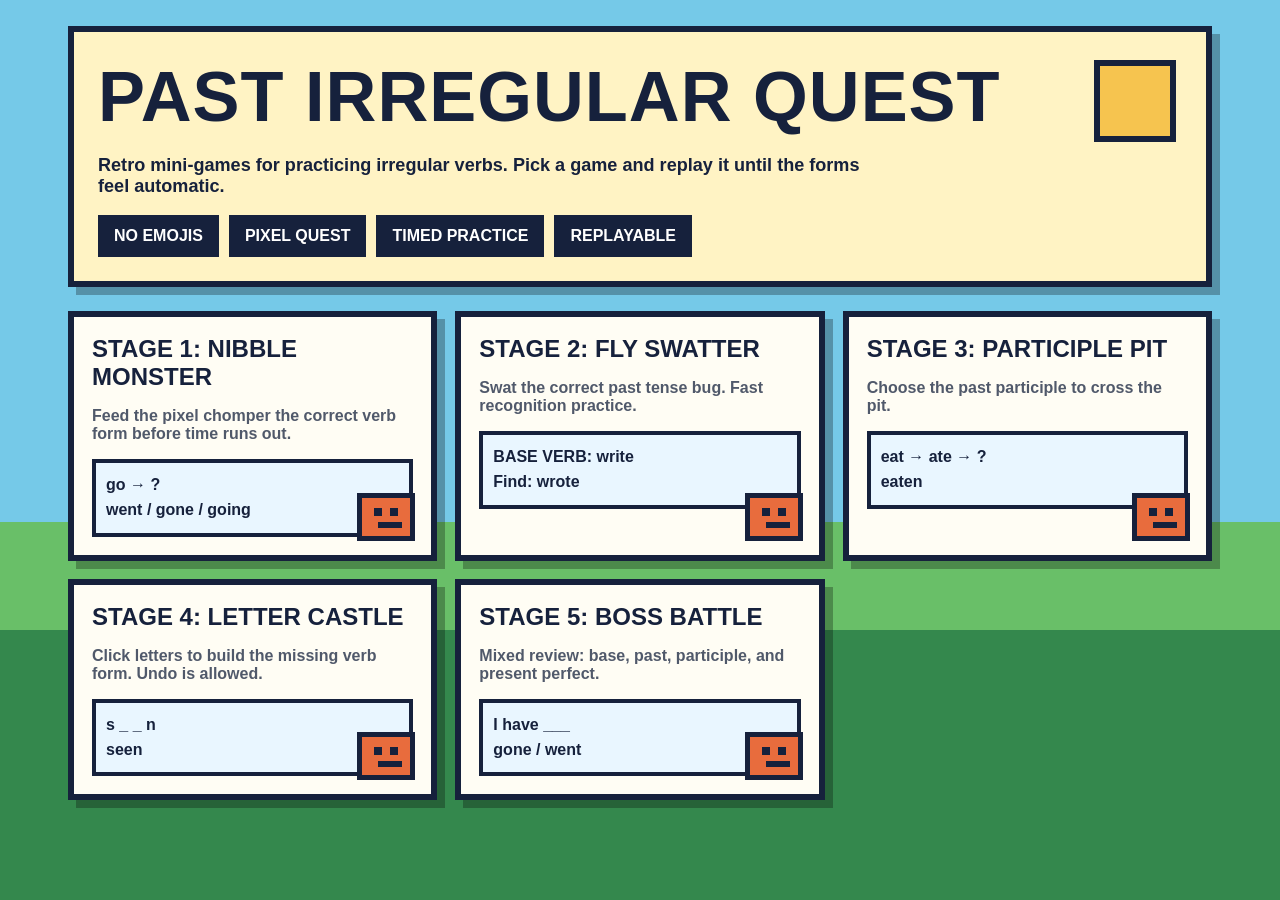
<file: index.html>
<!DOCTYPE html><html><head><meta charset="UTF-8"><meta name="viewport" content="width=device-width,initial-scale=1"><title>Past Irregular Quest</title><link rel="stylesheet" href="style.css"></head><body><div class="page"><section class="hero"><h1>Past Irregular Quest</h1><p>Retro mini-games for practicing irregular verbs. Pick a game and replay it until the forms feel automatic.</p><div class="badges"><div class="badge">NO EMOJIS</div><div class="badge">PIXEL QUEST</div><div class="badge">TIMED PRACTICE</div><div class="badge">REPLAYABLE</div></div></section><section class="map">
<a class="card" href="nibble_monster.html"><h2>Stage 1: Nibble Monster</h2><p>Feed the pixel chomper the correct verb form before time runs out.</p><div class="sample">go → ?<br>went / gone / going</div><div class="monster"><span></span></div></a>
<a class="card" href="fly_swatter.html"><h2>Stage 2: Fly Swatter</h2><p>Swat the correct past tense bug. Fast recognition practice.</p><div class="sample">BASE VERB: write<br>Find: wrote</div><div class="monster"><span></span></div></a>
<a class="card" href="participle_pit.html"><h2>Stage 3: Participle Pit</h2><p>Choose the past participle to cross the pit.</p><div class="sample">eat → ate → ?<br>eaten</div><div class="monster"><span></span></div></a>
<a class="card" href="letter_castle.html"><h2>Stage 4: Letter Castle</h2><p>Click letters to build the missing verb form. Undo is allowed.</p><div class="sample">s _ _ n<br>seen</div><div class="monster"><span></span></div></a>
<a class="card" href="boss_battle.html"><h2>Stage 5: Boss Battle</h2><p>Mixed review: base, past, participle, and present perfect.</p><div class="sample">I have ___<br>gone / went</div><div class="monster"><span></span></div></a>
</section></div></body></html>
</file>
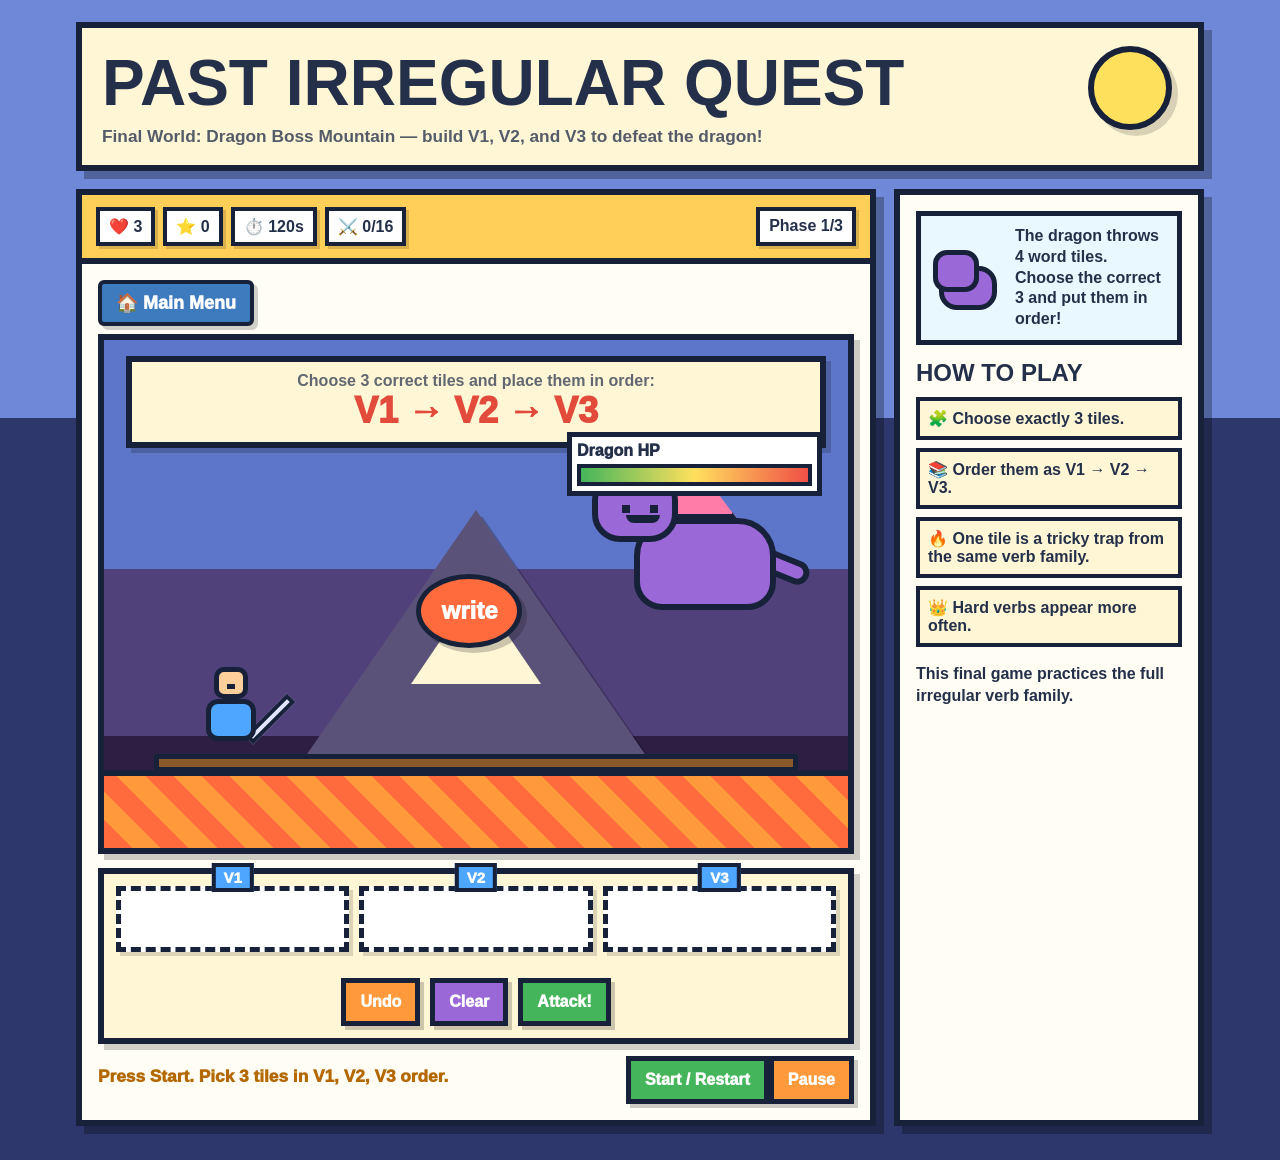
<file: boss_battle.html>
<!DOCTYPE html>
<html lang="en">
<head>
<meta charset="UTF-8">
<meta name="viewport" content="width=device-width,initial-scale=1">
<title>Past Irregular Quest - Dragon Boss Mountain</title>
<style>
:root{
  --ink:#24304a;--line:#17213a;--sky:#6f89d8;--night:#2d376b;--lava:#ff6b3d;
  --cream:#fff6d6;--yellow:#ffe05d;--orange:#ff9a3c;--pink:#ff7ba8;--red:#f04f46;
  --purple:#9b68d8;--blue:#4ea6ff;--green:#44b55a;--white:#fffdf4;--shadow:rgba(0,0,0,.28)
}
*{box-sizing:border-box}
body{margin:0;min-height:100vh;font-family:"Trebuchet MS","Century Gothic",Arial,sans-serif;color:var(--ink);background:radial-gradient(circle at 15% 14%,#fff 0 3px,transparent 4px),radial-gradient(circle at 55% 8%,#fff 0 3px,transparent 4px),radial-gradient(circle at 82% 18%,#fff 0 4px,transparent 5px),linear-gradient(var(--sky) 0 36%,var(--night) 36% 100%);overflow-x:hidden}
.page{max-width:1160px;margin:0 auto;padding:22px 16px 34px}
.header{background:var(--cream);border:6px solid var(--line);box-shadow:8px 8px 0 var(--shadow);padding:18px 20px;position:relative;overflow:hidden}
.header:after{content:"";position:absolute;right:26px;top:18px;width:72px;height:72px;background:var(--yellow);border:6px solid var(--line);border-radius:50%;box-shadow:6px 6px 0 rgba(0,0,0,.15)}
h1{margin:0;font-size:clamp(2rem,5vw,4rem);text-transform:uppercase}.subtitle{font-weight:900;font-size:1.08rem;margin-top:6px;color:rgba(36,48,74,.78)}
.layout{display:grid;grid-template-columns:1fr 310px;gap:18px;margin-top:18px}@media(max-width:930px){.layout{grid-template-columns:1fr}}
.panel,.side{background:var(--white);border:6px solid var(--line);box-shadow:8px 8px 0 var(--shadow)}
.topbar{padding:12px 14px;background:#ffcf58;border-bottom:6px solid var(--line);display:flex;justify-content:space-between;gap:10px;flex-wrap:wrap;font-weight:900}
.badges{display:flex;gap:8px;flex-wrap:wrap}.badge{background:#fff;border:4px solid var(--line);padding:6px 9px;box-shadow:3px 3px 0 rgba(0,0,0,.15)}
.gamewrap{padding:16px}
.battle{position:relative;width:100%;max-width:780px;min-height:520px;margin:0 auto;border:6px solid var(--line);background:linear-gradient(#5e76c9 0 45%,#51417b 45% 78%,#2d1e44 78% 100%);box-shadow:6px 6px 0 rgba(0,0,0,.2);overflow:hidden;padding:14px}
.mountain{position:absolute;bottom:78px;border-left:180px solid transparent;border-right:180px solid transparent;border-bottom:260px solid #5b527a;left:50%;transform:translateX(-50%);filter:drop-shadow(6px 6px 0 rgba(0,0,0,.22))}
.mountain:after{content:"";position:absolute;left:-65px;top:78px;border-left:65px solid transparent;border-right:65px solid transparent;border-bottom:96px solid #fff6d6}
.lava{position:absolute;left:0;right:0;bottom:0;height:78px;background:repeating-linear-gradient(45deg,#ff6b3d 0 20px,#ff9a3c 20px 40px);border-top:6px solid var(--line)}
.platform{position:absolute;left:50px;right:50px;bottom:76px;height:18px;background:#8b5a2b;border:5px solid var(--line)}
.dragon{position:absolute;right:72px;top:120px;width:190px;height:150px;z-index:5}
.dragonBody{position:absolute;right:0;bottom:0;width:142px;height:92px;background:#9b68d8;border:6px solid var(--line);border-radius:38px 38px 28px 28px}
.dragonHead{position:absolute;left:6px;top:12px;width:86px;height:70px;background:#9b68d8;border:6px solid var(--line);border-radius:28px}
.dragonHead:before{content:"";position:absolute;left:10px;top:-26px;border-left:14px solid transparent;border-right:14px solid transparent;border-bottom:32px solid #ffe05d}
.dragonEye{position:absolute;top:27px;width:8px;height:8px;background:var(--line)}.de1{left:24px}.de2{left:52px}
.dragonMouth{position:absolute;left:28px;bottom:13px;width:34px;height:8px;background:var(--line);border-radius:0 0 12px 12px}.wing{position:absolute;right:38px;top:-2px;width:72px;height:62px;background:#ff7ba8;border:6px solid var(--line);clip-path:polygon(0 100%,35% 0,100% 100%)}.tail{position:absolute;right:-35px;bottom:34px;width:70px;height:24px;background:#9b68d8;border:6px solid var(--line);border-radius:30px;transform:rotate(22deg)}
.dragon.hit{animation:dragonHit .28s}@keyframes dragonHit{0%{transform:translateX(0)}25%{transform:translateX(8px)}50%{transform:translateX(-8px)}75%{transform:translateX(5px)}100%{transform:translateX(0)}}
.hero{position:absolute;left:92px;bottom:99px;width:68px;height:82px;z-index:6}.heroHead{position:absolute;left:18px;top:0;width:34px;height:32px;background:#ffcf9b;border:5px solid var(--line);border-radius:10px}.heroBody{position:absolute;left:10px;top:32px;width:50px;height:42px;background:#4ea6ff;border:5px solid var(--line);border-radius:12px}.heroHead:before,.heroHead:after{content:"";position:absolute;top:12px;width:5px;height:5px;background:var(--line)}.heroHead:before{left:8px}.heroHead:after{right:8px}.sword{position:absolute;right:-12px;top:22px;width:12px;height:60px;background:#dfe8ff;border:4px solid var(--line);transform:rotate(45deg)}
.promptBox{position:absolute;left:22px;top:16px;right:22px;background:#fff6d6;border:6px solid var(--line);box-shadow:5px 5px 0 rgba(0,0,0,.18);padding:10px;text-align:center;z-index:15}
.promptBox .small{font-weight:900;color:rgba(36,48,74,.72)}.promptBox .verb{font-size:clamp(1.35rem,4vw,2.25rem);font-weight:1000;color:#e24a3b;text-transform:uppercase}
.hpWrap{position:absolute;right:26px;top:92px;width:255px;background:white;border:5px solid var(--line);z-index:20;padding:5px}.hpLabel{font-weight:1000;margin-bottom:4px}.hpBar{height:22px;background:#ddd;border:4px solid var(--line);overflow:hidden}.hpFill{height:100%;width:100%;background:linear-gradient(90deg,#44b55a,#ffe05d,#f04f46);transition:.25s}
.fireball{position:absolute;left:42%;top:46%;z-index:12;background:#ff6b3d;border:5px solid var(--line);border-radius:50%;padding:18px 20px;font-weight:1000;font-size:24px;box-shadow:5px 5px 0 rgba(0,0,0,.2);text-align:center;color:#fff}
.answerZone{margin-top:14px;border:6px solid var(--line);background:#fff6d6;padding:12px;box-shadow:6px 6px 0 rgba(0,0,0,.18)}
.slots{display:grid;grid-template-columns:repeat(3,1fr);gap:10px;margin-bottom:14px}
.slot{min-height:66px;background:#fff;border:5px dashed var(--line);display:flex;align-items:center;justify-content:center;font-size:22px;font-weight:1000;box-shadow:4px 4px 0 rgba(0,0,0,.14);position:relative}
.slot:before{position:absolute;top:-28px;left:50%;transform:translateX(-50%);background:var(--blue);color:white;border:4px solid var(--line);padding:2px 8px;font-size:15px}
#slot0:before{content:"V1"}#slot1:before{content:"V2"}#slot2:before{content:"V3"}
.tileGrid{display:grid;grid-template-columns:repeat(4,1fr);gap:10px}
@media(max-width:560px){.tileGrid{grid-template-columns:repeat(2,1fr)}.slots{grid-template-columns:1fr}}
.tile{min-height:58px;border:5px solid var(--line);background:#ffe05d;color:var(--line);font-size:21px;font-weight:1000;box-shadow:4px 4px 0 rgba(0,0,0,.16);cursor:pointer}.tile:hover{background:#ffed8a;transform:translateY(-2px)}.tile:disabled{opacity:.28;cursor:default;transform:none}
.actionRow{display:flex;gap:10px;flex-wrap:wrap;justify-content:center;margin-top:12px}
.controls{margin-top:12px;display:flex;gap:10px;justify-content:space-between;align-items:center;flex-wrap:wrap}
button{font-family:inherit;font-weight:1000;border:5px solid var(--line);background:#55a6ff;color:#fff;padding:10px 14px;box-shadow:4px 4px 0 rgba(0,0,0,.2);cursor:pointer;font-size:1rem}button:hover{filter:brightness(1.08)}button.orange{background:var(--orange)}button.green{background:var(--green)}button.pink{background:#ff7ba8}button.purple{background:var(--purple)}
#feedback{font-weight:1000;min-height:28px;font-size:1.08rem}.good{color:#238c3a}.bad{color:#d33a30}.warn{color:#b36800}
.battle.panic{animation:panicShake .15s infinite;border-color:#ff6b3d}@keyframes panicShake{0%{transform:translateX(0)}25%{transform:translateX(-3px)}50%{transform:translateX(3px)}75%{transform:translateX(-2px)}100%{transform:translateX(0)}}
.flashText{position:absolute;left:50%;top:46%;transform:translate(-50%,-50%);z-index:80;font-size:58px;font-weight:1000;color:#ffe05d;text-shadow:4px 4px 0 #fff,8px 8px 0 var(--line);animation:pop .75s forwards;pointer-events:none;white-space:nowrap}@keyframes pop{0%{transform:translate(-50%,-50%) scale(.25);opacity:0}35%{transform:translate(-50%,-50%) scale(1.15);opacity:1}100%{transform:translate(-50%,-80%) scale(.8);opacity:0}}
.side{padding:16px}.side h2{margin:0 0 10px;text-transform:uppercase}.dragon-card{display:grid;grid-template-columns:72px 1fr;gap:12px;align-items:center;background:#e9f8ff;border:5px solid var(--line);padding:10px;margin-bottom:14px}.miniDragon{width:66px;height:60px;position:relative}.miniDragon:before{content:"";position:absolute;left:8px;top:18px;width:48px;height:34px;background:#9b68d8;border:5px solid var(--line);border-radius:18px}.miniDragon:after{content:"";position:absolute;left:2px;top:2px;width:36px;height:32px;background:#9b68d8;border:5px solid var(--line);border-radius:14px}
.speech{font-weight:900;line-height:1.3}.legend{display:grid;gap:8px;margin-top:10px}.legend div{border:4px solid var(--line);background:#fff6d6;padding:8px;font-weight:900}
.end{display:none;position:fixed;inset:0;background:rgba(20,30,55,.72);z-index:90;align-items:center;justify-content:center;padding:20px}.endbox{background:#fff6d6;border:7px solid var(--line);box-shadow:10px 10px 0 rgba(0,0,0,.28);padding:22px;max-width:560px;text-align:center}.endbox h2{font-size:2.2rem;margin:0 0 8px;text-transform:uppercase}.progress{height:26px;border:5px solid var(--line);background:#fff;margin:12px 0;overflow:hidden}.progressfill{height:100%;background:linear-gradient(90deg,#44b55a,#ffe06b,#ff7ba8);width:20%}

.back-home-button{
  display:inline-block;
  margin-bottom:8px;
  padding:8px 14px;
  background:#3e7abe;
  color:white;
  text-decoration:none;
  font-size:18px;
  font-weight:1000;
  border:4px solid var(--line,#17213a);
  border-radius:6px;
  box-shadow:4px 4px 0 rgba(0,0,0,.18);
}
.back-home-button:hover{background:#2b5f97}

</style>
</head>
<body>
<div class="page">
<section class="header"><h1>Past Irregular Quest</h1><div class="subtitle">Final World: Dragon Boss Mountain — build V1, V2, and V3 to defeat the dragon!</div></section>
<main class="layout">
<section class="panel">
<div class="topbar"><div class="badges"><div class="badge">❤️ <span id="lives">3</span></div><div class="badge">⭐ <span id="score">0</span></div><div class="badge" id="timeBadge">⏱️ <span id="time">120</span>s</div><div class="badge">⚔️ <span id="hits">0</span>/16</div></div><div class="badge">Phase <span id="phase">1</span>/3</div></div>
<div class="gamewrap">
<a href="index.html" class="back-home-button">🏠 Main Menu</a>
<div class="battle" id="battle">
  <div class="mountain"></div><div class="lava"></div><div class="platform"></div>
  <div class="promptBox"><div class="small">Choose 3 correct tiles and place them in order:</div><div class="verb">V1 → V2 → V3</div></div>
  <div class="hpWrap"><div class="hpLabel">Dragon HP</div><div class="hpBar"><div class="hpFill" id="hpFill"></div></div></div>
  <div class="dragon" id="dragon"><div class="wing"></div><div class="tail"></div><div class="dragonBody"></div><div class="dragonHead"><div class="dragonEye de1"></div><div class="dragonEye de2"></div><div class="dragonMouth"></div></div></div>
  <div class="hero"><div class="sword"></div><div class="heroHead"></div><div class="heroBody"></div></div>
  <div class="fireball" id="fireball">write</div>
</div>
<div class="answerZone">
  <div class="slots"><div class="slot" id="slot0"></div><div class="slot" id="slot1"></div><div class="slot" id="slot2"></div></div>
  <div class="tileGrid" id="tiles"></div>
  <div class="actionRow"><button class="orange" onclick="undo()">Undo</button><button class="purple" onclick="clearSlots()">Clear</button><button class="green" onclick="checkAnswer()">Attack!</button></div>
</div>
<div class="controls"><div id="feedback" class="warn">Press Start. Pick 3 tiles in V1, V2, V3 order.</div><div><button class="green" onclick="startGame()">Start / Restart</button><button class="orange" onclick="pauseGame()">Pause</button></div></div>
</div>
</section>
<aside class="side">
<div class="dragon-card"><div class="miniDragon"></div><div class="speech" id="speech">The dragon throws 4 word tiles. Choose the correct 3 and put them in order!</div></div>
<h2>How to Play</h2>
<div class="legend"><div>🧩 Choose exactly 3 tiles.</div><div>📚 Order them as V1 → V2 → V3.</div><div>🔥 One tile is a tricky trap from the same verb family.</div><div>👑 Hard verbs appear more often.</div></div>
<p style="font-weight:900;line-height:1.4">This final game practices the full irregular verb family.</p>
</aside>
</main>
</div>
<div class="end" id="end"><div class="endbox"><h2 id="endTitle">Dragon Defeated!</h2><p id="endText">Great work!</p><div class="progress"><div class="progressfill" id="progressfill"></div></div><button class="green" onclick="closeEnd();startGame()">Play Again</button><button class="pink" onclick="closeEnd()">Back</button></div></div>
<script>
const easy=[["go","went","gone"],["eat","ate","eaten"],["see","saw","seen"],["run","ran","run"],["come","came","come"],["do","did","done"],["make","made","made"],["take","took","taken"],["give","gave","given"],["have","had","had"]];
const medium=[["bring","brought","brought"],["buy","bought","bought"],["catch","caught","caught"],["teach","taught","taught"],["think","thought","thought"],["find","found","found"],["tell","told","told"],["sell","sold","sold"],["send","sent","sent"],["keep","kept","kept"]];
const hard=[["choose","chose","chosen"],["drive","drove","driven"],["forget","forgot","forgotten"],["speak","spoke","spoken"],["ride","rode","ridden"],["write","wrote","written"],["throw","threw","thrown"],["know","knew","known"],["swim","swam","swum"],["drink","drank","drunk"]];
const trapMap={
go:["goed","goes","going","gone"],
eat:["eated","eats","eating","ate"],
see:["seed","sees","seeing","saw"],
run:["runned","runs","running","ran"],
come:["comed","comes","coming","came"],
do:["doed","does","doing","did"],
make:["maked","makes","making","made"],
take:["taked","takes","taking","took"],
give:["gived","gives","giving","gave"],
have:["haved","has","having","had"],
bring:["bringed","brung","brings","broughten"],
buy:["buyed","buys","buying","boughten"],
catch:["catched","catches","catching","caughted"],
teach:["teached","teaches","teaching","taughted"],
think:["thinked","thinks","thinking","thoughted"],
find:["finded","finds","finding","founden"],
tell:["telled","tells","telling","tolded"],
sell:["selled","sells","selling","solded"],
send:["sended","sends","sending","sented"],
keep:["keeped","keeps","keeping","kepted"],
choose:["choosed","chooses","choosing","chosed"],
drive:["drived","drives","driving","droven"],
forget:["forgetted","forgets","forgetting","forgoten"],
speak:["speaked","speaks","speaking","spoked"],
ride:["rided","rides","riding","roden"],
write:["writed","writes","writing","writen"],
throw:["throwed","throws","throwing","throwen"],
know:["knowed","knows","knowing","knewn"],
swim:["swimmed","swims","swimming","swamed"],
drink:["drinked","drinks","drinking","drunken"]
};
let score,lives,time,hits,phase,paused,timer,current,answer,selected=[],used=[],started=false,locked=false,lastBeep=99;
const battle=document.getElementById("battle"),dragon=document.getElementById("dragon"),tiles=document.getElementById("tiles"),fireball=document.getElementById("fireball");
function pick(a){return a[Math.floor(Math.random()*a.length)]}function shuffle(a){return a.sort(()=>Math.random()-.5)}
function startGame(){clearInterval(timer);score=0;lives=3;time=120;hits=0;phase=1;paused=false;started=true;locked=false;lastBeep=99;battle.classList.remove("panic");document.getElementById("timeBadge").classList.remove("danger");newQuestion();ui();fb("Choose V1, V2, V3 in order!","warn");say("Final battle! Build the verb family!");timer=setInterval(()=>{if(!paused){time--;panicTick();if(time<=0)end(false);ui()}},1000)}
function pauseGame(){if(!started)return;paused=!paused;fb(paused?"Paused.":"Fight!","warn")}
function ui(){document.getElementById("score").textContent=score;document.getElementById("lives").textContent=lives;document.getElementById("time").textContent=time;document.getElementById("hits").textContent=hits;document.getElementById("phase").textContent=phase;document.getElementById("hpFill").style.width=Math.max(0,100-(hits/16*100))+"%"}
function newQuestion(){
 locked=false;selected=[];used=[];clearSlotText();
 phase=hits<5?1:hits<10?2:3;
 const pool=phase===1?easy.concat(medium,hard):phase===2?medium.concat(hard,hard):hard.concat(hard,hard,hard,medium);
 current=pick(pool);answer=[...current];fireball.textContent=current[0];
 let possibleTraps=(trapMap[current[0]]||[current[0]+"ed",current[0]+"s",current[0]+"ing"]).filter(t=>!answer.includes(t));
let trap=pick(possibleTraps);
 let opts=shuffle([...answer,trap]);
 tiles.innerHTML="";
 opts.forEach((w,i)=>{let b=document.createElement("button");b.className="tile";b.textContent=w;b.onclick=()=>pickTile(w,i,b);tiles.appendChild(b)});
}
function pickTile(w,i,b){if(locked||paused||!started||used.includes(i)||selected.length>=3)return;selected.push(w);used.push(i);b.disabled=true;document.getElementById("slot"+(selected.length-1)).textContent=w}
function undo(){if(locked||selected.length===0)return;selected.pop();used.pop();renderTileDisabled();clearSlotText();selected.forEach((w,i)=>document.getElementById("slot"+i).textContent=w)}
function clearSlots(){if(locked)return;selected=[];used=[];renderTileDisabled();clearSlotText()}
function renderTileDisabled(){[...tiles.children].forEach((b,i)=>b.disabled=used.includes(i))}
function clearSlotText(){for(let i=0;i<3;i++)document.getElementById("slot"+i).textContent=""}
function checkAnswer(){
 if(locked||paused||!started)return;
 if(selected.length<3){fb("Choose 3 tiles first: V1, V2, V3.","bad");beep("bad");return}
 locked=true;
 const ok=JSON.stringify(selected)===JSON.stringify(answer);
 if(ok){
   hits++;score+=phase===3?20:15;dragon.classList.add("hit");setTimeout(()=>dragon.classList.remove("hit"),300);
   flash("HIT!");beep("good");say(pick(["Perfect family!","Dragon weakened!","V1, V2, V3 power!"]));fb("Correct! "+answer.join(" → "),"good");
   if(hits>=16){setTimeout(()=>end(true),750);ui();return}
   setTimeout(()=>{newQuestion();ui()},850);
 }else{
   lives--;beep("bad");flash("OUCH!");fb("Wrong order! Correct: "+answer.join(" → "),"bad");say("The dragon attacks!");
   if(lives<=0){setTimeout(()=>end(false),800);ui();return}
   setTimeout(()=>{newQuestion();ui()},1250);
 }
 ui();
}
function flash(txt){const f=document.createElement("div");f.className="flashText";f.textContent=txt;battle.appendChild(f);setTimeout(()=>f.remove(),800)}
function fb(m,cl){let e=document.getElementById("feedback");e.textContent=m;e.className=cl}
function say(m){document.getElementById("speech").textContent=m}
function panicTick(){const tb=document.getElementById("timeBadge");if(time<=20){tb.classList.add("danger");battle.classList.add("panic")}if(time<=10&&time!==lastBeep){beep("tick");flash(time);lastBeep=time}}
function beep(type){try{const a=new(window.AudioContext||window.webkitAudioContext)(),o=a.createOscillator(),g=a.createGain();o.connect(g);g.connect(a.destination);o.frequency.value=type==="bad"?160:type==="tick"?520:880;g.gain.value=type==="tick"?.055:.08;o.type=type==="tick"?"sawtooth":"square";o.start();o.stop(a.currentTime+(type==="tick"?.08:.14))}catch(e){}}
function end(win){clearInterval(timer);started=false;battle.classList.remove("panic");document.getElementById("end").style.display="flex";document.getElementById("endTitle").textContent=win?"Dragon Defeated!":"Try Again!";document.getElementById("endText").innerHTML=win?`Score: <b>${score}</b><br>Dragon defeated. Past Irregular Quest complete!`:`Score: <b>${score}</b><br>Hits landed: <b>${hits}</b>/16<br>Train and fight again!`;document.getElementById("progressfill").style.width=Math.min(100,hits/16*100)+"%"}
function closeEnd(){document.getElementById("end").style.display="none"}
</script>
</body>
</html>
</file>
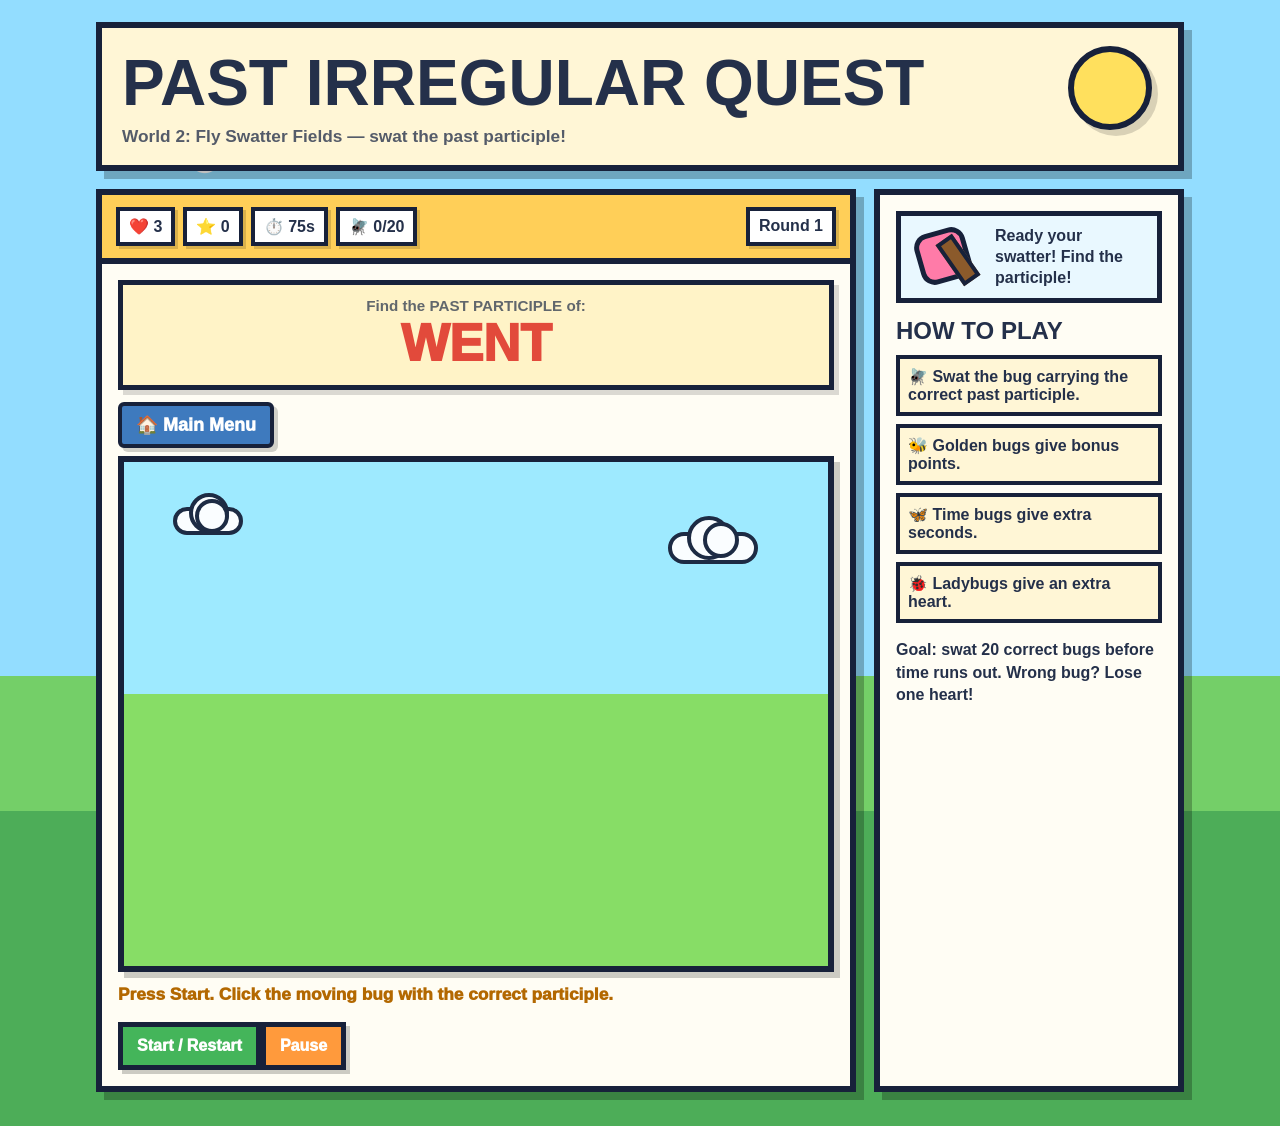
<file: fly_swatter.html>
<!DOCTYPE html>
<html lang="en">
<head>
<meta charset="UTF-8">
<meta name="viewport" content="width=device-width,initial-scale=1">
<title>Past Irregular Quest - Fly Swatter Fields</title>
<style>
:root{
  --ink:#24304a;--line:#17213a;--sky:#93ddff;--grass:#74cf68;--hill:#4dad58;
  --cream:#fff6d6;--yellow:#ffe05d;--orange:#ff9a3c;--pink:#ff7ba8;--red:#f04f46;
  --purple:#9b68d8;--blue:#4ea6ff;--green:#44b55a;--white:#fffdf4;--shadow:rgba(0,0,0,.25)
}
*{box-sizing:border-box}
body{
  margin:0;min-height:100vh;font-family:"Trebuchet MS","Century Gothic",Arial,sans-serif;color:var(--ink);
  background:
    radial-gradient(circle at 11% 13%,#fff 0 18px,transparent 19px),
    radial-gradient(circle at 16% 14%,#fff 0 15px,transparent 16px),
    radial-gradient(circle at 82% 10%,#fff 0 22px,transparent 23px),
    linear-gradient(var(--sky) 0 60%,var(--grass) 60% 72%,var(--hill) 72%);
  overflow-x:hidden;
}
.page{max-width:1120px;margin:0 auto;padding:22px 16px 34px}
.header{background:var(--cream);border:6px solid var(--line);box-shadow:8px 8px 0 var(--shadow);padding:18px 20px;position:relative;overflow:hidden}
.header:after{content:"";position:absolute;right:26px;top:18px;width:72px;height:72px;background:var(--yellow);border:6px solid var(--line);border-radius:50%;box-shadow:6px 6px 0 rgba(0,0,0,.15)}
h1{margin:0;font-size:clamp(2rem,5vw,4rem);text-transform:uppercase}.subtitle{font-weight:900;font-size:1.08rem;margin-top:6px;color:rgba(36,48,74,.78)}
.layout{display:grid;grid-template-columns:1fr 310px;gap:18px;margin-top:18px}@media(max-width:900px){.layout{grid-template-columns:1fr}}
.panel,.side{background:var(--white);border:6px solid var(--line);box-shadow:8px 8px 0 var(--shadow)}
.topbar{padding:12px 14px;background:#ffcf58;border-bottom:6px solid var(--line);display:flex;justify-content:space-between;gap:10px;flex-wrap:wrap;font-weight:900}
.badges{display:flex;gap:8px;flex-wrap:wrap}.badge{background:#fff;border:4px solid var(--line);padding:6px 9px;box-shadow:3px 3px 0 rgba(0,0,0,.15)}
.gamewrap{padding:16px}.prompt{background:#fff3c7;border:5px solid var(--line);padding:12px;margin-bottom:12px;text-align:center;box-shadow:5px 5px 0 rgba(0,0,0,.14)}
.prompt .small{font-size:.95rem;font-weight:900;color:rgba(36,48,74,.72)}.prompt .verb{font-size:clamp(2rem,5vw,3.2rem);font-weight:1000;text-transform:uppercase;color:#e24a3b}
#field{position:relative;width:100%;max-width:760px;aspect-ratio:1/.72;margin:0 auto;border:6px solid var(--line);background:linear-gradient(#9eeaff 0 46%,#87dd66 46% 100%);box-shadow:6px 6px 0 rgba(0,0,0,.2);overflow:hidden;cursor:crosshair}
.cloud{position:absolute;background:white;border:4px solid var(--line);border-radius:999px;opacity:.95}.cloud:before,.cloud:after{content:"";position:absolute;background:white;border:4px solid var(--line);border-radius:50%}
.c1{left:7%;top:9%;width:70px;height:28px}.c1:before{left:12px;top:-18px;width:32px;height:32px}.c1:after{right:10px;top:-12px;width:26px;height:26px}
.c2{right:10%;top:14%;width:90px;height:32px}.c2:before{left:15px;top:-20px;width:36px;height:36px}.c2:after{right:15px;top:-14px;width:28px;height:28px}
.flower{position:absolute;width:10px;height:10px;border-radius:50%;background:var(--pink);border:2px solid var(--line)}
.bug{
  position:absolute;width:118px;height:62px;display:flex;align-items:center;justify-content:center;
  font-weight:1000;color:var(--line);text-align:center;user-select:none;transition:transform .08s;
}
.bug:hover{transform:scale(1.08)}
.bug-body{position:absolute;inset:12px 16px 10px;border:5px solid var(--line);border-radius:24px;background:#6cc6ff;box-shadow:4px 4px 0 rgba(0,0,0,.17)}
.bug.bee .bug-body{background:repeating-linear-gradient(90deg,#ffe05d 0 16px,#ff9a3c 16px 30px)}
.bug.lady .bug-body{background:#f04f46}
.bug.butter .bug-body{background:linear-gradient(90deg,#ff7ba8,#ffe05d,#49a6ff)}
.wing{position:absolute;width:33px;height:28px;background:rgba(255,255,255,.8);border:4px solid var(--line);border-radius:50%;top:0}
.w1{left:12px}.w2{right:12px}
.eye{position:absolute;width:7px;height:7px;background:var(--line);top:26px;z-index:2}.e1{left:34px}.e2{right:34px}
.word{position:relative;z-index:4;background:rgba(255,255,255,.78);border:3px solid var(--line);padding:3px 8px;font-size:18px;box-shadow:2px 2px 0 rgba(0,0,0,.12)}
.splat{position:absolute;z-index:20;pointer-events:none;font-size:42px;font-weight:1000;color:#f04f46;text-shadow:3px 3px 0 #fff,5px 5px 0 var(--line);animation:pop .34s forwards}
@keyframes pop{0%{transform:scale(.3) rotate(-15deg);opacity:0}50%{transform:scale(1.2) rotate(8deg);opacity:1}100%{transform:scale(.8);opacity:0}}
.controls{margin-top:12px;display:flex;gap:10px;justify-content:space-between;align-items:center;flex-wrap:wrap}
button{font-family:inherit;font-weight:1000;border:5px solid var(--line);background:#55a6ff;color:#fff;padding:10px 14px;box-shadow:4px 4px 0 rgba(0,0,0,.2);cursor:pointer;font-size:1rem}
button:hover{filter:brightness(1.08)}button.orange{background:var(--orange)}button.green{background:var(--green)}button.pink{background:#ff7ba8}
#feedback{font-weight:1000;min-height:28px;font-size:1.08rem}.good{color:#238c3a}.bad{color:#d33a30}.warn{color:#b36800}
.side{padding:16px}.side h2{margin:0 0 10px;text-transform:uppercase}
.swatter-card{display:grid;grid-template-columns:72px 1fr;gap:12px;align-items:center;background:#e9f8ff;border:5px solid var(--line);padding:10px;margin-bottom:14px}
.swatter{width:62px;height:62px;position:relative}.swatter:before{content:"";position:absolute;left:6px;top:4px;width:42px;height:42px;background:#ff7ba8;border:5px solid var(--line);border-radius:14px;transform:rotate(-16deg)}.swatter:after{content:"";position:absolute;right:5px;bottom:3px;width:12px;height:42px;background:#8b5a2b;border:4px solid var(--line);transform:rotate(-35deg)}
.speech{font-weight:900;line-height:1.3}.legend{display:grid;gap:8px;margin-top:10px}.legend div{border:4px solid var(--line);background:#fff6d6;padding:8px;font-weight:900}
.end{display:none;position:fixed;inset:0;background:rgba(20,30,55,.72);z-index:50;align-items:center;justify-content:center;padding:20px}
.endbox{background:#fff6d6;border:7px solid var(--line);box-shadow:10px 10px 0 rgba(0,0,0,.28);padding:22px;max-width:560px;text-align:center}.endbox h2{font-size:2.2rem;margin:0 0 8px;text-transform:uppercase}
.progress{height:26px;border:5px solid var(--line);background:#fff;margin:12px 0;overflow:hidden}.progressfill{height:100%;background:linear-gradient(90deg,#44b55a,#ffe06b,#ff7ba8);width:20%}

.back-home-button{
  display:inline-block;
  margin-bottom:8px;
  padding:8px 14px;
  background:#3e7abe;
  color:white;
  text-decoration:none;
  font-size:18px;
  font-weight:1000;
  border:4px solid var(--line,#17213a);
  border-radius:6px;
  box-shadow:4px 4px 0 rgba(0,0,0,.18);
}
.back-home-button:hover{background:#2b5f97}

</style>
</head>
<body>
<div class="page">
<section class="header"><h1>Past Irregular Quest</h1><div class="subtitle">World 2: Fly Swatter Fields — swat the past participle!</div></section>
<main class="layout">
<section class="panel">
<div class="topbar"><div class="badges"><div class="badge">❤️ <span id="lives">3</span></div><div class="badge">⭐ <span id="score">0</span></div><div class="badge">⏱️ <span id="time">75</span>s</div><div class="badge">🪰 <span id="swatted">0</span>/20</div></div><div class="badge">Round <span id="round">1</span></div></div>
<div class="gamewrap">
<div class="prompt"><div class="small">Find the PAST PARTICIPLE of:</div><div class="verb" id="pastVerb">went</div></div>
<a href="index.html" class="back-home-button">🏠 Main Menu</a>
<div id="field"><div class="cloud c1"></div><div class="cloud c2"></div></div>
<div class="controls"><div id="feedback" class="warn">Press Start. Click the moving bug with the correct participle.</div><div><button class="green" onclick="startGame()">Start / Restart</button><button class="orange" onclick="pauseGame()">Pause</button></div></div>
</div>
</section>
<aside class="side">
<div class="swatter-card"><div class="swatter"></div><div class="speech" id="speech">Ready your swatter! Find the participle!</div></div>
<h2>How to Play</h2>
<div class="legend"><div>🪰 Swat the bug carrying the correct past participle.</div><div>🐝 Golden bugs give bonus points.</div><div>🦋 Time bugs give extra seconds.</div><div>🐞 Ladybugs give an extra heart.</div></div>
<p style="font-weight:900;line-height:1.4">Goal: swat 20 correct bugs before time runs out. Wrong bug? Lose one heart!</p>
</aside>
</main>
</div>
<div class="end" id="end"><div class="endbox"><h2 id="endTitle">Fly Swatter Champion!</h2><p id="endText">Great work!</p><div class="progress"><div class="progressfill" id="progressfill"></div></div><button class="green" onclick="closeEnd();startGame()">Play Again</button><button class="pink" onclick="closeEnd()">Back</button></div></div>
<script>
const sets=[
[["went","gone","go"],["ate","eaten","eat"],["saw","seen","see"],["ran","run","run"],["came","come","come"],["did","done","do"],["made","made","make"],["took","taken","take"],["gave","given","give"],["had","had","have"]],
[["brought","brought","bring"],["bought","bought","buy"],["caught","caught","catch"],["taught","taught","teach"],["thought","thought","think"],["found","found","find"],["told","told","tell"],["sold","sold","sell"],["sent","sent","send"],["kept","kept","keep"]],
[["chose","chosen","choose"],["drove","driven","drive"],["forgot","forgotten","forget"],["spoke","spoken","speak"],["rode","ridden","ride"],["wrote","written","write"],["threw","thrown","throw"],["knew","known","know"],["swam","swum","swim"],["drank","drunk","drink"]]
];
const fake={
go:["goes","goed","going"],eat:["eats","eated","eating"],see:["sees","seed","seeing"],run:["runs","runned","running"],come:["comes","comed","coming"],do:["does","doed","doing"],make:["makes","maked","making"],take:["takes","taked","taking"],give:["gives","gived","giving"],have:["has","haved","having"],
bring:["brings","bringed","brung"],buy:["buys","buyed","buying"],catch:["catches","catched","catching"],teach:["teaches","teached","teaching"],think:["thinks","thinked","thinking"],find:["finds","finded","finding"],tell:["tells","telled","telling"],sell:["sells","selled","selling"],send:["sends","sended","sending"],keep:["keeps","keeped","keeping"],
choose:["chooses","choosed","choosing"],drive:["drives","drived","driving"],forget:["forgets","forgetted","forgetting"],speak:["speaks","speaked","speaking"],ride:["rides","rided","riding"],write:["writes","writed","writing"],throw:["throws","throwed","throwing"],know:["knows","knowed","knowing"],swim:["swims","swimmed","swimming"],drink:["drinks","drinked","drinking"]
};
let score,lives,time,swatted,round,paused,timer,loop,current,bugs,started=false;
const field=document.getElementById("field");
function pick(a){return a[Math.floor(Math.random()*a.length)]}
function shuffle(a){return a.sort(()=>Math.random()-.5)}
function startGame(){clearInterval(timer);clearInterval(loop);score=0;lives=3;time=75;swatted=0;round=1;paused=false;started=true;newQuestion();ui();timer=setInterval(()=>{if(!paused){time--;if(time<=0)end(false);ui()}},1000);loop=setInterval(moveBugs,35);fb("Swat the correct participle!","warn");say("Ready your swatter!")}
function pauseGame(){if(!started)return;paused=!paused;fb(paused?"Paused.":"Go! Swat the correct bug!","warn")}
function ui(){document.getElementById("score").textContent=score;document.getElementById("lives").textContent=lives;document.getElementById("time").textContent=time;document.getElementById("swatted").textContent=swatted;document.getElementById("round").textContent=round}
function newQuestion(){clearBugs();current=pick(sets[round-1]);document.getElementById("pastVerb").textContent=current[0];spawnBugs()}
function clearBugs(){[...field.querySelectorAll(".bug,.splat,.flower")].forEach(e=>e.remove())}
function spawnBugs(){
  bugs=[];
  for(let i=0;i<24;i++){let fl=document.createElement("div");fl.className="flower";fl.style.left=(Math.random()*94+2)+"%";fl.style.top=(Math.random()*42+54)+"%";field.appendChild(fl)}
  const count=round===1?4:round===2?6:8;
  const base=current[2], correct=current[1];
  let words=[{word:correct,type:"correct"}];
  shuffle([...(fake[base]||[base+"ed",base+"s",base+"ing"])]).slice(0,count-1).forEach(w=>words.push({word:w,type:"wrong"}));
  if(Math.random()<.35)words.push({word:"+30",type:"bonus"});
  if(Math.random()<.25)words.push({word:"+10s",type:"time"});
  if(Math.random()<.18)words.push({word:"+❤️",type:"heart"});
  words.forEach(w=>makeBug(w));
}
function makeBug(data){
  const b=document.createElement("div");b.className="bug";
  if(data.type==="bonus")b.classList.add("bee"); if(data.type==="time")b.classList.add("butter"); if(data.type==="heart")b.classList.add("lady");
  b.innerHTML='<div class="wing w1"></div><div class="wing w2"></div><div class="bug-body"></div><div class="eye e1"></div><div class="eye e2"></div><div class="word">'+data.word+'</div>';
  field.appendChild(b);
  const rect=field.getBoundingClientRect();
  const bug={el:b,type:data.type,word:data.word,x:Math.random()*(field.clientWidth-130)+5,y:Math.random()*(field.clientHeight-100)+55,vx:(Math.random()>.5?1:-1)*(1.2+round*.35+Math.random()*1.2),vy:(Math.random()>.5?1:-1)*(1+round*.28+Math.random()*.9)};
  b.style.left=bug.x+"px";b.style.top=bug.y+"px";
  b.onclick=(e)=>hitBug(e,bug);
  bugs.push(bug);
}
function moveBugs(){if(paused||!started)return;bugs.forEach(b=>{b.x+=b.vx;b.y+=b.vy;if(b.x<0||b.x>field.clientWidth-120)b.vx*=-1;if(b.y<42||b.y>field.clientHeight-70)b.vy*=-1;b.el.style.left=b.x+"px";b.el.style.top=b.y+"px"})}
function hitBug(e,b){
  if(paused||!started)return;
  splat(e.offsetX+b.x,e.offsetY+b.y);
  if(b.type==="correct"){
    score+=10;swatted++;fb("SPLAT! "+current[0]+" → "+current[1],"good");say(pick(["Splat!","Great swat!","Participle power!"]));beep("good");
    if(swatted===7)round=2;if(swatted===14)round=3;if(swatted>=20){end(true);return}
    newQuestion();
  }else if(b.type==="bonus"){score+=30;fb("Golden bug! +30 points!","good");beep("bonus");removeBug(b)}
  else if(b.type==="time"){time+=10;fb("Time butterfly! +10 seconds!","good");beep("bonus");removeBug(b)}
  else if(b.type==="heart"){lives=Math.min(5,lives+1);fb("Ladybug heart! +1 life!","good");beep("bonus");removeBug(b)}
  else{lives--;fb("Oops! "+b.word+" is not the participle of "+current[2]+".","bad");say("Wrong bug! Try again!");beep("bad");removeBug(b);if(lives<=0){end(false);return}}
  ui();
}
function removeBug(b){b.el.remove();bugs=bugs.filter(x=>x!==b)}
function splat(x,y){const s=document.createElement("div");s.className="splat";s.textContent="SPLAT!";s.style.left=x-45+"px";s.style.top=y-25+"px";field.appendChild(s);setTimeout(()=>s.remove(),350)}
function fb(m,cl){let e=document.getElementById("feedback");e.textContent=m;e.className=cl}
function say(m){document.getElementById("speech").textContent=m}
function beep(type){try{const a=new(window.AudioContext||window.webkitAudioContext)(),o=a.createOscillator(),g=a.createGain();o.connect(g);g.connect(a.destination);o.frequency.value=type==="bad"?170:type==="bonus"?980:740;g.gain.value=.08;o.type="square";o.start();o.stop(a.currentTime+.12)}catch(e){}}
function end(win){clearInterval(timer);clearInterval(loop);started=false;document.getElementById("end").style.display="flex";document.getElementById("endTitle").textContent=win?"Fly Swatter Champion!":"Try Again!";document.getElementById("endText").innerHTML=`Score: <b>${score}</b><br>Correct bugs swatted: <b>${swatted}</b>/20`;document.getElementById("progressfill").style.width=Math.min(100,swatted/20*100)+"%"}
function closeEnd(){document.getElementById("end").style.display="none"}
</script>
</body>
</html>
</file>
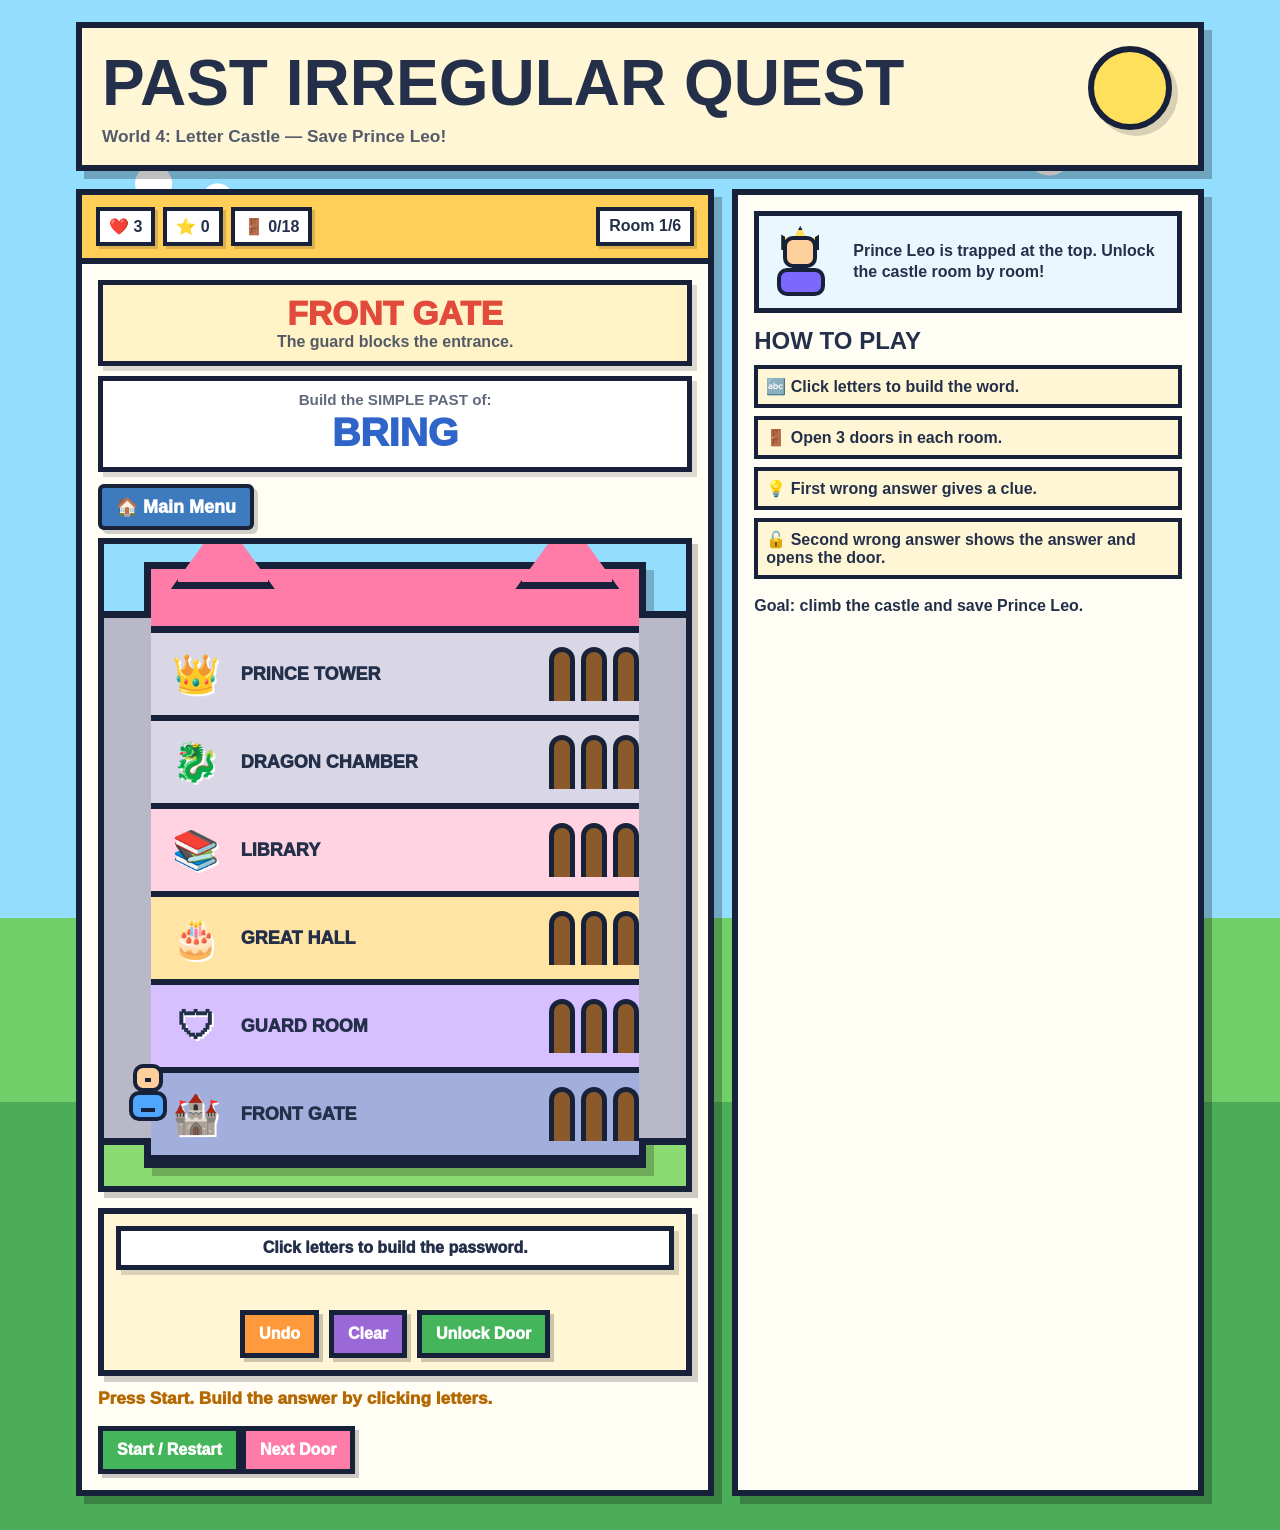
<file: letter_castle.html>
<!DOCTYPE html>
<html lang="en">
<head>
<meta charset="UTF-8">
<meta name="viewport" content="width=device-width,initial-scale=1">
<title>Past Irregular Quest - Letter Castle</title>
<style>
:root{
  --ink:#24304a;--line:#17213a;--sky:#93ddff;--grass:#70cf68;--hill:#4cad58;
  --cream:#fff6d6;--yellow:#ffe05d;--orange:#ff9a3c;--pink:#ff7ba8;--red:#f04f46;
  --purple:#9b68d8;--blue:#4ea6ff;--green:#44b55a;--white:#fffdf4;--stone:#b9b8c8;
  --darkstone:#89879d;--shadow:rgba(0,0,0,.25)
}
*{box-sizing:border-box}
body{
  margin:0;min-height:100vh;font-family:"Trebuchet MS","Century Gothic",Arial,sans-serif;color:var(--ink);
  background:
    radial-gradient(circle at 12% 12%,#fff 0 18px,transparent 19px),
    radial-gradient(circle at 17% 13%,#fff 0 15px,transparent 16px),
    radial-gradient(circle at 82% 10%,#fff 0 22px,transparent 23px),
    linear-gradient(var(--sky) 0 60%,var(--grass) 60% 72%,var(--hill) 72%);
  overflow-x:hidden;
}
.page{max-width:1160px;margin:0 auto;padding:22px 16px 34px}
.header{background:var(--cream);border:6px solid var(--line);box-shadow:8px 8px 0 var(--shadow);padding:18px 20px;position:relative;overflow:hidden}
.header:after{content:"";position:absolute;right:26px;top:18px;width:72px;height:72px;background:var(--yellow);border:6px solid var(--line);border-radius:50%;box-shadow:6px 6px 0 rgba(0,0,0,.15)}
h1{margin:0;font-size:clamp(2rem,5vw,4rem);text-transform:uppercase}
.subtitle{font-weight:900;font-size:1.08rem;margin-top:6px;color:rgba(36,48,74,.78)}
.layout{display:grid;grid-template-columns:1.15fr .85fr;gap:18px;margin-top:18px}
@media(max-width:950px){.layout{grid-template-columns:1fr}}
.panel,.side{background:var(--white);border:6px solid var(--line);box-shadow:8px 8px 0 var(--shadow)}
.topbar{padding:12px 14px;background:#ffcf58;border-bottom:6px solid var(--line);display:flex;justify-content:space-between;gap:10px;flex-wrap:wrap;font-weight:900}
.badges{display:flex;gap:8px;flex-wrap:wrap}.badge{background:#fff;border:4px solid var(--line);padding:6px 9px;box-shadow:3px 3px 0 rgba(0,0,0,.15)}
.gamewrap{padding:16px}
.roomTitle{background:#fff3c7;border:5px solid var(--line);padding:10px;margin-bottom:10px;text-align:center;box-shadow:5px 5px 0 rgba(0,0,0,.14)}
.roomTitle .room{font-size:clamp(1.35rem,4vw,2.1rem);font-weight:1000;text-transform:uppercase;color:#e24a3b}
.roomTitle .dialogue{font-weight:900;color:rgba(36,48,74,.78)}
.prompt{background:#fff;border:5px solid var(--line);padding:10px;margin-bottom:12px;text-align:center;box-shadow:5px 5px 0 rgba(0,0,0,.14)}
.prompt .small{font-size:.95rem;font-weight:900;color:rgba(36,48,74,.72)}
.prompt .verb{font-size:clamp(1.55rem,4vw,2.45rem);font-weight:1000;text-transform:uppercase;color:#2f65c8;line-height:1.25}
.crossWrap{padding:16px}
.crossCastle{
  position:relative;
  width:100%;
  min-height:650px;
  border:6px solid var(--line);
  background:linear-gradient(#93ddff 0 24%,#8cdb72 24% 100%);
  box-shadow:6px 6px 0 rgba(0,0,0,.2);
  overflow:hidden;
  padding:18px;
}
.castleShell{
  width:min(520px,92%);
  margin:0 auto;
  border:7px solid var(--line);
  background:var(--stone);
  box-shadow:8px 8px 0 rgba(0,0,0,.22);
  position:relative;
}
.castleShell:before,.castleShell:after{
  content:"";position:absolute;top:42px;width:74px;height:520px;background:var(--stone);border:7px solid var(--line);z-index:0;
}
.castleShell:before{left:-72px}.castleShell:after{right:-72px}
.roofTop{
  width:100%;height:64px;background:var(--pink);border-bottom:7px solid var(--line);position:relative;z-index:2;
}
.roofTop:before,.roofTop:after{
  content:"";position:absolute;top:-52px;width:90px;height:58px;background:var(--pink);border:7px solid var(--line);
  clip-path:polygon(50% 0,100% 100%,0 100%);
}
.roofTop:before{left:20px}.roofTop:after{right:20px}
.roomRow{
  position:relative;z-index:3;
  height:88px;border-bottom:6px solid var(--line);display:grid;grid-template-columns:90px 1fr 90px;
  align-items:center;background:#d9d7e5;
}
.roomRow:nth-child(3){background:#ffd3e1}.roomRow:nth-child(4){background:#ffe4a3}.roomRow:nth-child(5){background:#d7c0ff}.roomRow:nth-child(6){background:#a2aedc}.roomRow:nth-child(7){background:#ffcbdf}
.roomRow.active{outline:7px solid #ffe05d;z-index:8;animation:activePulse .8s infinite alternate}
@keyframes activePulse{from{filter:brightness(1)}to{filter:brightness(1.15)}}
.roomIcon{font-size:38px;text-align:center;font-weight:1000;text-shadow:2px 2px 0 #fff}
.roomName{font-weight:1000;text-transform:uppercase;font-size:18px}
.doorLine{display:flex;gap:6px;justify-content:center}
.miniDoor{
  width:42px;height:54px;background:#8b5a2b;border:5px solid var(--line);border-bottom:0;border-radius:20px 20px 0 0;
  position:relative;transition:.3s
}
.miniDoor.open{height:16px;background:#ffcf58;align-self:end}
.miniDoor.current{box-shadow:0 0 0 5px #fff,0 0 0 10px #ffe05d}
.pixelHero{
  position:absolute;z-index:20;width:52px;height:62px;left:26px;transition:top .45s ease;
}
.heroHead{position:absolute;left:11px;top:2px;width:30px;height:28px;background:#ffcf9b;border:4px solid var(--line);border-radius:10px}
.heroBody{position:absolute;left:7px;top:29px;width:38px;height:30px;background:#4ea6ff;border:4px solid var(--line);border-radius:10px}
.heroHead:before,.heroHead:after{content:"";position:absolute;top:10px;width:4px;height:4px;background:var(--line)}
.heroHead:before{left:8px}.heroHead:after{right:8px}
.heroBody:after{content:"";position:absolute;left:8px;right:8px;bottom:5px;height:4px;background:var(--line)}
.pixelPrince{
  position:absolute;right:28px;top:88px;z-index:22;width:66px;height:82px;display:none;
}
.pixelPrince.show{display:block}
.princeHead{position:absolute;left:16px;top:12px;width:34px;height:32px;background:#ffcf9b;border:4px solid var(--line);border-radius:10px}
.princeCrown{position:absolute;left:13px;top:-8px;width:40px;height:24px;background:#ffe05d;border:4px solid var(--line);clip-path:polygon(0 100%,0 35%,28% 62%,50% 0,72% 62%,100% 35%,100% 100%)}
.princeBody{position:absolute;left:8px;top:42px;width:50px;height:38px;background:#7c67ff;border:4px solid var(--line);border-radius:12px}
.princeHead:before,.princeHead:after{content:"";position:absolute;top:12px;width:4px;height:4px;background:var(--line)}
.princeHead:before{left:9px}.princeHead:after{right:9px}
.chainBar{position:absolute;left:2px;right:2px;top:34px;height:12px;background:#696b77;border:4px solid var(--line);transform:rotate(-12deg)}
.chainBar.break{animation:chainBreak .8s forwards}
@keyframes chainBreak{to{opacity:0;transform:translateY(-28px) rotate(25deg)}}
.answerPanel{
  margin-top:16px;border:6px solid var(--line);background:#fff6d6;padding:12px;box-shadow:6px 6px 0 rgba(0,0,0,.18)
}
.banner{background:#fff;border:5px solid var(--line);padding:8px 14px;font-weight:1000;text-align:center;box-shadow:5px 5px 0 rgba(0,0,0,.14);margin-bottom:10px}
.slots{display:flex;gap:8px;flex-wrap:wrap;justify-content:center;margin:12px auto}
.slot{min-width:38px;height:46px;background:#fff;border:5px solid var(--line);display:flex;align-items:center;justify-content:center;font-size:23px;font-weight:1000;box-shadow:4px 4px 0 rgba(0,0,0,.14)}
.letters{display:flex;gap:10px;flex-wrap:wrap;justify-content:center;margin:16px auto 8px}
.letter{min-width:46px;height:48px;border:5px solid var(--line);background:var(--yellow);color:var(--line);font-size:23px;font-weight:1000;box-shadow:4px 4px 0 rgba(0,0,0,.16);cursor:pointer}
.letter:hover{background:#ffed8a;transform:translateY(-2px)}.letter:disabled{opacity:.22;cursor:default;transform:none}
.actions{display:flex;justify-content:center;gap:10px;flex-wrap:wrap;margin-top:12px}
button{font-family:inherit;font-weight:1000;border:5px solid var(--line);background:#55a6ff;color:#fff;padding:10px 14px;box-shadow:4px 4px 0 rgba(0,0,0,.2);cursor:pointer;font-size:1rem}
button:hover{filter:brightness(1.08)}button.orange{background:var(--orange)}button.green{background:var(--green)}button.pink{background:#ff7ba8}button.purple{background:var(--purple)}
.controls{margin-top:12px;display:flex;gap:10px;justify-content:space-between;align-items:center;flex-wrap:wrap}
#feedback{font-weight:1000;min-height:28px;font-size:1.08rem}.good{color:#238c3a}.bad{color:#d33a30}.warn{color:#b36800}
.sparkle,.unlock{position:absolute;z-index:70;font-size:44px;font-weight:1000;pointer-events:none;text-shadow:3px 3px 0 white,5px 5px 0 var(--line);animation:pop .85s forwards}
@keyframes pop{0%{transform:scale(.25);opacity:0}35%{transform:scale(1.25);opacity:1}100%{transform:scale(.75) translateY(-38px);opacity:0}}
.crossCastle.shake{animation:shake .3s}@keyframes shake{0%{transform:translateX(0)}25%{transform:translateX(-5px)}50%{transform:translateX(5px)}75%{transform:translateX(-3px)}100%{transform:translateX(0)}}
.side{padding:16px}.side h2{margin:0 0 10px;text-transform:uppercase}
.castle-card{display:grid;grid-template-columns:72px 1fr;gap:12px;align-items:center;background:#e9f8ff;border:5px solid var(--line);padding:10px;margin-bottom:14px}
.princeIcon{width:62px;height:72px;position:relative}.princeIcon .head{position:absolute;left:14px;top:10px;width:34px;height:32px;background:#ffcf9b;border:4px solid var(--line);border-radius:10px}.princeIcon .body{position:absolute;left:8px;top:42px;width:48px;height:28px;background:#7c67ff;border:4px solid var(--line);border-radius:10px}.princeIcon .crown{position:absolute;left:12px;top:0;width:38px;height:24px;background:#ffe05d;border:4px solid var(--line);clip-path:polygon(0 100%,0 35%,28% 62%,50% 0,72% 62%,100% 35%,100% 100%)}
.speech{font-weight:900;line-height:1.3}.legend{display:grid;gap:8px;margin-top:10px}.legend div{border:4px solid var(--line);background:#fff6d6;padding:8px;font-weight:900}
.end{display:none;position:fixed;inset:0;background:rgba(20,30,55,.72);z-index:90;align-items:center;justify-content:center;padding:20px}.endbox{background:#fff6d6;border:7px solid var(--line);box-shadow:10px 10px 0 rgba(0,0,0,.28);padding:22px;max-width:560px;text-align:center}.endbox h2{font-size:2.2rem;margin:0 0 8px;text-transform:uppercase}.progress{height:26px;border:5px solid var(--line);background:#fff;margin:12px 0;overflow:hidden}.progressfill{height:100%;background:linear-gradient(90deg,#44b55a,#ffe06b,#ff7ba8);width:20%}

.back-home-button{
  display:inline-block;
  margin-bottom:8px;
  padding:8px 14px;
  background:#3e7abe;
  color:white;
  text-decoration:none;
  font-size:18px;
  font-weight:1000;
  border:4px solid var(--line,#17213a);
  border-radius:6px;
  box-shadow:4px 4px 0 rgba(0,0,0,.18);
}
.back-home-button:hover{background:#2b5f97}

</style>
</head>
<body>
<div class="page">
<section class="header"><h1>Past Irregular Quest</h1><div class="subtitle">World 4: Letter Castle — Save Prince Leo!</div></section>
<main class="layout">
<section class="panel">
<div class="topbar"><div class="badges"><div class="badge">❤️ <span id="lives">3</span></div><div class="badge">⭐ <span id="score">0</span></div><div class="badge">🚪 <span id="unlocked">0</span>/18</div></div><div class="badge">Room <span id="roomNum">1</span>/6</div></div>
<div class="gamewrap">
<div class="roomTitle"><div class="room" id="roomTitle">Front Gate</div><div class="dialogue" id="roomLine">The guard blocks the entrance.</div></div>
<div class="prompt"><div class="small" id="taskLabel">Build the SIMPLE PAST of:</div><div class="verb" id="clueVerb">bring</div></div>

<a href="index.html" class="back-home-button">🏠 Main Menu</a>
<div class="crossCastle" id="crossCastle">
  <div class="castleShell" id="castleShell">
    <div class="roofTop"></div>
    <div id="roomRows"></div>
  </div>
  <div class="pixelHero" id="hero"><div class="heroHead"></div><div class="heroBody"></div></div>
  <div class="pixelPrince" id="prince"><div class="princeCrown"></div><div class="princeHead"></div><div class="princeBody"></div><div class="chainBar" id="chainBar"></div></div>
</div>

<div class="answerPanel">
  <div class="banner" id="hintBanner">Click letters to build the password.</div>
  <div class="slots" id="slots"></div>
  <div class="letters" id="letters"></div>
  <div class="actions"><button class="orange" onclick="undo()">Undo</button><button class="purple" onclick="clearLetters()">Clear</button><button class="green" onclick="checkAnswer()">Unlock Door</button></div>
</div>

<div class="controls"><div id="feedback" class="warn">Press Start. Build the answer by clicking letters.</div><div><button class="green" onclick="startGame()">Start / Restart</button><button class="pink" id="nextBtn" onclick="nextQuestion()" disabled>Next Door</button></div></div>
</div>
</section>
<aside class="side"><div class="castle-card"><div class="princeIcon"><div class="crown"></div><div class="head"></div><div class="body"></div></div><div class="speech" id="speech">Prince Leo is trapped at the top. Unlock the castle room by room!</div></div><h2>How to Play</h2><div class="legend"><div>🔤 Click letters to build the word.</div><div>🚪 Open 3 doors in each room.</div><div>💡 First wrong answer gives a clue.</div><div>🔓 Second wrong answer shows the answer and opens the door.</div></div><p style="font-weight:900;line-height:1.4">Goal: climb the castle and save Prince Leo.</p></aside>
</main>
</div>
<div class="end" id="end"><div class="endbox"><h2 id="endTitle">Prince Saved!</h2><p id="endText">Great work!</p><div class="progress"><div class="progressfill" id="progressfill"></div></div><button class="green" onclick="closeEnd();startGame()">Play Again</button><button class="pink" onclick="closeEnd()">Back</button></div></div>
<script>
const rooms=[["Prince Tower","Prince Leo is trapped by alphabet chains!","tower","👑"],["Dragon Chamber","The sleepy dragon guards the stairs.","dragon","🐉"],["Library","The wizard librarian mixed up the books.","library","📚"],["Great Hall","The royal chef dropped the magic recipe.","hall","🎂"],["Guard Room","The knight asks for the password.","guard","🛡"],["Front Gate","The guard blocks the entrance.","front","🏰"]];
const hard=[["choose","chose","chosen"],["drive","drove","driven"],["forget","forgot","forgotten"],["speak","spoke","spoken"],["ride","rode","ridden"],["write","wrote","written"],["throw","threw","thrown"],["know","knew","known"],["swim","swam","swum"],["drink","drank","drunk"]];
const medium=[["bring","brought","brought"],["buy","bought","bought"],["catch","caught","caught"],["teach","taught","taught"],["think","thought","thought"],["find","found","found"],["tell","told","told"],["sell","sold","sold"],["send","sent","sent"],["keep","kept","kept"]];
const easy=[["go","went","gone"],["eat","ate","eaten"],["see","saw","seen"],["run","ran","run"],["come","came","come"],["do","did","done"],["make","made","made"],["take","took","taken"],["give","gave","given"],["have","had","had"]];
let score,lives,unlocked,roomIndex,current,answer,task,selected=[],used=[],attempts=0,locked=true;
const slots=document.getElementById("slots"),letters=document.getElementById("letters"),cross=document.getElementById("crossCastle"),hero=document.getElementById("hero"),prince=document.getElementById("prince"),chain=document.getElementById("chainBar");
function pick(a){return a[Math.floor(Math.random()*a.length)]}function shuffle(a){return a.sort(()=>Math.random()-.5)}
function buildCastle(){
 const box=document.getElementById("roomRows");box.innerHTML="";
 rooms.forEach((r,i)=>{
  const row=document.createElement("div");row.className="roomRow";row.id="roomRow"+i;
  const icon=document.createElement("div");icon.className="roomIcon";icon.textContent=r[3];
  const name=document.createElement("div");name.className="roomName";name.textContent=r[0];
  const doors=document.createElement("div");doors.className="doorLine";
  for(let d=0;d<3;d++){let md=document.createElement("div");md.className="miniDoor";md.id="door"+(i*3+d);doors.appendChild(md)}
  row.append(icon,name,doors);box.appendChild(row);
 });
}
function startGame(){score=0;lives=3;unlocked=0;locked=false;document.getElementById("nextBtn").disabled=true;chain.classList.remove("break");prince.classList.remove("show");buildCastle();newQuestion();ui();fb("Build the password and save Prince Leo!","warn");say("Start at the front gate and climb upward!")}
function ui(){document.getElementById("score").textContent=score;document.getElementById("lives").textContent=lives;document.getElementById("unlocked").textContent=unlocked;document.getElementById("roomNum").textContent=Math.min(6,roomIndex+1);updateCastle()}
function updateCastle(){
 document.querySelectorAll(".roomRow").forEach(r=>r.classList.remove("active"));
 for(let i=0;i<unlocked;i++){const door=document.getElementById("door"+(17-i)); if(door)door.classList.add("open");}
 const activeRoomIndex=5-Math.floor(unlocked/3);
 const row=document.getElementById("roomRow"+activeRoomIndex);
 if(row)row.classList.add("active");
 const activeDoor=document.getElementById("door"+(17-unlocked));
 if(activeDoor)activeDoor.classList.add("current");
 document.querySelectorAll(".miniDoor").forEach((d,i)=>{if(i!==17-unlocked)d.classList.remove("current")});
 const y=[90,178,266,354,442,530][activeRoomIndex]||530;
 hero.style.top=(y-12)+"px";
 hero.style.left="18px";
 if(unlocked>=15)prince.classList.add("show");
}
function newQuestion(){
 selected=[];used=[];attempts=0;locked=false;document.getElementById("nextBtn").disabled=true;
 roomIndex=Math.min(5,Math.floor(unlocked/3));const r=rooms[5-roomIndex];document.getElementById("roomTitle").textContent=r[0];document.getElementById("roomLine").textContent=r[1];
 document.getElementById("hintBanner").textContent="Click letters to build the password.";
 const pool=unlocked<6?easy.concat(medium):unlocked<12?medium.concat(hard,hard):hard.concat(hard,medium);
 current=pick(pool);
 task=unlocked<6?"past":unlocked<12?"participle":(Math.random()>.35?"participle":"past");
 answer=task==="past"?current[1]:current[2];
 document.getElementById("taskLabel").textContent=task==="past"?"Build the SIMPLE PAST of:":"Build the PAST PARTICIPLE of:";
 document.getElementById("clueVerb").textContent=task==="past"?current[0]:(current[0]+" → "+current[1]+" → ?");
 render();ui();
}
function render(){slots.innerHTML="";letters.innerHTML="";for(let i=0;i<answer.length;i++){const s=document.createElement("div");s.className="slot";s.textContent=selected[i]||"";slots.appendChild(s)}const arr=shuffle(answer.toUpperCase().split("").map((l,i)=>({l,i})));arr.forEach(obj=>{const b=document.createElement("button");b.className="letter";b.textContent=obj.l;b.disabled=used.includes(obj.i);b.onclick=()=>pickLetter(obj.l,obj.i);letters.appendChild(b)})}
function pickLetter(l,i){if(locked||used.includes(i)||selected.length>=answer.length)return;selected.push(l);used.push(i);render()}
function undo(){if(locked||!selected.length)return;selected.pop();used.pop();render()}
function clearLetters(){if(locked)return;selected=[];used=[];render()}
function checkAnswer(){if(locked)return;const built=selected.join("").toLowerCase();if(built===answer.toLowerCase()){success(false)}else{attempts++;cross.classList.add("shake");setTimeout(()=>cross.classList.remove("shake"),320);beep("bad");if(attempts===1){fb("Try again! Clue: starts with "+answer.slice(0,Math.min(2,answer.length)).toUpperCase()+"...","bad");document.getElementById("hintBanner").textContent="Clue: starts with "+answer.slice(0,Math.min(2,answer.length)).toUpperCase()+"...";say("That door is still locked!")}else{selected=answer.toUpperCase().split("");used=[...answer].map((_,i)=>i);render();fb("The answer is "+answer.toUpperCase()+". The door opens!","warn");document.getElementById("hintBanner").textContent="Answer: "+answer.toUpperCase();success(true)}}}
function success(revealed){
 locked=true;score+=revealed?5:10;unlocked++;beep("good");roomReward();say(unlocked>=18?"Prince Leo is free!":pick(["Door unlocked!","Keep climbing!","You are getting closer!"]));
 if(unlocked>=18){chain.classList.add("break");setTimeout(()=>end(),1300)}
 document.getElementById("nextBtn").disabled=false;ui();
}
function roomReward(){const item=rooms[5-Math.min(5,Math.floor((unlocked-1)/3))][3];for(let i=0;i<12;i++){setTimeout(()=>{const e=document.createElement("div");e.className="sparkle";e.textContent=pick(["✨","⭐","🌟",item,"🎉"]);e.style.left=(30+Math.random()*45)+"%";e.style.top=(14+Math.random()*62)+"%";cross.appendChild(e);setTimeout(()=>e.remove(),900)},i*60)}}
function nextQuestion(){if(unlocked>=18)return;newQuestion()}
function fb(m,cl){let e=document.getElementById("feedback");e.textContent=m;e.className=cl}
function say(m){document.getElementById("speech").textContent=m}
function beep(type){try{const a=new(window.AudioContext||window.webkitAudioContext)(),o=a.createOscillator(),g=a.createGain();o.connect(g);g.connect(a.destination);o.frequency.value=type==="bad"?170:860;g.gain.value=.08;o.type="square";o.start();o.stop(a.currentTime+.13)}catch(e){}}
function end(){document.getElementById("end").style.display="flex";document.getElementById("endTitle").textContent="Prince Leo Saved!";document.getElementById("endText").innerHTML=`Score: <b>${score}</b><br>Doors unlocked: <b>${unlocked}</b>/18<br>Castle climbed. Prince rescued!`;document.getElementById("progressfill").style.width="100%"}
function closeEnd(){document.getElementById("end").style.display="none"}
buildCastle();updateCastle();
</script>
</body>
</html>
</file>
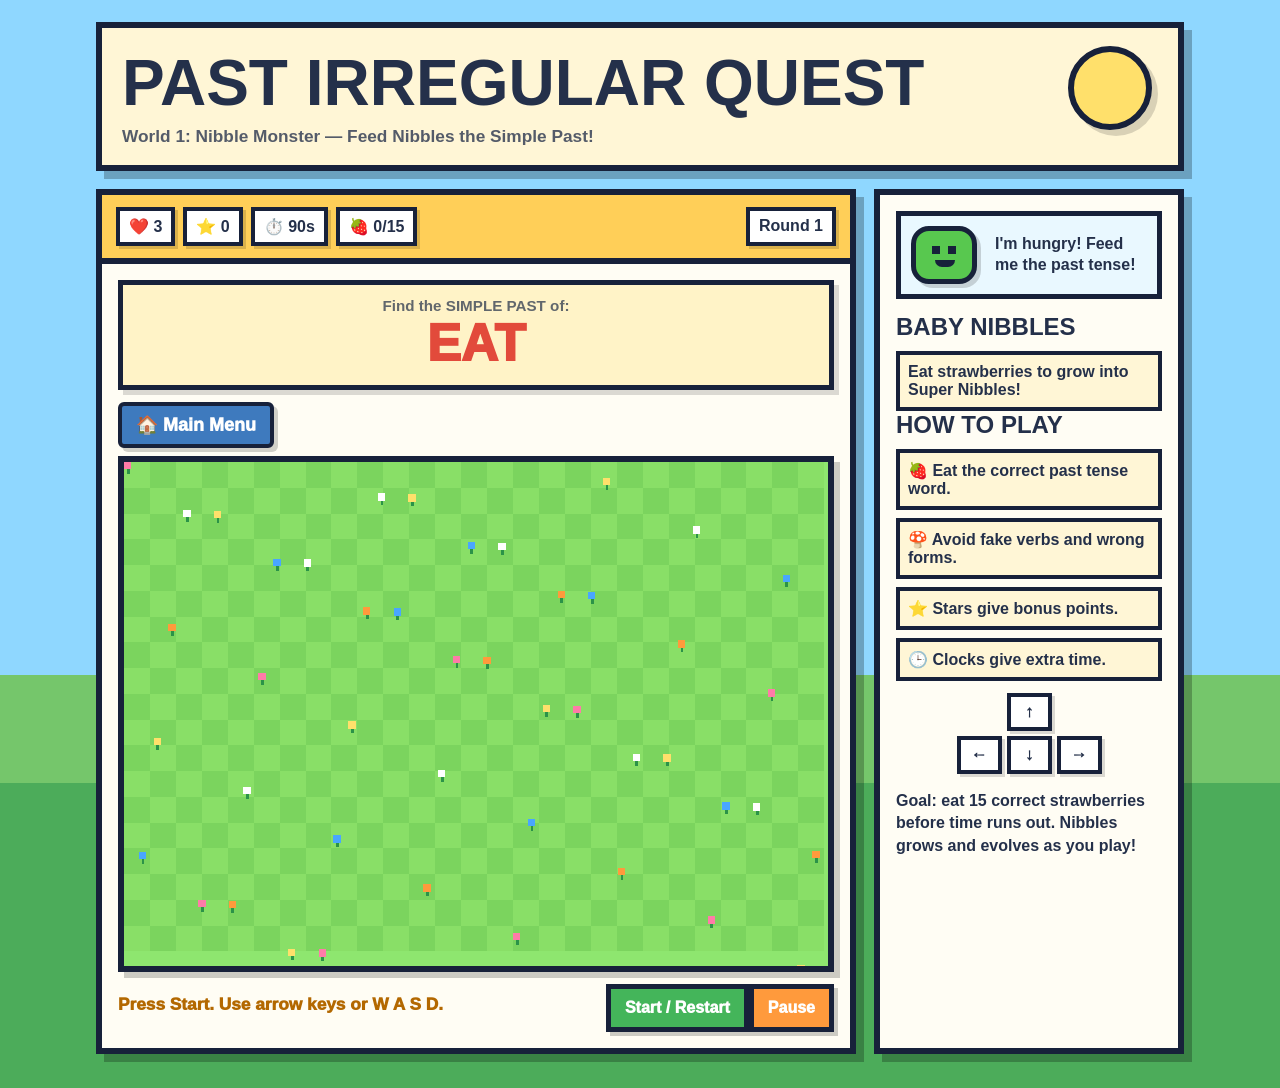
<file: nibble_monster.html>
<!DOCTYPE html>
<html lang="en">
<head>
<meta charset="UTF-8">
<meta name="viewport" content="width=device-width,initial-scale=1">
<title>Past Irregular Quest - Nibble Monster</title>
<style>
:root{--ink:#24304a;--line:#17213a;--sky:#8fd7ff;--grass:#75c66b;--hill:#4cac5a;--cream:#fff6d6;--red:#f04f46;--purple:#9b68d8;--green:#44b55a;--blue:#49a6ff;--orange:#ff9a3c;--yellow:#ffe06b;--white:#fffdf4;--shadow:rgba(0,0,0,.25)}
*{box-sizing:border-box}body{margin:0;min-height:100vh;font-family:"Trebuchet MS","Century Gothic",Arial,sans-serif;color:var(--ink);background:radial-gradient(circle at 12% 12%,#fff 0 18px,transparent 19px),radial-gradient(circle at 17% 13%,#fff 0 15px,transparent 16px),radial-gradient(circle at 78% 9%,#fff 0 22px,transparent 23px),linear-gradient(var(--sky) 0 62%,var(--grass) 62% 72%,var(--hill) 72%);overflow-x:hidden}
.page{max-width:1120px;margin:0 auto;padding:22px 16px 34px}.header{background:var(--cream);border:6px solid var(--line);box-shadow:8px 8px 0 var(--shadow);padding:18px 20px;position:relative;overflow:hidden}.header:after{content:"";position:absolute;right:26px;top:18px;width:72px;height:72px;background:var(--yellow);border:6px solid var(--line);border-radius:50%;box-shadow:6px 6px 0 rgba(0,0,0,.15)}
h1{margin:0;font-size:clamp(2rem,5vw,4rem);text-transform:uppercase}.subtitle{font-weight:900;font-size:1.08rem;margin-top:6px;color:rgba(36,48,74,.78)}.layout{display:grid;grid-template-columns:1fr 310px;gap:18px;margin-top:18px}@media(max-width:900px){.layout{grid-template-columns:1fr}}
.panel,.side{background:var(--white);border:6px solid var(--line);box-shadow:8px 8px 0 var(--shadow)}.topbar{padding:12px 14px;background:#ffcf58;border-bottom:6px solid var(--line);display:flex;justify-content:space-between;gap:10px;flex-wrap:wrap;font-weight:900}.badges{display:flex;gap:8px;flex-wrap:wrap}.badge{background:#fff;border:4px solid var(--line);padding:6px 9px;box-shadow:3px 3px 0 rgba(0,0,0,.15)}
.gamewrap{padding:16px}.prompt{background:#fff3c7;border:5px solid var(--line);padding:12px;margin-bottom:12px;text-align:center;box-shadow:5px 5px 0 rgba(0,0,0,.14)}.prompt .small{font-size:.95rem;font-weight:900;color:rgba(36,48,74,.72)}.prompt .verb{font-size:clamp(2rem,5vw,3.2rem);font-weight:1000;text-transform:uppercase;color:#e24a3b}
#board{width:100%;max-width:760px;aspect-ratio:1/.72;margin:0 auto;display:block;border:6px solid var(--line);background:#8ee66f;box-shadow:6px 6px 0 rgba(0,0,0,.2);image-rendering:pixelated}.controls{margin-top:12px;display:flex;gap:10px;justify-content:space-between;align-items:center;flex-wrap:wrap}
button{font-family:inherit;font-weight:1000;border:5px solid var(--line);background:#55a6ff;color:#fff;padding:10px 14px;box-shadow:4px 4px 0 rgba(0,0,0,.2);cursor:pointer;font-size:1rem}button:hover{filter:brightness(1.08)}button.orange{background:var(--orange)}button.green{background:var(--green)}button.pink{background:#ff7ba8}
#feedback{font-weight:1000;min-height:28px;font-size:1.08rem}.good{color:#238c3a}.bad{color:#d33a30}.warn{color:#b36800}.side{padding:16px}.side h2{margin:0 0 10px;text-transform:uppercase}.nibbles-card{display:grid;grid-template-columns:72px 1fr;gap:12px;align-items:center;background:#e9f8ff;border:5px solid var(--line);padding:10px;margin-bottom:14px}
.face{width:66px;height:58px;background:#58c84f;border:5px solid var(--line);border-radius:18px;position:relative;box-shadow:4px 4px 0 rgba(0,0,0,.16)}.face:before,.face:after{content:"";position:absolute;top:15px;width:8px;height:8px;background:var(--line)}.face:before{left:16px}.face:after{right:16px}.mouth{position:absolute;left:19px;bottom:12px;width:20px;height:7px;background:var(--line);border-radius:0 0 12px 12px}.speech{font-weight:900;line-height:1.3}
.legend{display:grid;gap:8px;margin-top:10px}.legend div{border:4px solid var(--line);background:#fff6d6;padding:8px;font-weight:900}.keys{display:grid;grid-template-columns:repeat(3,45px);gap:5px;justify-content:center;margin-top:12px}.key{height:38px;border:4px solid var(--line);background:#fff;text-align:center;font-weight:1000;line-height:30px;box-shadow:3px 3px 0 rgba(0,0,0,.14)}.blank{visibility:hidden}
.end{display:none;position:fixed;inset:0;background:rgba(20,30,55,.72);z-index:10;align-items:center;justify-content:center;padding:20px}.endbox{background:#fff6d6;border:7px solid var(--line);box-shadow:10px 10px 0 rgba(0,0,0,.28);padding:22px;max-width:560px;text-align:center}.endbox h2{font-size:2.2rem;margin:0 0 8px;text-transform:uppercase}.progress{height:26px;border:5px solid var(--line);background:#fff;margin:12px 0;overflow:hidden}.progressfill{height:100%;background:linear-gradient(90deg,#44b55a,#ffe06b,#ff7ba8);width:20%}

.back-home-button{
  display:inline-block;
  margin-bottom:8px;
  padding:8px 14px;
  background:#3e7abe;
  color:white;
  text-decoration:none;
  font-size:18px;
  font-weight:1000;
  border:4px solid var(--line,#17213a);
  border-radius:6px;
  box-shadow:4px 4px 0 rgba(0,0,0,.18);
}
.back-home-button:hover{background:#2b5f97}

</style>
</head>
<body>
<div class="page"><section class="header"><h1>Past Irregular Quest</h1><div class="subtitle">World 1: Nibble Monster — Feed Nibbles the Simple Past!</div></section>
<main class="layout"><section class="panel"><div class="topbar"><div class="badges"><div class="badge">❤️ <span id="lives">3</span></div><div class="badge">⭐ <span id="score">0</span></div><div class="badge">⏱️ <span id="time">90</span>s</div><div class="badge">🍓 <span id="eaten">0</span>/15</div></div><div class="badge">Round <span id="round">1</span></div></div><div class="gamewrap"><div class="prompt"><div class="small">Find the SIMPLE PAST of:</div><div class="verb" id="baseVerb">eat</div></div><a href="index.html" class="back-home-button">🏠 Main Menu</a>
<canvas id="board" width="760" height="548"></canvas><div class="controls"><div id="feedback" class="warn">Press Start. Use arrow keys or W A S D.</div><div><button class="green" onclick="startGame()">Start / Restart</button><button class="orange" onclick="pauseGame()">Pause</button></div></div></div></section>
<aside class="side"><div class="nibbles-card"><div class="face"><div class="mouth"></div></div><div class="speech" id="speech">I'm hungry! Feed me the past tense!</div></div><h2 id="evoTitle">Baby Nibbles</h2><div class="legend"><div id="evoText">Eat strawberries to grow into Super Nibbles!</div></div><h2>How to Play</h2><div class="legend"><div>🍓 Eat the correct past tense word.</div><div>🍄 Avoid fake verbs and wrong forms.</div><div>⭐ Stars give bonus points.</div><div>🕒 Clocks give extra time.</div></div><div class="keys"><div class="key blank"></div><div class="key">↑</div><div class="key blank"></div><div class="key">←</div><div class="key">↓</div><div class="key">→</div></div><p style="font-weight:900;line-height:1.4">Goal: eat 15 correct strawberries before time runs out. Nibbles grows and evolves as you play!</p></aside></main></div>
<div class="end" id="end"><div class="endbox"><h2 id="endTitle">Nibbles Grew!</h2><p id="endText">Great work!</p><div class="progress"><div class="progressfill" id="progressfill"></div></div><button class="green" onclick="closeEnd();startGame()">Play Again</button><button class="pink" onclick="closeEnd()">Back</button></div></div>
<script>
const sets=[
[["go","went"],["eat","ate"],["see","saw"],["run","ran"],["come","came"],["do","did"],["make","made"],["take","took"],["give","gave"],["have","had"]],
[["bring","brought"],["buy","bought"],["catch","caught"],["teach","taught"],["think","thought"],["find","found"],["tell","told"],["sell","sold"],["send","sent"],["keep","kept"]],
[["choose","chose"],["drive","drove"],["forget","forgot"],["speak","spoke"],["ride","rode"],["write","wrote"],["throw","threw"],["know","knew"],["swim","swam"],["drink","drank"]]
];
const fake={go:["goed","goes","gone"],eat:["eated","eats","eaten"],see:["seed","sees","seen"],run:["runned","runs","run"],come:["comed","comes","coming"],do:["doed","does","done"],make:["maked","makes","making"],take:["taked","takes","taken"],give:["gived","gives","given"],have:["haved","has","having"],bring:["bringed","brung","brings"],buy:["buyed","buys","boughten"],catch:["catched","catches","caughted"],teach:["teached","teaches","teaching"],think:["thinked","thinks","thoughted"],find:["finded","finds","founden"],tell:["telled","tells","telling"],sell:["selled","sells","solded"],send:["sended","sends","sented"],keep:["keeped","keeps","kepted"],choose:["choosed","chooses","chosen"],drive:["drived","drives","driven"],forget:["forgetted","forgets","forgotten"],speak:["speaked","speaks","spoken"],ride:["rided","rides","ridden"],write:["writed","writes","written"],throw:["throwed","throws","thrown"],know:["knowed","knows","known"],swim:["swimmed","swims","swum"],drink:["drinked","drinks","drunk"]};
const c=document.getElementById("board"),ctx=c.getContext("2d");let cell=28,cols=Math.floor(c.width/cell),rows=Math.floor(c.height/cell),snake,dir,nextDir,foods,base,correct,score,lives,time,eaten,round,paused,timer,loop,started=false;
function pick(a){return a[Math.floor(Math.random()*a.length)]}function shuf(a){return a.sort(()=>Math.random()-.5)}function rc(){return{x:Math.floor(Math.random()*cols),y:Math.floor(Math.random()*rows)}}function far(){let p,ok=false;while(!ok){p=rc();ok=!snake.some(s=>s.x===p.x&&s.y===p.y)&&!(p.x<4&&p.y<4)}return p}
function newQ(){let p=pick(sets[round-1]);base=p[0];correct=p[1];document.getElementById("baseVerb").textContent=base;spawn()}
function spawn(){foods=[];let wrongs=shuf([...(fake[base]||[base+"ed",base+"s","gone"])]).slice(0,round);foods.push({kind:"correct",word:correct,...far()});wrongs.forEach(w=>foods.push({kind:"wrong",word:w,...far()}));if(Math.random()<.35)foods.push({kind:"star",word:"STAR",...far()});if(Math.random()<.25)foods.push({kind:"clock",word:"+10s",...far()})}
function startGame(){clearInterval(timer);clearInterval(loop);score=0;lives=3;time=90;eaten=0;round=1;paused=false;started=true;snake=[{x:5,y:8},{x:4,y:8},{x:3,y:8}];dir={x:1,y:0};nextDir=dir;newQ();ui();updateEvolution();draw();timer=setInterval(()=>{if(!paused){time--;if(time<=0)end(false);ui()}},1000);loop=setInterval(tick,150);fb("Nibbles is ready! Eat the correct past tense.","warn");say("I'm hungry! Feed me the past tense!")}
function pauseGame(){if(!started)return;paused=!paused;fb(paused?"Paused.":"Go Nibbles go!","warn")}
function ui(){document.getElementById("score").textContent=score;document.getElementById("lives").textContent=lives;document.getElementById("time").textContent=time;document.getElementById("eaten").textContent=eaten;document.getElementById("round").textContent=round}
function tick(){if(paused||!started)return;dir=nextDir;let h={x:snake[0].x+dir.x,y:snake[0].y+dir.y};if(h.x<0)h.x=cols-1;if(h.x>=cols)h.x=0;if(h.y<0)h.y=rows-1;if(h.y>=rows)h.y=0;if(snake.some(s=>s.x===h.x&&s.y===h.y)){hurt("Ouch! Nibbles bumped into himself!");return}snake.unshift(h);let ate=false;for(let i=0;i<foods.length;i++){let f=foods[i];if(f.x===h.x&&f.y===h.y){ate=true;if(f.kind==="correct"){score+=10;eaten++;beep("good");updateEvolution();fb("Yum! "+base+" → "+correct,"good");say(pick(["Yum!","Delicious!","More verbs!"]));if(eaten===5)round=2;if(eaten===10)round=3;if(eaten>=15){end(true);return}newQ()}else if(f.kind==="wrong"){hurt("Bleh! "+f.word+" is not the simple past of "+base+".");foods.splice(i,1)}else if(f.kind==="star"){score+=25;beep("bonus");fb("Bonus star! +25 points!","good");foods.splice(i,1)}else{time+=10;beep("bonus");fb("Clock bonus! +10 seconds!","good");foods.splice(i,1)}break}}if(!ate)snake.pop();ui();draw()}
function hurt(m){lives--;beep("bad");fb(m,"bad");say(pick(["Bleh!","Yuck!","Try again!"]));if(lives<=0){end(false);return}snake=[{x:5,y:8},{x:4,y:8},{x:3,y:8}];dir={x:1,y:0};nextDir=dir}
function draw(){ctx.clearRect(0,0,c.width,c.height);for(let y=0;y<rows;y++){for(let x=0;x<cols;x++){ctx.fillStyle=(x+y)%2===0?"#89df67":"#7bd45e";ctx.fillRect(x*cell,y*cell,cell,cell)}}for(let i=0;i<45;i++){let x=(i*97)%c.width,y=(i*53)%c.height;ctx.fillStyle=["#ff7ba8","#ffe06b","#fff","#49a6ff","#ff9a3c"][i%5];ctx.fillRect(x,y,8,8);ctx.fillStyle="#2b9348";ctx.fillRect(x+3,y+8,3,5)}foods.forEach(drawFood);snake.forEach(drawSnake)}
function drawSnake(s,i){let x=s.x*cell,y=s.y*cell;ctx.fillStyle=i===0?"#35a84a":"#51c767";ctx.fillRect(x+2,y+2,cell-4,cell-4);ctx.strokeStyle="#1b2540";ctx.lineWidth=3;ctx.strokeRect(x+2,y+2,cell-4,cell-4);if(i===0){ctx.fillStyle="#1b2540";ctx.fillRect(x+8,y+9,4,4);ctx.fillRect(x+cell-12,y+9,4,4);ctx.fillRect(x+10,y+cell-10,cell-20,4)}}
function drawFood(f){let x=f.x*cell,y=f.y*cell;if(f.kind==="correct"){ctx.fillStyle="#f04f46";ctx.beginPath();ctx.arc(x+cell/2,y+cell/2,cell/2-3,0,Math.PI*2);ctx.fill();ctx.fillStyle="#2b9348";ctx.fillRect(x+cell/2-3,y+3,6,8)}else if(f.kind==="wrong"){ctx.fillStyle="#9b68d8";ctx.beginPath();ctx.arc(x+cell/2,y+cell/2,cell/2-3,Math.PI,0);ctx.fill();ctx.fillStyle="#fff";ctx.fillRect(x+8,y+12,5,5);ctx.fillRect(x+17,y+8,5,5)}else if(f.kind==="star"){ctx.fillStyle="#ffe06b";ctx.fillRect(x+8,y+4,12,20);ctx.fillRect(x+4,y+8,20,12)}else{ctx.fillStyle="#49a6ff";ctx.fillRect(x+4,y+4,cell-8,cell-8);ctx.fillStyle="#fff";ctx.fillText("+10",x+3,y+18)}ctx.fillStyle="#1b2540";ctx.font="bold 18px Trebuchet MS";ctx.textAlign="center";ctx.fillText(f.word,x+cell/2,y+cell+18)}
function fb(m,cl){let e=document.getElementById("feedback");e.textContent=m;e.className=cl}function say(m){document.getElementById("speech").textContent=m}
function end(win){clearInterval(timer);clearInterval(loop);started=false;document.getElementById("end").style.display="flex";document.getElementById("endTitle").textContent=win?"Nibbles Grew Bigger!":"Try Again!";document.getElementById("endText").innerHTML=`Score: <b>${score}</b><br>Correct strawberries eaten: <b>${eaten}</b>/15`;document.getElementById("progressfill").style.width=Math.min(100,eaten/15*100)+"%"}

function beep(type){
  try{
    const audio=new (window.AudioContext||window.webkitAudioContext)();
    const osc=audio.createOscillator();
    const gain=audio.createGain();
    osc.connect(gain);gain.connect(audio.destination);
    if(type==="good"){osc.frequency.value=740;gain.gain.value=.08}
    else if(type==="bad"){osc.frequency.value=180;gain.gain.value=.09}
    else {osc.frequency.value=980;gain.gain.value=.07}
    osc.type="square";
    osc.start();
    osc.stop(audio.currentTime+.12);
  }catch(e){}
}
function updateEvolution(){
  const title=document.getElementById("evoTitle");
  const text=document.getElementById("evoText");
  if(!title||!text)return;
  if(eaten<5){title.textContent="Baby Nibbles";text.textContent="Eat 5 strawberries to become Nibbles!";}
  else if(eaten<10){title.textContent="Nibbles";text.textContent="Eat 10 strawberries to become Super Nibbles!";}
  else if(eaten<15){title.textContent="Super Nibbles";text.textContent="Almost there! Eat 15 strawberries to become Mega Nibbles!";}
  else{title.textContent="Mega Nibbles";text.textContent="You did it! Nibbles is ready for the next world!";}
}

function closeEnd(){document.getElementById("end").style.display="none"}
document.addEventListener("keydown",e=>{let k=e.key.toLowerCase();if((k==="arrowup"||k==="w")&&dir.y!==1)nextDir={x:0,y:-1};if((k==="arrowdown"||k==="s")&&dir.y!==-1)nextDir={x:0,y:1};if((k==="arrowleft"||k==="a")&&dir.x!==1)nextDir={x:-1,y:0};if((k==="arrowright"||k==="d")&&dir.x!==-1)nextDir={x:1,y:0}});
draw();
</script>
</body>
</html>
</file>
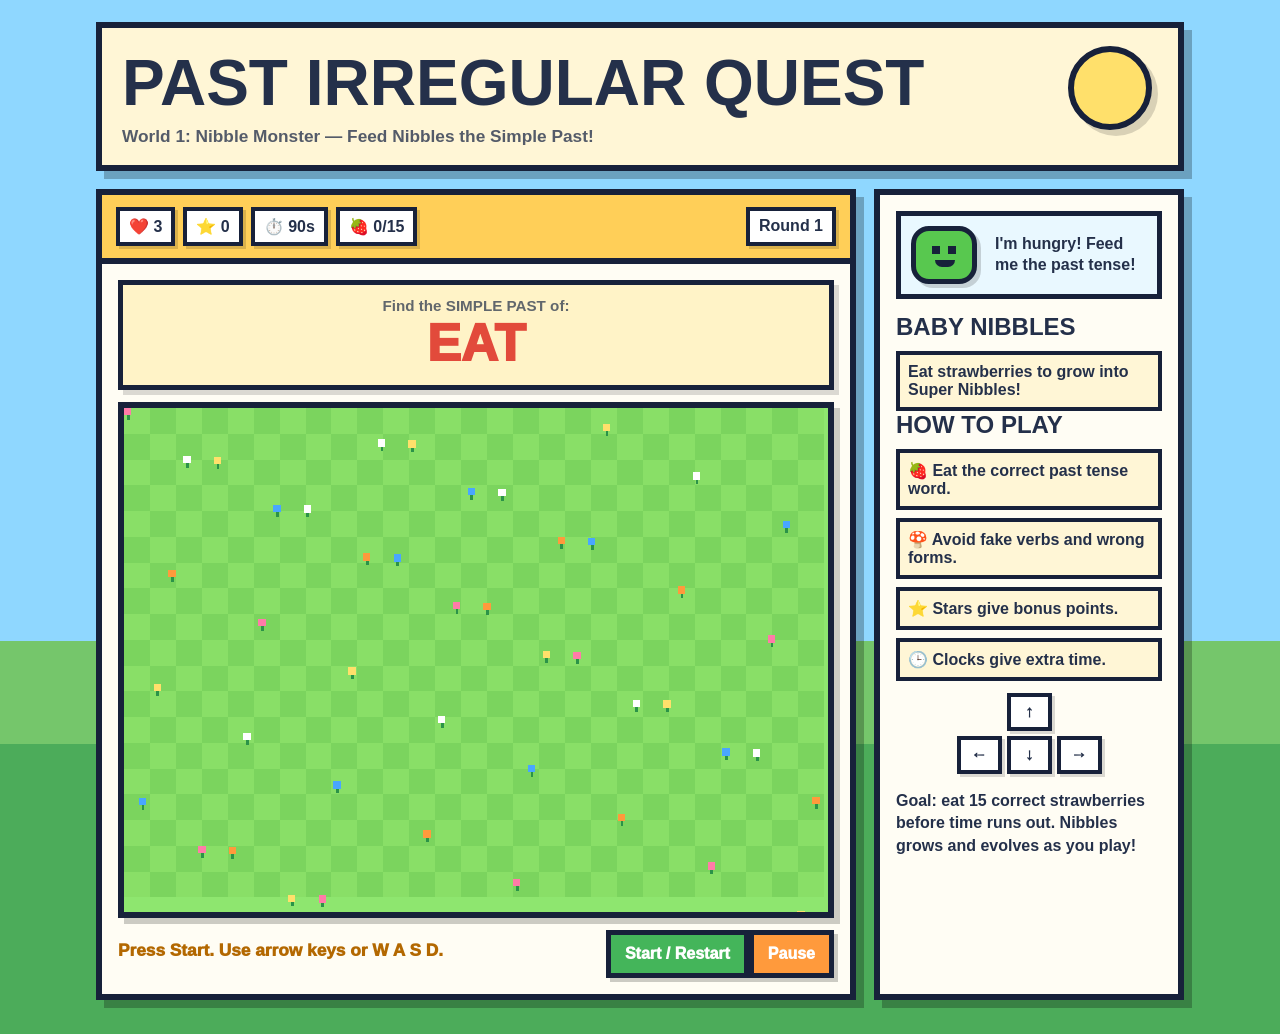
<file: old-oildnibble_monster.html>
<!DOCTYPE html>
<html lang="en">
<head>
<meta charset="UTF-8">
<meta name="viewport" content="width=device-width,initial-scale=1">
<title>Past Irregular Quest - Nibble Monster</title>
<style>
:root{--ink:#24304a;--line:#17213a;--sky:#8fd7ff;--grass:#75c66b;--hill:#4cac5a;--cream:#fff6d6;--red:#f04f46;--purple:#9b68d8;--green:#44b55a;--blue:#49a6ff;--orange:#ff9a3c;--yellow:#ffe06b;--white:#fffdf4;--shadow:rgba(0,0,0,.25)}
*{box-sizing:border-box}body{margin:0;min-height:100vh;font-family:"Trebuchet MS","Century Gothic",Arial,sans-serif;color:var(--ink);background:radial-gradient(circle at 12% 12%,#fff 0 18px,transparent 19px),radial-gradient(circle at 17% 13%,#fff 0 15px,transparent 16px),radial-gradient(circle at 78% 9%,#fff 0 22px,transparent 23px),linear-gradient(var(--sky) 0 62%,var(--grass) 62% 72%,var(--hill) 72%);overflow-x:hidden}
.page{max-width:1120px;margin:0 auto;padding:22px 16px 34px}.header{background:var(--cream);border:6px solid var(--line);box-shadow:8px 8px 0 var(--shadow);padding:18px 20px;position:relative;overflow:hidden}.header:after{content:"";position:absolute;right:26px;top:18px;width:72px;height:72px;background:var(--yellow);border:6px solid var(--line);border-radius:50%;box-shadow:6px 6px 0 rgba(0,0,0,.15)}
h1{margin:0;font-size:clamp(2rem,5vw,4rem);text-transform:uppercase}.subtitle{font-weight:900;font-size:1.08rem;margin-top:6px;color:rgba(36,48,74,.78)}.layout{display:grid;grid-template-columns:1fr 310px;gap:18px;margin-top:18px}@media(max-width:900px){.layout{grid-template-columns:1fr}}
.panel,.side{background:var(--white);border:6px solid var(--line);box-shadow:8px 8px 0 var(--shadow)}.topbar{padding:12px 14px;background:#ffcf58;border-bottom:6px solid var(--line);display:flex;justify-content:space-between;gap:10px;flex-wrap:wrap;font-weight:900}.badges{display:flex;gap:8px;flex-wrap:wrap}.badge{background:#fff;border:4px solid var(--line);padding:6px 9px;box-shadow:3px 3px 0 rgba(0,0,0,.15)}
.gamewrap{padding:16px}.prompt{background:#fff3c7;border:5px solid var(--line);padding:12px;margin-bottom:12px;text-align:center;box-shadow:5px 5px 0 rgba(0,0,0,.14)}.prompt .small{font-size:.95rem;font-weight:900;color:rgba(36,48,74,.72)}.prompt .verb{font-size:clamp(2rem,5vw,3.2rem);font-weight:1000;text-transform:uppercase;color:#e24a3b}
#board{width:100%;max-width:760px;aspect-ratio:1/.72;margin:0 auto;display:block;border:6px solid var(--line);background:#8ee66f;box-shadow:6px 6px 0 rgba(0,0,0,.2);image-rendering:pixelated}.controls{margin-top:12px;display:flex;gap:10px;justify-content:space-between;align-items:center;flex-wrap:wrap}
button{font-family:inherit;font-weight:1000;border:5px solid var(--line);background:#55a6ff;color:#fff;padding:10px 14px;box-shadow:4px 4px 0 rgba(0,0,0,.2);cursor:pointer;font-size:1rem}button:hover{filter:brightness(1.08)}button.orange{background:var(--orange)}button.green{background:var(--green)}button.pink{background:#ff7ba8}
#feedback{font-weight:1000;min-height:28px;font-size:1.08rem}.good{color:#238c3a}.bad{color:#d33a30}.warn{color:#b36800}.side{padding:16px}.side h2{margin:0 0 10px;text-transform:uppercase}.nibbles-card{display:grid;grid-template-columns:72px 1fr;gap:12px;align-items:center;background:#e9f8ff;border:5px solid var(--line);padding:10px;margin-bottom:14px}
.face{width:66px;height:58px;background:#58c84f;border:5px solid var(--line);border-radius:18px;position:relative;box-shadow:4px 4px 0 rgba(0,0,0,.16)}.face:before,.face:after{content:"";position:absolute;top:15px;width:8px;height:8px;background:var(--line)}.face:before{left:16px}.face:after{right:16px}.mouth{position:absolute;left:19px;bottom:12px;width:20px;height:7px;background:var(--line);border-radius:0 0 12px 12px}.speech{font-weight:900;line-height:1.3}
.legend{display:grid;gap:8px;margin-top:10px}.legend div{border:4px solid var(--line);background:#fff6d6;padding:8px;font-weight:900}.keys{display:grid;grid-template-columns:repeat(3,45px);gap:5px;justify-content:center;margin-top:12px}.key{height:38px;border:4px solid var(--line);background:#fff;text-align:center;font-weight:1000;line-height:30px;box-shadow:3px 3px 0 rgba(0,0,0,.14)}.blank{visibility:hidden}
.end{display:none;position:fixed;inset:0;background:rgba(20,30,55,.72);z-index:10;align-items:center;justify-content:center;padding:20px}.endbox{background:#fff6d6;border:7px solid var(--line);box-shadow:10px 10px 0 rgba(0,0,0,.28);padding:22px;max-width:560px;text-align:center}.endbox h2{font-size:2.2rem;margin:0 0 8px;text-transform:uppercase}.progress{height:26px;border:5px solid var(--line);background:#fff;margin:12px 0;overflow:hidden}.progressfill{height:100%;background:linear-gradient(90deg,#44b55a,#ffe06b,#ff7ba8);width:20%}
</style>
</head>
<body>
<div class="page"><section class="header"><h1>Past Irregular Quest</h1><div class="subtitle">World 1: Nibble Monster — Feed Nibbles the Simple Past!</div></section>
<main class="layout"><section class="panel"><div class="topbar"><div class="badges"><div class="badge">❤️ <span id="lives">3</span></div><div class="badge">⭐ <span id="score">0</span></div><div class="badge">⏱️ <span id="time">90</span>s</div><div class="badge">🍓 <span id="eaten">0</span>/15</div></div><div class="badge">Round <span id="round">1</span></div></div><div class="gamewrap"><div class="prompt"><div class="small">Find the SIMPLE PAST of:</div><div class="verb" id="baseVerb">eat</div></div><canvas id="board" width="760" height="548"></canvas><div class="controls"><div id="feedback" class="warn">Press Start. Use arrow keys or W A S D.</div><div><button class="green" onclick="startGame()">Start / Restart</button><button class="orange" onclick="pauseGame()">Pause</button></div></div></div></section>
<aside class="side"><div class="nibbles-card"><div class="face"><div class="mouth"></div></div><div class="speech" id="speech">I'm hungry! Feed me the past tense!</div></div><h2 id="evoTitle">Baby Nibbles</h2><div class="legend"><div id="evoText">Eat strawberries to grow into Super Nibbles!</div></div><h2>How to Play</h2><div class="legend"><div>🍓 Eat the correct past tense word.</div><div>🍄 Avoid fake verbs and wrong forms.</div><div>⭐ Stars give bonus points.</div><div>🕒 Clocks give extra time.</div></div><div class="keys"><div class="key blank"></div><div class="key">↑</div><div class="key blank"></div><div class="key">←</div><div class="key">↓</div><div class="key">→</div></div><p style="font-weight:900;line-height:1.4">Goal: eat 15 correct strawberries before time runs out. Nibbles grows and evolves as you play!</p></aside></main></div>
<div class="end" id="end"><div class="endbox"><h2 id="endTitle">Nibbles Grew!</h2><p id="endText">Great work!</p><div class="progress"><div class="progressfill" id="progressfill"></div></div><button class="green" onclick="closeEnd();startGame()">Play Again</button><button class="pink" onclick="closeEnd()">Back</button></div></div>
<script>
const sets=[
[["go","went"],["eat","ate"],["see","saw"],["run","ran"],["come","came"],["do","did"],["make","made"],["take","took"],["give","gave"],["have","had"]],
[["bring","brought"],["buy","bought"],["catch","caught"],["teach","taught"],["think","thought"],["find","found"],["tell","told"],["sell","sold"],["send","sent"],["keep","kept"]],
[["choose","chose"],["drive","drove"],["forget","forgot"],["speak","spoke"],["ride","rode"],["write","wrote"],["throw","threw"],["know","knew"],["swim","swam"],["drink","drank"]]
];
const fake={go:["goed","goes","gone"],eat:["eated","eats","eaten"],see:["seed","sees","seen"],run:["runned","runs","run"],come:["comed","comes","coming"],do:["doed","does","done"],make:["maked","makes","making"],take:["taked","takes","taken"],give:["gived","gives","given"],have:["haved","has","having"],bring:["bringed","brung","brings"],buy:["buyed","buys","boughten"],catch:["catched","catches","caughted"],teach:["teached","teaches","teaching"],think:["thinked","thinks","thoughted"],find:["finded","finds","founden"],tell:["telled","tells","telling"],sell:["selled","sells","solded"],send:["sended","sends","sented"],keep:["keeped","keeps","kepted"],choose:["choosed","chooses","chosen"],drive:["drived","drives","driven"],forget:["forgetted","forgets","forgotten"],speak:["speaked","speaks","spoken"],ride:["rided","rides","ridden"],write:["writed","writes","written"],throw:["throwed","throws","thrown"],know:["knowed","knows","known"],swim:["swimmed","swims","swum"],drink:["drinked","drinks","drunk"]};
const c=document.getElementById("board"),ctx=c.getContext("2d");let cell=28,cols=Math.floor(c.width/cell),rows=Math.floor(c.height/cell),snake,dir,nextDir,foods,base,correct,score,lives,time,eaten,round,paused,timer,loop,started=false;
function pick(a){return a[Math.floor(Math.random()*a.length)]}function shuf(a){return a.sort(()=>Math.random()-.5)}function rc(){return{x:Math.floor(Math.random()*cols),y:Math.floor(Math.random()*rows)}}function far(){let p,ok=false;while(!ok){p=rc();ok=!snake.some(s=>s.x===p.x&&s.y===p.y)&&!(p.x<4&&p.y<4)}return p}
function newQ(){let p=pick(sets[round-1]);base=p[0];correct=p[1];document.getElementById("baseVerb").textContent=base;spawn()}
function spawn(){foods=[];let wrongs=shuf([...(fake[base]||[base+"ed",base+"s","gone"])]).slice(0,round);foods.push({kind:"correct",word:correct,...far()});wrongs.forEach(w=>foods.push({kind:"wrong",word:w,...far()}));if(Math.random()<.35)foods.push({kind:"star",word:"STAR",...far()});if(Math.random()<.25)foods.push({kind:"clock",word:"+10s",...far()})}
function startGame(){clearInterval(timer);clearInterval(loop);score=0;lives=3;time=90;eaten=0;round=1;paused=false;started=true;snake=[{x:5,y:8},{x:4,y:8},{x:3,y:8}];dir={x:1,y:0};nextDir=dir;newQ();ui();updateEvolution();draw();timer=setInterval(()=>{if(!paused){time--;if(time<=0)end(false);ui()}},1000);loop=setInterval(tick,150);fb("Nibbles is ready! Eat the correct past tense.","warn");say("I'm hungry! Feed me the past tense!")}
function pauseGame(){if(!started)return;paused=!paused;fb(paused?"Paused.":"Go Nibbles go!","warn")}
function ui(){document.getElementById("score").textContent=score;document.getElementById("lives").textContent=lives;document.getElementById("time").textContent=time;document.getElementById("eaten").textContent=eaten;document.getElementById("round").textContent=round}
function tick(){if(paused||!started)return;dir=nextDir;let h={x:snake[0].x+dir.x,y:snake[0].y+dir.y};if(h.x<0)h.x=cols-1;if(h.x>=cols)h.x=0;if(h.y<0)h.y=rows-1;if(h.y>=rows)h.y=0;if(snake.some(s=>s.x===h.x&&s.y===h.y)){hurt("Ouch! Nibbles bumped into himself!");return}snake.unshift(h);let ate=false;for(let i=0;i<foods.length;i++){let f=foods[i];if(f.x===h.x&&f.y===h.y){ate=true;if(f.kind==="correct"){score+=10;eaten++;beep("good");updateEvolution();fb("Yum! "+base+" → "+correct,"good");say(pick(["Yum!","Delicious!","More verbs!"]));if(eaten===5)round=2;if(eaten===10)round=3;if(eaten>=15){end(true);return}newQ()}else if(f.kind==="wrong"){hurt("Bleh! "+f.word+" is not the simple past of "+base+".");foods.splice(i,1)}else if(f.kind==="star"){score+=25;beep("bonus");fb("Bonus star! +25 points!","good");foods.splice(i,1)}else{time+=10;beep("bonus");fb("Clock bonus! +10 seconds!","good");foods.splice(i,1)}break}}if(!ate)snake.pop();ui();draw()}
function hurt(m){lives--;beep("bad");fb(m,"bad");say(pick(["Bleh!","Yuck!","Try again!"]));if(lives<=0){end(false);return}snake=[{x:5,y:8},{x:4,y:8},{x:3,y:8}];dir={x:1,y:0};nextDir=dir}
function draw(){ctx.clearRect(0,0,c.width,c.height);for(let y=0;y<rows;y++){for(let x=0;x<cols;x++){ctx.fillStyle=(x+y)%2===0?"#89df67":"#7bd45e";ctx.fillRect(x*cell,y*cell,cell,cell)}}for(let i=0;i<45;i++){let x=(i*97)%c.width,y=(i*53)%c.height;ctx.fillStyle=["#ff7ba8","#ffe06b","#fff","#49a6ff","#ff9a3c"][i%5];ctx.fillRect(x,y,8,8);ctx.fillStyle="#2b9348";ctx.fillRect(x+3,y+8,3,5)}foods.forEach(drawFood);snake.forEach(drawSnake)}
function drawSnake(s,i){let x=s.x*cell,y=s.y*cell;ctx.fillStyle=i===0?"#35a84a":"#51c767";ctx.fillRect(x+2,y+2,cell-4,cell-4);ctx.strokeStyle="#1b2540";ctx.lineWidth=3;ctx.strokeRect(x+2,y+2,cell-4,cell-4);if(i===0){ctx.fillStyle="#1b2540";ctx.fillRect(x+8,y+9,4,4);ctx.fillRect(x+cell-12,y+9,4,4);ctx.fillRect(x+10,y+cell-10,cell-20,4)}}
function drawFood(f){let x=f.x*cell,y=f.y*cell;if(f.kind==="correct"){ctx.fillStyle="#f04f46";ctx.beginPath();ctx.arc(x+cell/2,y+cell/2,cell/2-3,0,Math.PI*2);ctx.fill();ctx.fillStyle="#2b9348";ctx.fillRect(x+cell/2-3,y+3,6,8)}else if(f.kind==="wrong"){ctx.fillStyle="#9b68d8";ctx.beginPath();ctx.arc(x+cell/2,y+cell/2,cell/2-3,Math.PI,0);ctx.fill();ctx.fillStyle="#fff";ctx.fillRect(x+8,y+12,5,5);ctx.fillRect(x+17,y+8,5,5)}else if(f.kind==="star"){ctx.fillStyle="#ffe06b";ctx.fillRect(x+8,y+4,12,20);ctx.fillRect(x+4,y+8,20,12)}else{ctx.fillStyle="#49a6ff";ctx.fillRect(x+4,y+4,cell-8,cell-8);ctx.fillStyle="#fff";ctx.fillText("+10",x+3,y+18)}ctx.fillStyle="#1b2540";ctx.font="bold 18px Trebuchet MS";ctx.textAlign="center";ctx.fillText(f.word,x+cell/2,y+cell+18)}
function fb(m,cl){let e=document.getElementById("feedback");e.textContent=m;e.className=cl}function say(m){document.getElementById("speech").textContent=m}
function end(win){clearInterval(timer);clearInterval(loop);started=false;document.getElementById("end").style.display="flex";document.getElementById("endTitle").textContent=win?"Nibbles Grew Bigger!":"Try Again!";document.getElementById("endText").innerHTML=`Score: <b>${score}</b><br>Correct strawberries eaten: <b>${eaten}</b>/15`;document.getElementById("progressfill").style.width=Math.min(100,eaten/15*100)+"%"}

function beep(type){
  try{
    const audio=new (window.AudioContext||window.webkitAudioContext)();
    const osc=audio.createOscillator();
    const gain=audio.createGain();
    osc.connect(gain);gain.connect(audio.destination);
    if(type==="good"){osc.frequency.value=740;gain.gain.value=.08}
    else if(type==="bad"){osc.frequency.value=180;gain.gain.value=.09}
    else {osc.frequency.value=980;gain.gain.value=.07}
    osc.type="square";
    osc.start();
    osc.stop(audio.currentTime+.12);
  }catch(e){}
}
function updateEvolution(){
  const title=document.getElementById("evoTitle");
  const text=document.getElementById("evoText");
  if(!title||!text)return;
  if(eaten<5){title.textContent="Baby Nibbles";text.textContent="Eat 5 strawberries to become Nibbles!";}
  else if(eaten<10){title.textContent="Nibbles";text.textContent="Eat 10 strawberries to become Super Nibbles!";}
  else if(eaten<15){title.textContent="Super Nibbles";text.textContent="Almost there! Eat 15 strawberries to become Mega Nibbles!";}
  else{title.textContent="Mega Nibbles";text.textContent="You did it! Nibbles is ready for the next world!";}
}

function closeEnd(){document.getElementById("end").style.display="none"}
document.addEventListener("keydown",e=>{let k=e.key.toLowerCase();if((k==="arrowup"||k==="w")&&dir.y!==1)nextDir={x:0,y:-1};if((k==="arrowdown"||k==="s")&&dir.y!==-1)nextDir={x:0,y:1};if((k==="arrowleft"||k==="a")&&dir.x!==1)nextDir={x:-1,y:0};if((k==="arrowright"||k==="d")&&dir.x!==-1)nextDir={x:1,y:0}});
draw();
</script>
</body>
</html>
</file>
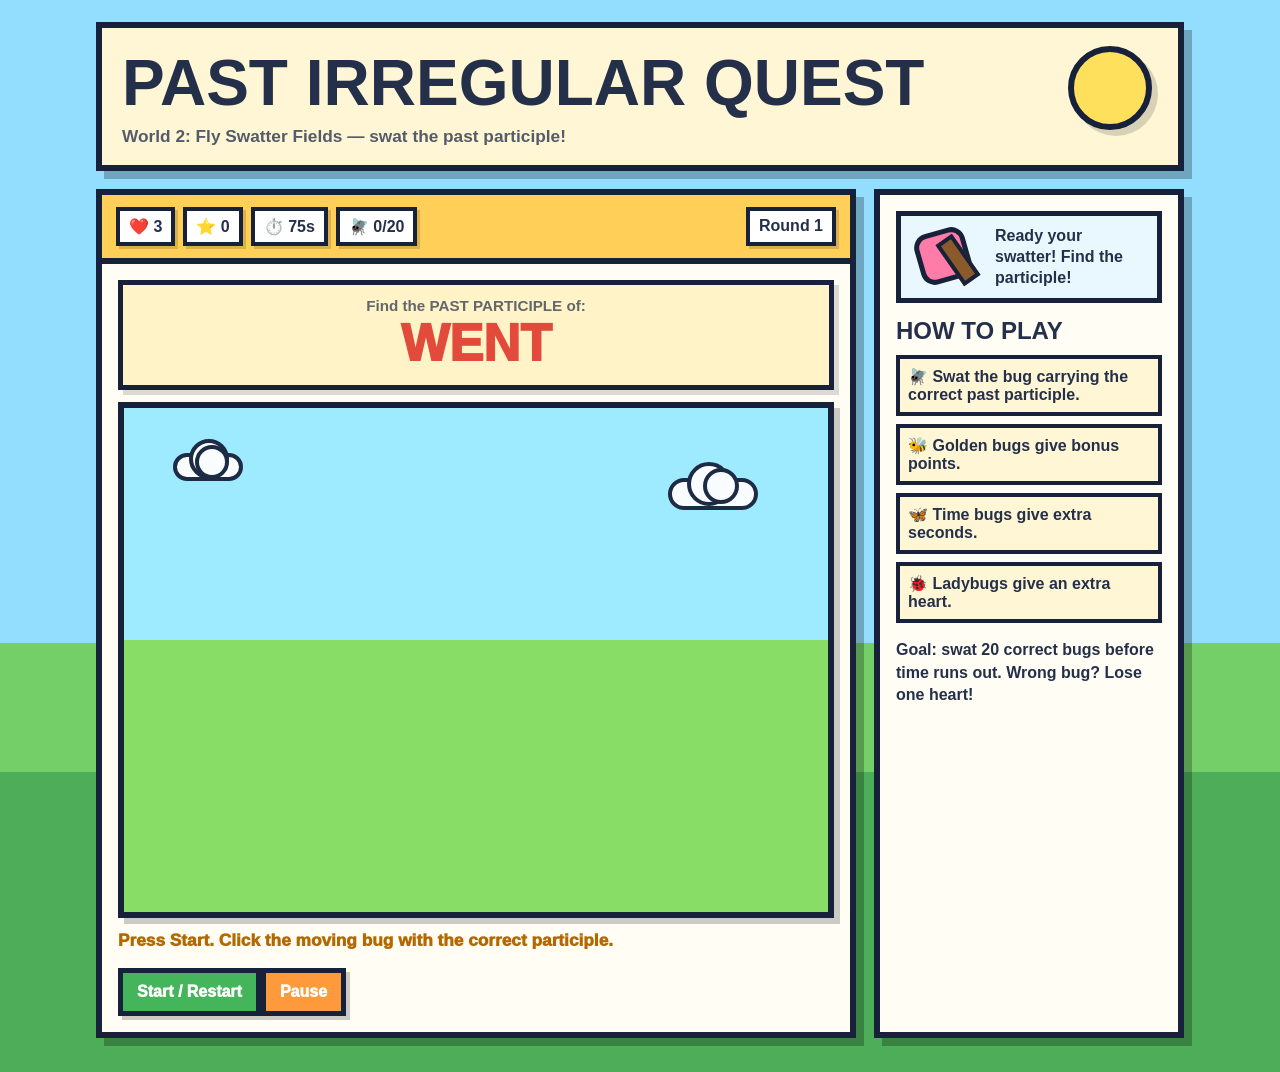
<file: old-oldfly_swatter.html>
<!DOCTYPE html>
<html lang="en">
<head>
<meta charset="UTF-8">
<meta name="viewport" content="width=device-width,initial-scale=1">
<title>Past Irregular Quest - Fly Swatter Fields</title>
<style>
:root{
  --ink:#24304a;--line:#17213a;--sky:#93ddff;--grass:#74cf68;--hill:#4dad58;
  --cream:#fff6d6;--yellow:#ffe05d;--orange:#ff9a3c;--pink:#ff7ba8;--red:#f04f46;
  --purple:#9b68d8;--blue:#4ea6ff;--green:#44b55a;--white:#fffdf4;--shadow:rgba(0,0,0,.25)
}
*{box-sizing:border-box}
body{
  margin:0;min-height:100vh;font-family:"Trebuchet MS","Century Gothic",Arial,sans-serif;color:var(--ink);
  background:
    radial-gradient(circle at 11% 13%,#fff 0 18px,transparent 19px),
    radial-gradient(circle at 16% 14%,#fff 0 15px,transparent 16px),
    radial-gradient(circle at 82% 10%,#fff 0 22px,transparent 23px),
    linear-gradient(var(--sky) 0 60%,var(--grass) 60% 72%,var(--hill) 72%);
  overflow-x:hidden;
}
.page{max-width:1120px;margin:0 auto;padding:22px 16px 34px}
.header{background:var(--cream);border:6px solid var(--line);box-shadow:8px 8px 0 var(--shadow);padding:18px 20px;position:relative;overflow:hidden}
.header:after{content:"";position:absolute;right:26px;top:18px;width:72px;height:72px;background:var(--yellow);border:6px solid var(--line);border-radius:50%;box-shadow:6px 6px 0 rgba(0,0,0,.15)}
h1{margin:0;font-size:clamp(2rem,5vw,4rem);text-transform:uppercase}.subtitle{font-weight:900;font-size:1.08rem;margin-top:6px;color:rgba(36,48,74,.78)}
.layout{display:grid;grid-template-columns:1fr 310px;gap:18px;margin-top:18px}@media(max-width:900px){.layout{grid-template-columns:1fr}}
.panel,.side{background:var(--white);border:6px solid var(--line);box-shadow:8px 8px 0 var(--shadow)}
.topbar{padding:12px 14px;background:#ffcf58;border-bottom:6px solid var(--line);display:flex;justify-content:space-between;gap:10px;flex-wrap:wrap;font-weight:900}
.badges{display:flex;gap:8px;flex-wrap:wrap}.badge{background:#fff;border:4px solid var(--line);padding:6px 9px;box-shadow:3px 3px 0 rgba(0,0,0,.15)}
.gamewrap{padding:16px}.prompt{background:#fff3c7;border:5px solid var(--line);padding:12px;margin-bottom:12px;text-align:center;box-shadow:5px 5px 0 rgba(0,0,0,.14)}
.prompt .small{font-size:.95rem;font-weight:900;color:rgba(36,48,74,.72)}.prompt .verb{font-size:clamp(2rem,5vw,3.2rem);font-weight:1000;text-transform:uppercase;color:#e24a3b}
#field{position:relative;width:100%;max-width:760px;aspect-ratio:1/.72;margin:0 auto;border:6px solid var(--line);background:linear-gradient(#9eeaff 0 46%,#87dd66 46% 100%);box-shadow:6px 6px 0 rgba(0,0,0,.2);overflow:hidden;cursor:crosshair}
.cloud{position:absolute;background:white;border:4px solid var(--line);border-radius:999px;opacity:.95}.cloud:before,.cloud:after{content:"";position:absolute;background:white;border:4px solid var(--line);border-radius:50%}
.c1{left:7%;top:9%;width:70px;height:28px}.c1:before{left:12px;top:-18px;width:32px;height:32px}.c1:after{right:10px;top:-12px;width:26px;height:26px}
.c2{right:10%;top:14%;width:90px;height:32px}.c2:before{left:15px;top:-20px;width:36px;height:36px}.c2:after{right:15px;top:-14px;width:28px;height:28px}
.flower{position:absolute;width:10px;height:10px;border-radius:50%;background:var(--pink);border:2px solid var(--line)}
.bug{
  position:absolute;width:118px;height:62px;display:flex;align-items:center;justify-content:center;
  font-weight:1000;color:var(--line);text-align:center;user-select:none;transition:transform .08s;
}
.bug:hover{transform:scale(1.08)}
.bug-body{position:absolute;inset:12px 16px 10px;border:5px solid var(--line);border-radius:24px;background:#6cc6ff;box-shadow:4px 4px 0 rgba(0,0,0,.17)}
.bug.bee .bug-body{background:repeating-linear-gradient(90deg,#ffe05d 0 16px,#ff9a3c 16px 30px)}
.bug.lady .bug-body{background:#f04f46}
.bug.butter .bug-body{background:linear-gradient(90deg,#ff7ba8,#ffe05d,#49a6ff)}
.wing{position:absolute;width:33px;height:28px;background:rgba(255,255,255,.8);border:4px solid var(--line);border-radius:50%;top:0}
.w1{left:12px}.w2{right:12px}
.eye{position:absolute;width:7px;height:7px;background:var(--line);top:26px;z-index:2}.e1{left:34px}.e2{right:34px}
.word{position:relative;z-index:4;background:rgba(255,255,255,.78);border:3px solid var(--line);padding:3px 8px;font-size:18px;box-shadow:2px 2px 0 rgba(0,0,0,.12)}
.splat{position:absolute;z-index:20;pointer-events:none;font-size:42px;font-weight:1000;color:#f04f46;text-shadow:3px 3px 0 #fff,5px 5px 0 var(--line);animation:pop .34s forwards}
@keyframes pop{0%{transform:scale(.3) rotate(-15deg);opacity:0}50%{transform:scale(1.2) rotate(8deg);opacity:1}100%{transform:scale(.8);opacity:0}}
.controls{margin-top:12px;display:flex;gap:10px;justify-content:space-between;align-items:center;flex-wrap:wrap}
button{font-family:inherit;font-weight:1000;border:5px solid var(--line);background:#55a6ff;color:#fff;padding:10px 14px;box-shadow:4px 4px 0 rgba(0,0,0,.2);cursor:pointer;font-size:1rem}
button:hover{filter:brightness(1.08)}button.orange{background:var(--orange)}button.green{background:var(--green)}button.pink{background:#ff7ba8}
#feedback{font-weight:1000;min-height:28px;font-size:1.08rem}.good{color:#238c3a}.bad{color:#d33a30}.warn{color:#b36800}
.side{padding:16px}.side h2{margin:0 0 10px;text-transform:uppercase}
.swatter-card{display:grid;grid-template-columns:72px 1fr;gap:12px;align-items:center;background:#e9f8ff;border:5px solid var(--line);padding:10px;margin-bottom:14px}
.swatter{width:62px;height:62px;position:relative}.swatter:before{content:"";position:absolute;left:6px;top:4px;width:42px;height:42px;background:#ff7ba8;border:5px solid var(--line);border-radius:14px;transform:rotate(-16deg)}.swatter:after{content:"";position:absolute;right:5px;bottom:3px;width:12px;height:42px;background:#8b5a2b;border:4px solid var(--line);transform:rotate(-35deg)}
.speech{font-weight:900;line-height:1.3}.legend{display:grid;gap:8px;margin-top:10px}.legend div{border:4px solid var(--line);background:#fff6d6;padding:8px;font-weight:900}
.end{display:none;position:fixed;inset:0;background:rgba(20,30,55,.72);z-index:50;align-items:center;justify-content:center;padding:20px}
.endbox{background:#fff6d6;border:7px solid var(--line);box-shadow:10px 10px 0 rgba(0,0,0,.28);padding:22px;max-width:560px;text-align:center}.endbox h2{font-size:2.2rem;margin:0 0 8px;text-transform:uppercase}
.progress{height:26px;border:5px solid var(--line);background:#fff;margin:12px 0;overflow:hidden}.progressfill{height:100%;background:linear-gradient(90deg,#44b55a,#ffe06b,#ff7ba8);width:20%}
</style>
</head>
<body>
<div class="page">
<section class="header"><h1>Past Irregular Quest</h1><div class="subtitle">World 2: Fly Swatter Fields — swat the past participle!</div></section>
<main class="layout">
<section class="panel">
<div class="topbar"><div class="badges"><div class="badge">❤️ <span id="lives">3</span></div><div class="badge">⭐ <span id="score">0</span></div><div class="badge">⏱️ <span id="time">75</span>s</div><div class="badge">🪰 <span id="swatted">0</span>/20</div></div><div class="badge">Round <span id="round">1</span></div></div>
<div class="gamewrap">
<div class="prompt"><div class="small">Find the PAST PARTICIPLE of:</div><div class="verb" id="pastVerb">went</div></div>
<div id="field"><div class="cloud c1"></div><div class="cloud c2"></div></div>
<div class="controls"><div id="feedback" class="warn">Press Start. Click the moving bug with the correct participle.</div><div><button class="green" onclick="startGame()">Start / Restart</button><button class="orange" onclick="pauseGame()">Pause</button></div></div>
</div>
</section>
<aside class="side">
<div class="swatter-card"><div class="swatter"></div><div class="speech" id="speech">Ready your swatter! Find the participle!</div></div>
<h2>How to Play</h2>
<div class="legend"><div>🪰 Swat the bug carrying the correct past participle.</div><div>🐝 Golden bugs give bonus points.</div><div>🦋 Time bugs give extra seconds.</div><div>🐞 Ladybugs give an extra heart.</div></div>
<p style="font-weight:900;line-height:1.4">Goal: swat 20 correct bugs before time runs out. Wrong bug? Lose one heart!</p>
</aside>
</main>
</div>
<div class="end" id="end"><div class="endbox"><h2 id="endTitle">Fly Swatter Champion!</h2><p id="endText">Great work!</p><div class="progress"><div class="progressfill" id="progressfill"></div></div><button class="green" onclick="closeEnd();startGame()">Play Again</button><button class="pink" onclick="closeEnd()">Back</button></div></div>
<script>
const sets=[
[["went","gone","go"],["ate","eaten","eat"],["saw","seen","see"],["ran","run","run"],["came","come","come"],["did","done","do"],["made","made","make"],["took","taken","take"],["gave","given","give"],["had","had","have"]],
[["brought","brought","bring"],["bought","bought","buy"],["caught","caught","catch"],["taught","taught","teach"],["thought","thought","think"],["found","found","find"],["told","told","tell"],["sold","sold","sell"],["sent","sent","send"],["kept","kept","keep"]],
[["chose","chosen","choose"],["drove","driven","drive"],["forgot","forgotten","forget"],["spoke","spoken","speak"],["rode","ridden","ride"],["wrote","written","write"],["threw","thrown","throw"],["knew","known","know"],["swam","swum","swim"],["drank","drunk","drink"]]
];
const fake={
go:["goes","goed","going"],eat:["eats","eated","eating"],see:["sees","seed","seeing"],run:["runs","runned","running"],come:["comes","comed","coming"],do:["does","doed","doing"],make:["makes","maked","making"],take:["takes","taked","taking"],give:["gives","gived","giving"],have:["has","haved","having"],
bring:["brings","bringed","brung"],buy:["buys","buyed","buying"],catch:["catches","catched","catching"],teach:["teaches","teached","teaching"],think:["thinks","thinked","thinking"],find:["finds","finded","finding"],tell:["tells","telled","telling"],sell:["sells","selled","selling"],send:["sends","sended","sending"],keep:["keeps","keeped","keeping"],
choose:["chooses","choosed","choosing"],drive:["drives","drived","driving"],forget:["forgets","forgetted","forgetting"],speak:["speaks","speaked","speaking"],ride:["rides","rided","riding"],write:["writes","writed","writing"],throw:["throws","throwed","throwing"],know:["knows","knowed","knowing"],swim:["swims","swimmed","swimming"],drink:["drinks","drinked","drinking"]
};
let score,lives,time,swatted,round,paused,timer,loop,current,bugs,started=false;
const field=document.getElementById("field");
function pick(a){return a[Math.floor(Math.random()*a.length)]}
function shuffle(a){return a.sort(()=>Math.random()-.5)}
function startGame(){clearInterval(timer);clearInterval(loop);score=0;lives=3;time=75;swatted=0;round=1;paused=false;started=true;newQuestion();ui();timer=setInterval(()=>{if(!paused){time--;if(time<=0)end(false);ui()}},1000);loop=setInterval(moveBugs,35);fb("Swat the correct participle!","warn");say("Ready your swatter!")}
function pauseGame(){if(!started)return;paused=!paused;fb(paused?"Paused.":"Go! Swat the correct bug!","warn")}
function ui(){document.getElementById("score").textContent=score;document.getElementById("lives").textContent=lives;document.getElementById("time").textContent=time;document.getElementById("swatted").textContent=swatted;document.getElementById("round").textContent=round}
function newQuestion(){clearBugs();current=pick(sets[round-1]);document.getElementById("pastVerb").textContent=current[0];spawnBugs()}
function clearBugs(){[...field.querySelectorAll(".bug,.splat,.flower")].forEach(e=>e.remove())}
function spawnBugs(){
  bugs=[];
  for(let i=0;i<24;i++){let fl=document.createElement("div");fl.className="flower";fl.style.left=(Math.random()*94+2)+"%";fl.style.top=(Math.random()*42+54)+"%";field.appendChild(fl)}
  const count=round===1?4:round===2?6:8;
  const base=current[2], correct=current[1];
  let words=[{word:correct,type:"correct"}];
  shuffle([...(fake[base]||[base+"ed",base+"s",base+"ing"])]).slice(0,count-1).forEach(w=>words.push({word:w,type:"wrong"}));
  if(Math.random()<.35)words.push({word:"+30",type:"bonus"});
  if(Math.random()<.25)words.push({word:"+10s",type:"time"});
  if(Math.random()<.18)words.push({word:"+❤️",type:"heart"});
  words.forEach(w=>makeBug(w));
}
function makeBug(data){
  const b=document.createElement("div");b.className="bug";
  if(data.type==="bonus")b.classList.add("bee"); if(data.type==="time")b.classList.add("butter"); if(data.type==="heart")b.classList.add("lady");
  b.innerHTML='<div class="wing w1"></div><div class="wing w2"></div><div class="bug-body"></div><div class="eye e1"></div><div class="eye e2"></div><div class="word">'+data.word+'</div>';
  field.appendChild(b);
  const rect=field.getBoundingClientRect();
  const bug={el:b,type:data.type,word:data.word,x:Math.random()*(field.clientWidth-130)+5,y:Math.random()*(field.clientHeight-100)+55,vx:(Math.random()>.5?1:-1)*(1.2+round*.35+Math.random()*1.2),vy:(Math.random()>.5?1:-1)*(1+round*.28+Math.random()*.9)};
  b.style.left=bug.x+"px";b.style.top=bug.y+"px";
  b.onclick=(e)=>hitBug(e,bug);
  bugs.push(bug);
}
function moveBugs(){if(paused||!started)return;bugs.forEach(b=>{b.x+=b.vx;b.y+=b.vy;if(b.x<0||b.x>field.clientWidth-120)b.vx*=-1;if(b.y<42||b.y>field.clientHeight-70)b.vy*=-1;b.el.style.left=b.x+"px";b.el.style.top=b.y+"px"})}
function hitBug(e,b){
  if(paused||!started)return;
  splat(e.offsetX+b.x,e.offsetY+b.y);
  if(b.type==="correct"){
    score+=10;swatted++;fb("SPLAT! "+current[0]+" → "+current[1],"good");say(pick(["Splat!","Great swat!","Participle power!"]));beep("good");
    if(swatted===7)round=2;if(swatted===14)round=3;if(swatted>=20){end(true);return}
    newQuestion();
  }else if(b.type==="bonus"){score+=30;fb("Golden bug! +30 points!","good");beep("bonus");removeBug(b)}
  else if(b.type==="time"){time+=10;fb("Time butterfly! +10 seconds!","good");beep("bonus");removeBug(b)}
  else if(b.type==="heart"){lives=Math.min(5,lives+1);fb("Ladybug heart! +1 life!","good");beep("bonus");removeBug(b)}
  else{lives--;fb("Oops! "+b.word+" is not the participle of "+current[2]+".","bad");say("Wrong bug! Try again!");beep("bad");removeBug(b);if(lives<=0){end(false);return}}
  ui();
}
function removeBug(b){b.el.remove();bugs=bugs.filter(x=>x!==b)}
function splat(x,y){const s=document.createElement("div");s.className="splat";s.textContent="SPLAT!";s.style.left=x-45+"px";s.style.top=y-25+"px";field.appendChild(s);setTimeout(()=>s.remove(),350)}
function fb(m,cl){let e=document.getElementById("feedback");e.textContent=m;e.className=cl}
function say(m){document.getElementById("speech").textContent=m}
function beep(type){try{const a=new(window.AudioContext||window.webkitAudioContext)(),o=a.createOscillator(),g=a.createGain();o.connect(g);g.connect(a.destination);o.frequency.value=type==="bad"?170:type==="bonus"?980:740;g.gain.value=.08;o.type="square";o.start();o.stop(a.currentTime+.12)}catch(e){}}
function end(win){clearInterval(timer);clearInterval(loop);started=false;document.getElementById("end").style.display="flex";document.getElementById("endTitle").textContent=win?"Fly Swatter Champion!":"Try Again!";document.getElementById("endText").innerHTML=`Score: <b>${score}</b><br>Correct bugs swatted: <b>${swatted}</b>/20`;document.getElementById("progressfill").style.width=Math.min(100,swatted/20*100)+"%"}
function closeEnd(){document.getElementById("end").style.display="none"}
</script>
</body>
</html>
</file>
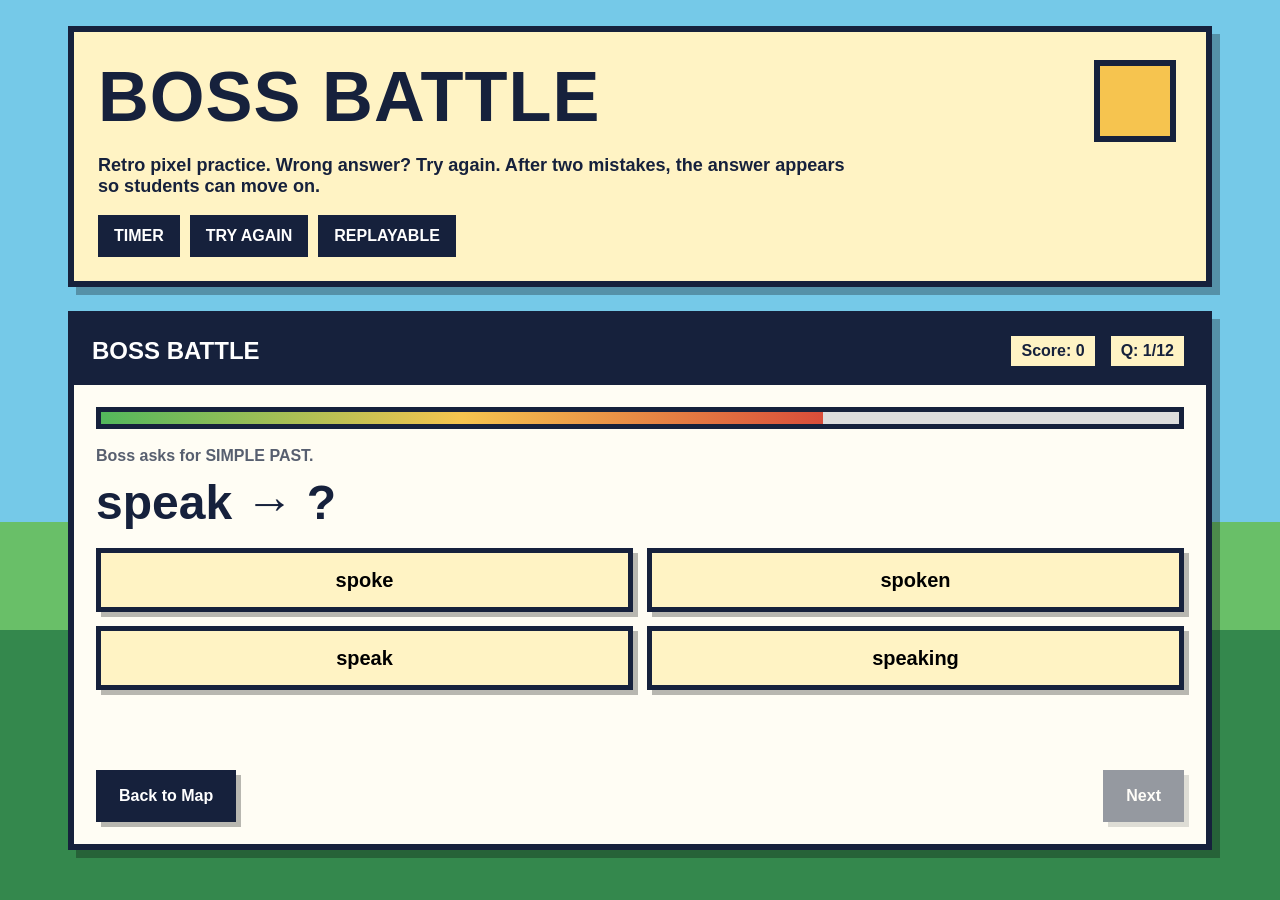
<file: old_boss_battle.html>
<!DOCTYPE html><html><head><meta charset="UTF-8"><meta name="viewport" content="width=device-width,initial-scale=1"><title>Boss Battle</title><link rel="stylesheet" href="style.css"></head><body onload="start('boss')"><div class="page"><section class="hero"><h1>Boss Battle</h1><p>Retro pixel practice. Wrong answer? Try again. After two mistakes, the answer appears so students can move on.</p><div class="badges"><div class="badge">TIMER</div><div class="badge">TRY AGAIN</div><div class="badge">REPLAYABLE</div></div></section><section class="game"><div class="top"><h2>Boss Battle</h2><div class="stats"><div class="stat">Score: <span id="score">0</span></div><div class="stat">Q: <span id="qnum">1</span>/<span id="total">10</span></div></div></div><div class="body"><div class="bar"><div class="fill" id="fill"></div></div><div class="inst" id="inst"></div><div class="q" id="q"></div><div class="choices" id="choices"></div><div class="build" id="build"><div class="slots" id="slots"></div><div class="letters" id="letters"></div><div class="controls"><button class="btn" onclick="undo()">Undo Last Letter</button><button class="btn" onclick="clearLetters()">Clear All</button><button class="btn" onclick="checkBuild()">Check</button></div></div><div class="feedback" id="fb"></div><div class="controls"><button class="btn" onclick="back()">Back to Map</button><button class="btn" id="next" onclick="nextQ()" disabled>Next</button></div></div></section></div><script src="verbs.js"></script><script src="game.js"></script></body></html>
</file>
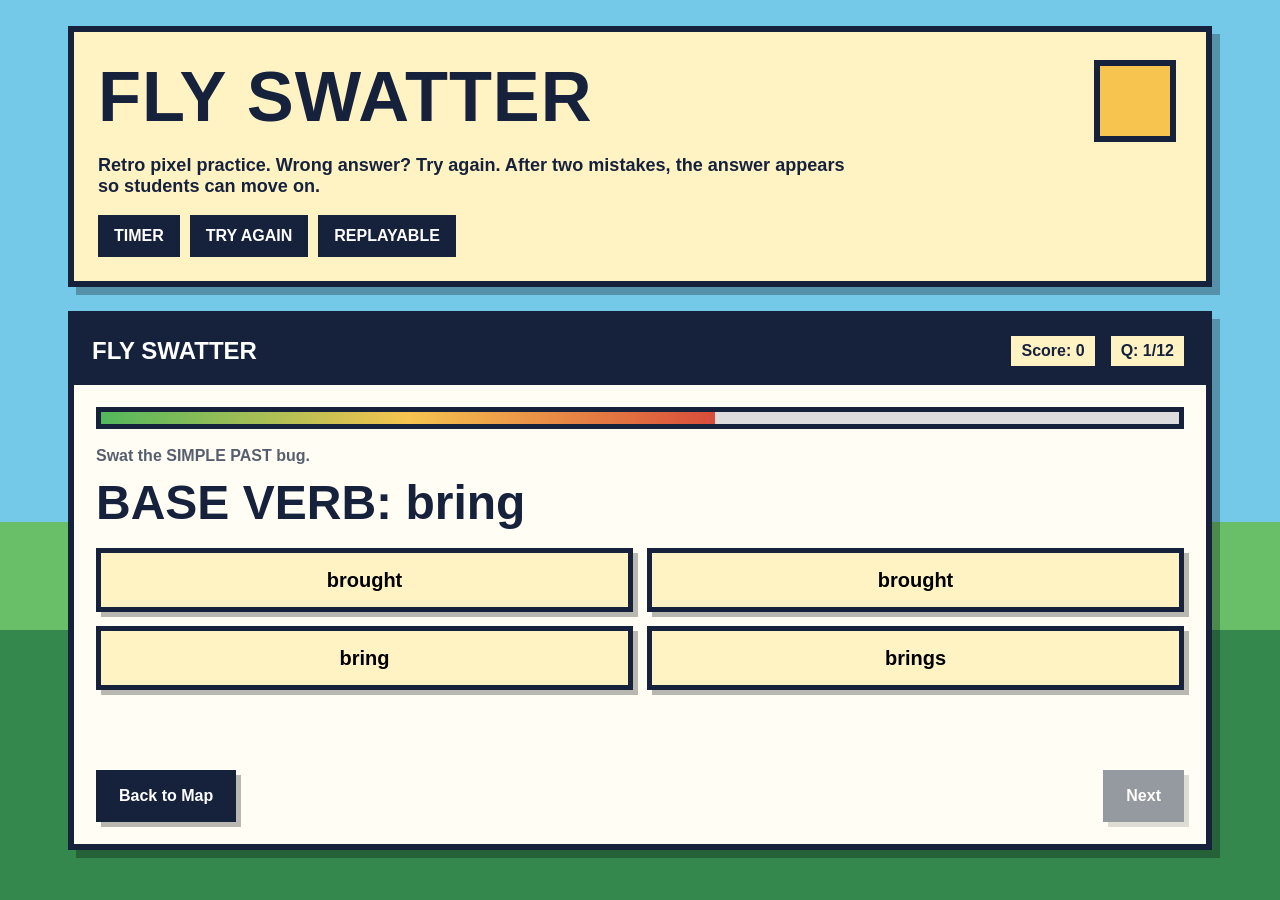
<file: old_fly_swatter.html>
<!DOCTYPE html><html><head><meta charset="UTF-8"><meta name="viewport" content="width=device-width,initial-scale=1"><title>Fly Swatter</title><link rel="stylesheet" href="style.css"></head><body onload="start('fly')"><div class="page"><section class="hero"><h1>Fly Swatter</h1><p>Retro pixel practice. Wrong answer? Try again. After two mistakes, the answer appears so students can move on.</p><div class="badges"><div class="badge">TIMER</div><div class="badge">TRY AGAIN</div><div class="badge">REPLAYABLE</div></div></section><section class="game"><div class="top"><h2>Fly Swatter</h2><div class="stats"><div class="stat">Score: <span id="score">0</span></div><div class="stat">Q: <span id="qnum">1</span>/<span id="total">10</span></div></div></div><div class="body"><div class="bar"><div class="fill" id="fill"></div></div><div class="inst" id="inst"></div><div class="q" id="q"></div><div class="choices" id="choices"></div><div class="build" id="build"><div class="slots" id="slots"></div><div class="letters" id="letters"></div><div class="controls"><button class="btn" onclick="undo()">Undo Last Letter</button><button class="btn" onclick="clearLetters()">Clear All</button><button class="btn" onclick="checkBuild()">Check</button></div></div><div class="feedback" id="fb"></div><div class="controls"><button class="btn" onclick="back()">Back to Map</button><button class="btn" id="next" onclick="nextQ()" disabled>Next</button></div></div></section></div><script src="verbs.js"></script><script src="game.js"></script></body></html>
</file>
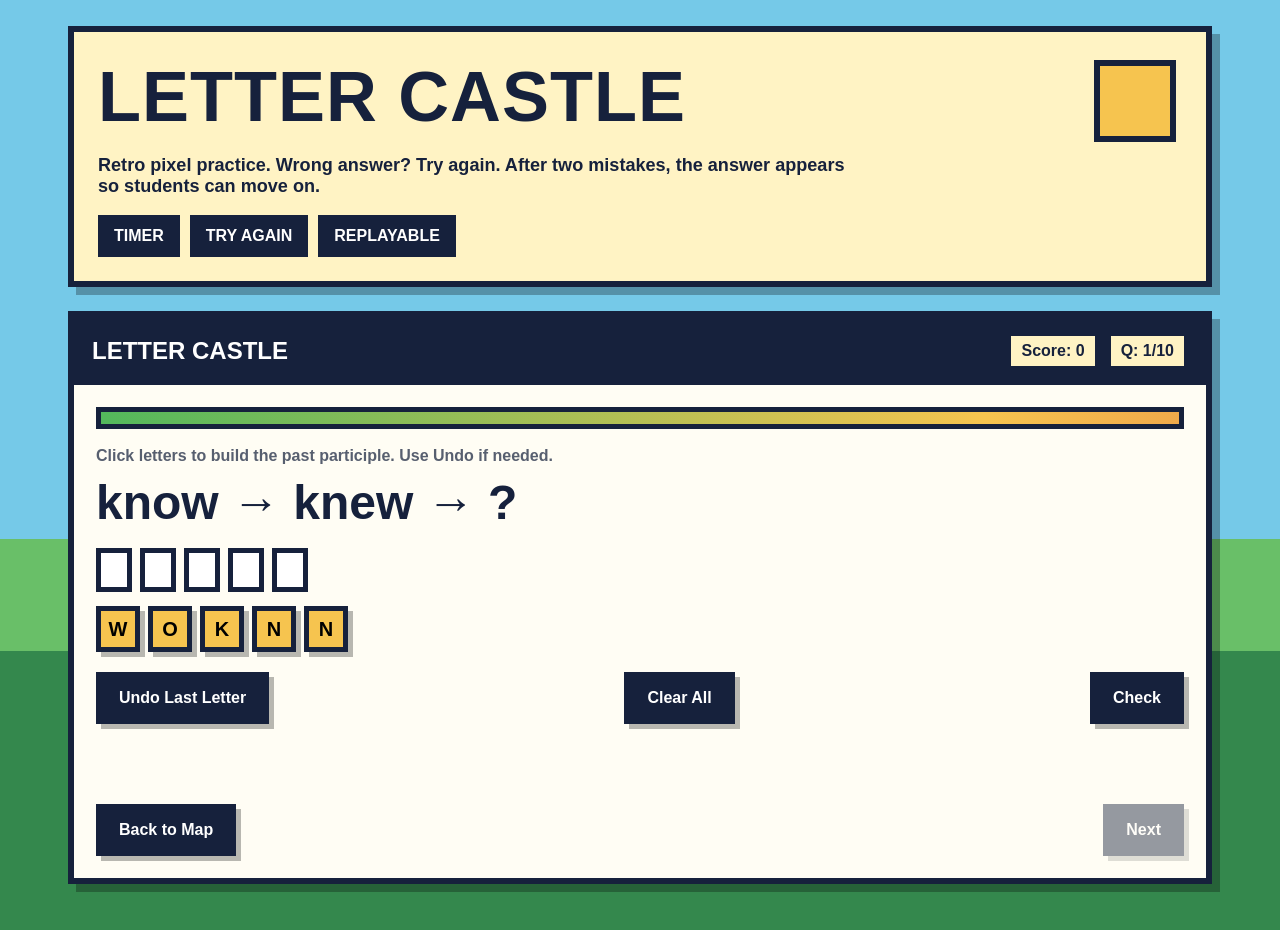
<file: old_letter_castle.html>
<!DOCTYPE html><html><head><meta charset="UTF-8"><meta name="viewport" content="width=device-width,initial-scale=1"><title>Letter Castle</title><link rel="stylesheet" href="style.css"></head><body onload="startBuild()"><div class="page"><section class="hero"><h1>Letter Castle</h1><p>Retro pixel practice. Wrong answer? Try again. After two mistakes, the answer appears so students can move on.</p><div class="badges"><div class="badge">TIMER</div><div class="badge">TRY AGAIN</div><div class="badge">REPLAYABLE</div></div></section><section class="game"><div class="top"><h2>Letter Castle</h2><div class="stats"><div class="stat">Score: <span id="score">0</span></div><div class="stat">Q: <span id="qnum">1</span>/<span id="total">10</span></div></div></div><div class="body"><div class="bar"><div class="fill" id="fill"></div></div><div class="inst" id="inst"></div><div class="q" id="q"></div><div class="choices" id="choices"></div><div class="build" id="build"><div class="slots" id="slots"></div><div class="letters" id="letters"></div><div class="controls"><button class="btn" onclick="undo()">Undo Last Letter</button><button class="btn" onclick="clearLetters()">Clear All</button><button class="btn" onclick="checkBuild()">Check</button></div></div><div class="feedback" id="fb"></div><div class="controls"><button class="btn" onclick="back()">Back to Map</button><button class="btn" id="next" onclick="nextQ()" disabled>Next</button></div></div></section></div><script src="verbs.js"></script><script src="game.js"></script></body></html>
</file>
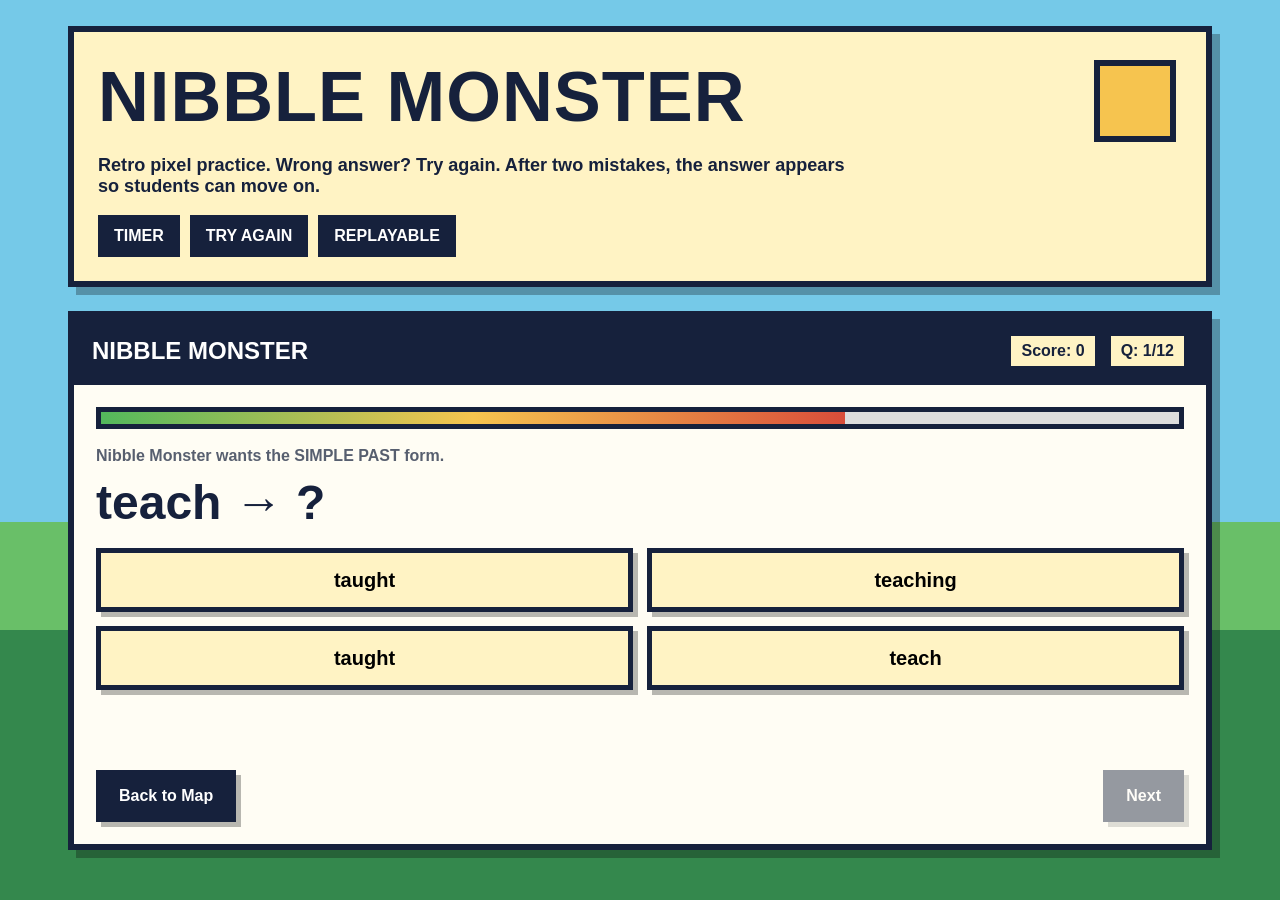
<file: old_nibble_monster.html>
<!DOCTYPE html><html><head><meta charset="UTF-8"><meta name="viewport" content="width=device-width,initial-scale=1"><title>Nibble Monster</title><link rel="stylesheet" href="style.css"></head><body onload="start('nibble')"><div class="page"><section class="hero"><h1>Nibble Monster</h1><p>Retro pixel practice. Wrong answer? Try again. After two mistakes, the answer appears so students can move on.</p><div class="badges"><div class="badge">TIMER</div><div class="badge">TRY AGAIN</div><div class="badge">REPLAYABLE</div></div></section><section class="game"><div class="top"><h2>Nibble Monster</h2><div class="stats"><div class="stat">Score: <span id="score">0</span></div><div class="stat">Q: <span id="qnum">1</span>/<span id="total">10</span></div></div></div><div class="body"><div class="bar"><div class="fill" id="fill"></div></div><div class="inst" id="inst"></div><div class="q" id="q"></div><div class="choices" id="choices"></div><div class="build" id="build"><div class="slots" id="slots"></div><div class="letters" id="letters"></div><div class="controls"><button class="btn" onclick="undo()">Undo Last Letter</button><button class="btn" onclick="clearLetters()">Clear All</button><button class="btn" onclick="checkBuild()">Check</button></div></div><div class="feedback" id="fb"></div><div class="controls"><button class="btn" onclick="back()">Back to Map</button><button class="btn" id="next" onclick="nextQ()" disabled>Next</button></div></div></section></div><script src="verbs.js"></script><script src="game.js"></script></body></html>
</file>
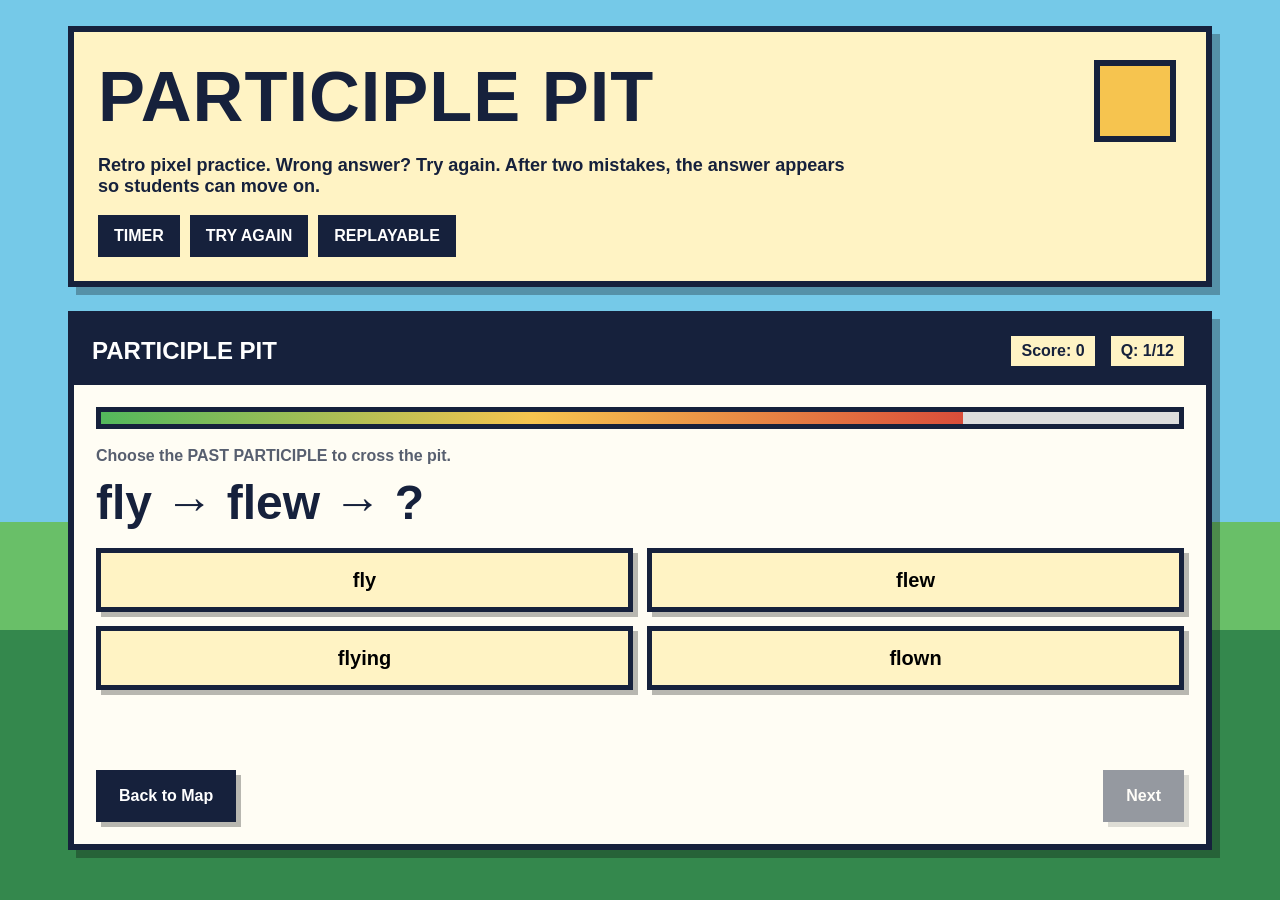
<file: old_participle_pit.html>
<!DOCTYPE html><html><head><meta charset="UTF-8"><meta name="viewport" content="width=device-width,initial-scale=1"><title>Participle Pit</title><link rel="stylesheet" href="style.css"></head><body onload="start('pit')"><div class="page"><section class="hero"><h1>Participle Pit</h1><p>Retro pixel practice. Wrong answer? Try again. After two mistakes, the answer appears so students can move on.</p><div class="badges"><div class="badge">TIMER</div><div class="badge">TRY AGAIN</div><div class="badge">REPLAYABLE</div></div></section><section class="game"><div class="top"><h2>Participle Pit</h2><div class="stats"><div class="stat">Score: <span id="score">0</span></div><div class="stat">Q: <span id="qnum">1</span>/<span id="total">10</span></div></div></div><div class="body"><div class="bar"><div class="fill" id="fill"></div></div><div class="inst" id="inst"></div><div class="q" id="q"></div><div class="choices" id="choices"></div><div class="build" id="build"><div class="slots" id="slots"></div><div class="letters" id="letters"></div><div class="controls"><button class="btn" onclick="undo()">Undo Last Letter</button><button class="btn" onclick="clearLetters()">Clear All</button><button class="btn" onclick="checkBuild()">Check</button></div></div><div class="feedback" id="fb"></div><div class="controls"><button class="btn" onclick="back()">Back to Map</button><button class="btn" id="next" onclick="nextQ()" disabled>Next</button></div></div></section></div><script src="verbs.js"></script><script src="game.js"></script></body></html>
</file>
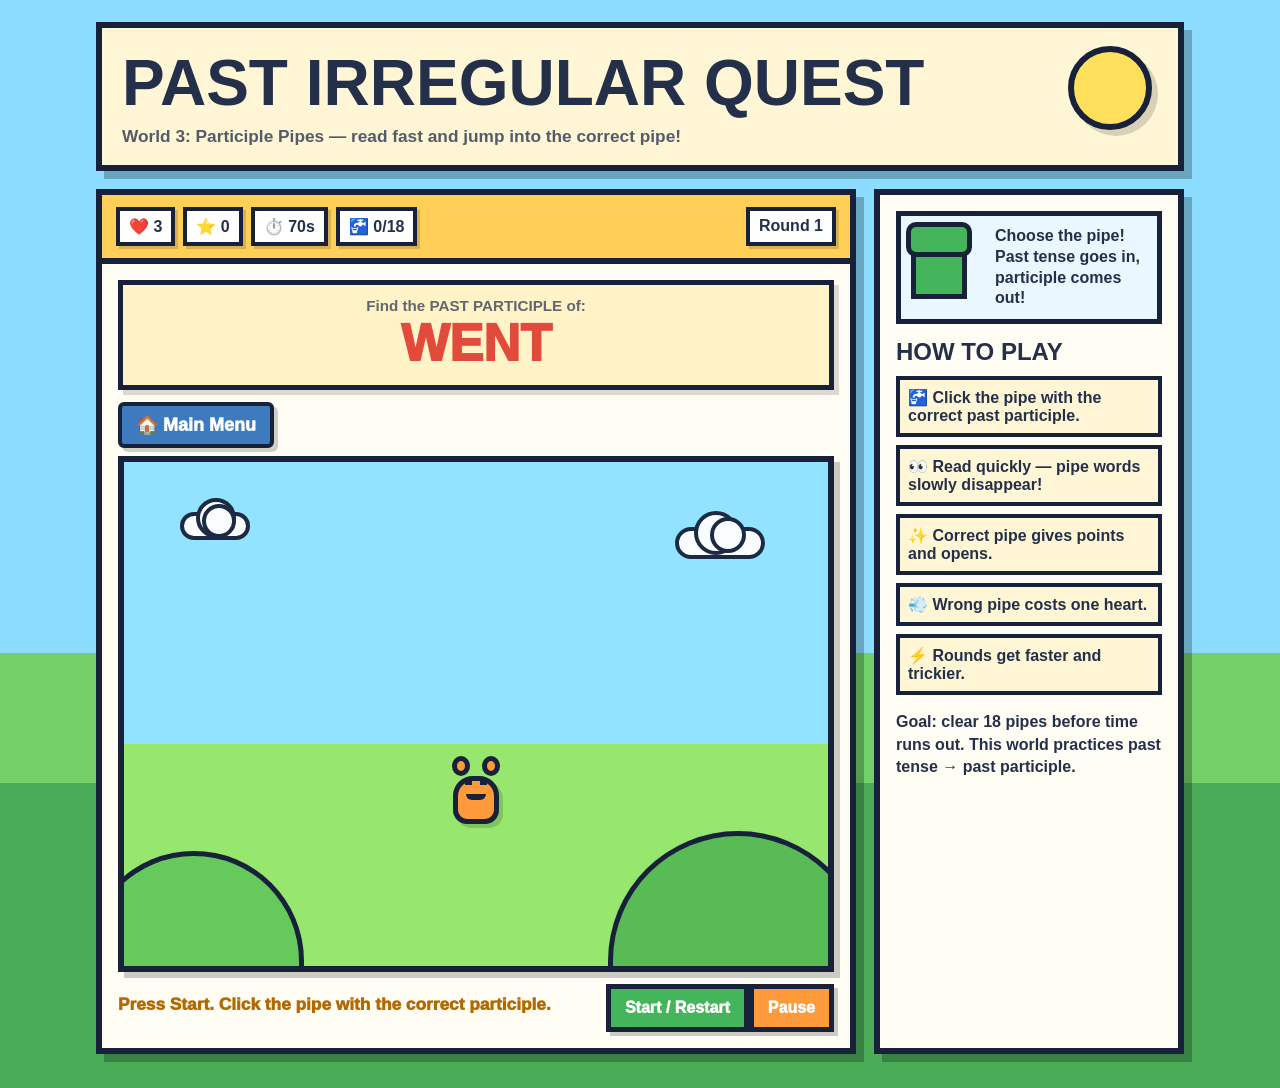
<file: participle_pit.html>
<!DOCTYPE html>
<html lang="en">
<head>
<meta charset="UTF-8">
<meta name="viewport" content="width=device-width,initial-scale=1">
<title>Past Irregular Quest - Participle Pipes</title>
<style>
:root{
  --ink:#24304a;--line:#17213a;--sky:#8bdcff;--cloud:#fff;--grass:#73cf68;--hill:#4bac58;
  --cream:#fff6d6;--yellow:#ffe05d;--orange:#ff9a3c;--pink:#ff7ba8;--red:#f04f46;
  --purple:#9b68d8;--blue:#4ea6ff;--green:#44b55a;--white:#fffdf4;--shadow:rgba(0,0,0,.25);
  --pipe1:#34c76a;--pipe2:#3aa7ff;--pipe3:#ff77a9;--pipe4:#ffd84a;
}
*{box-sizing:border-box}
body{
  margin:0;min-height:100vh;font-family:"Trebuchet MS","Century Gothic",Arial,sans-serif;color:var(--ink);
  background:
    radial-gradient(circle at 10% 12%,#fff 0 18px,transparent 19px),
    radial-gradient(circle at 15% 13%,#fff 0 15px,transparent 16px),
    radial-gradient(circle at 82% 11%,#fff 0 22px,transparent 23px),
    linear-gradient(var(--sky) 0 60%,var(--grass) 60% 72%,var(--hill) 72%);
  overflow-x:hidden;
}
.page{max-width:1120px;margin:0 auto;padding:22px 16px 34px}
.header{background:var(--cream);border:6px solid var(--line);box-shadow:8px 8px 0 var(--shadow);padding:18px 20px;position:relative;overflow:hidden}
.header:after{content:"";position:absolute;right:26px;top:18px;width:72px;height:72px;background:var(--yellow);border:6px solid var(--line);border-radius:50%;box-shadow:6px 6px 0 rgba(0,0,0,.15)}
h1{margin:0;font-size:clamp(2rem,5vw,4rem);text-transform:uppercase}.subtitle{font-weight:900;font-size:1.08rem;margin-top:6px;color:rgba(36,48,74,.78)}
.layout{display:grid;grid-template-columns:1fr 310px;gap:18px;margin-top:18px}@media(max-width:900px){.layout{grid-template-columns:1fr}}
.panel,.side{background:var(--white);border:6px solid var(--line);box-shadow:8px 8px 0 var(--shadow)}
.topbar{padding:12px 14px;background:#ffcf58;border-bottom:6px solid var(--line);display:flex;justify-content:space-between;gap:10px;flex-wrap:wrap;font-weight:900}
.badges{display:flex;gap:8px;flex-wrap:wrap}.badge{background:#fff;border:4px solid var(--line);padding:6px 9px;box-shadow:3px 3px 0 rgba(0,0,0,.15)}
.gamewrap{padding:16px}.prompt{background:#fff3c7;border:5px solid var(--line);padding:12px;margin-bottom:12px;text-align:center;box-shadow:5px 5px 0 rgba(0,0,0,.14)}
.prompt .small{font-size:.95rem;font-weight:900;color:rgba(36,48,74,.72)}.prompt .verb{font-size:clamp(2rem,5vw,3.2rem);font-weight:1000;text-transform:uppercase;color:#e24a3b}
.stage{
  position:relative;width:100%;max-width:760px;aspect-ratio:1/.72;margin:0 auto;
  border:6px solid var(--line);background:linear-gradient(#91e3ff 0 56%,#97e66d 56% 100%);
  box-shadow:6px 6px 0 rgba(0,0,0,.2);overflow:hidden;
}
.cloud{position:absolute;background:white;border:4px solid var(--line);border-radius:999px;opacity:.95}.cloud:before,.cloud:after{content:"";position:absolute;background:white;border:4px solid var(--line);border-radius:50%}
.c1{left:8%;top:10%;width:70px;height:28px}.c1:before{left:12px;top:-18px;width:32px;height:32px}.c1:after{right:10px;top:-12px;width:26px;height:26px}
.c2{right:9%;top:13%;width:90px;height:32px}.c2:before{left:15px;top:-20px;width:36px;height:36px}.c2:after{right:15px;top:-14px;width:28px;height:28px}
.hill{position:absolute;bottom:0;border:5px solid var(--line);border-bottom:0;border-radius:999px 999px 0 0;background:#65c95c}
.h1{left:-40px;width:220px;height:115px}.h2{right:-40px;width:260px;height:135px;background:#58bb55}
.character{
  position:absolute;left:50%;bottom:142px;width:58px;height:68px;transform:translateX(-50%);
  z-index:8;transition:all .45s cubic-bezier(.2,.8,.2,1);
}
.body{
  position:absolute;bottom:0;left:6px;width:46px;height:48px;background:#ff9a3c;border:5px solid var(--line);
  border-radius:20px 20px 14px 14px;box-shadow:4px 4px 0 rgba(0,0,0,.15);
}
.ear{position:absolute;top:0;width:18px;height:20px;background:#ff9a3c;border:5px solid var(--line);border-radius:50%}
.eleft{left:5px}.eright{right:5px}.eye{position:absolute;top:22px;width:7px;height:7px;background:var(--line);z-index:2}.eye.left{left:18px}.eye.right{right:18px}
.mouth{position:absolute;left:19px;top:38px;width:20px;height:6px;background:var(--line);border-radius:0 0 10px 10px;z-index:2}
.pipeRow{position:absolute;left:0;right:0;bottom:16px;display:grid;grid-template-columns:repeat(4,1fr);gap:12px;padding:0 16px;z-index:5}
.pipeWrap{position:relative;height:155px;cursor:pointer;display:flex;align-items:flex-end;justify-content:center;transition:.12s}
.pipeWrap:hover{transform:translateY(-6px)}
.pipe{width:100%;max-width:150px;height:112px;border:6px solid var(--line);border-radius:14px 14px 0 0;position:relative;box-shadow:5px 5px 0 rgba(0,0,0,.18)}
.pipe:before{content:"";position:absolute;left:-13px;right:-13px;top:-34px;height:42px;border:6px solid var(--line);border-radius:14px;background:inherit}
.pipe:after{content:"";position:absolute;left:17px;top:20px;width:18px;height:65px;background:rgba(255,255,255,.25)}
.pipeWord{position:absolute;top:-68px;left:50%;transform:translateX(-50%);background:#fff;border:5px solid var(--line);padding:6px 10px;font-weight:1000;font-size:18px;box-shadow:4px 4px 0 rgba(0,0,0,.15);white-space:nowrap}
.p1{background:var(--pipe1)}.p2{background:var(--pipe2)}.p3{background:var(--pipe3)}.p4{background:var(--pipe4)}
.sparkle{position:absolute;font-size:40px;font-weight:1000;color:#ffe05d;text-shadow:3px 3px 0 #fff,5px 5px 0 var(--line);z-index:30;animation:pop .6s forwards;pointer-events:none}
.smoke{position:absolute;font-size:34px;font-weight:1000;color:#9b68d8;text-shadow:3px 3px 0 #fff,5px 5px 0 var(--line);z-index:30;animation:pop .6s forwards;pointer-events:none}
@keyframes pop{0%{transform:scale(.3);opacity:0}50%{transform:scale(1.2);opacity:1}100%{transform:scale(.8);opacity:0}}
.controls{margin-top:12px;display:flex;gap:10px;justify-content:space-between;align-items:center;flex-wrap:wrap}
button{font-family:inherit;font-weight:1000;border:5px solid var(--line);background:#55a6ff;color:#fff;padding:10px 14px;box-shadow:4px 4px 0 rgba(0,0,0,.2);cursor:pointer;font-size:1rem}
button:hover{filter:brightness(1.08)}button.orange{background:var(--orange)}button.green{background:var(--green)}button.pink{background:#ff7ba8}
#feedback{font-weight:1000;min-height:28px;font-size:1.08rem}.good{color:#238c3a}.bad{color:#d33a30}.warn{color:#b36800}
.side{padding:16px}.side h2{margin:0 0 10px;text-transform:uppercase}
.pipe-card{display:grid;grid-template-columns:72px 1fr;gap:12px;align-items:center;background:#e9f8ff;border:5px solid var(--line);padding:10px;margin-bottom:14px}
.pipeIcon{width:56px;height:62px;background:#44b55a;border:5px solid var(--line);border-radius:12px 12px 0 0;position:relative}.pipeIcon:before{content:"";position:absolute;left:-10px;right:-10px;top:-20px;height:25px;background:#44b55a;border:5px solid var(--line);border-radius:10px}
.speech{font-weight:900;line-height:1.3}.legend{display:grid;gap:8px;margin-top:10px}.legend div{border:4px solid var(--line);background:#fff6d6;padding:8px;font-weight:900}
.end{display:none;position:fixed;inset:0;background:rgba(20,30,55,.72);z-index:50;align-items:center;justify-content:center;padding:20px}
.endbox{background:#fff6d6;border:7px solid var(--line);box-shadow:10px 10px 0 rgba(0,0,0,.28);padding:22px;max-width:560px;text-align:center}.endbox h2{font-size:2.2rem;margin:0 0 8px;text-transform:uppercase}
.progress{height:26px;border:5px solid var(--line);background:#fff;margin:12px 0;overflow:hidden}.progressfill{height:100%;background:linear-gradient(90deg,#44b55a,#ffe06b,#ff7ba8);width:20%}

.pipe.flash .pipe,
.pipe.flash .pipe:before{
  animation: pipeFlash .55s alternate 4;
}
@keyframes pipeFlash{
  from{filter:brightness(1)}
  to{filter:brightness(1.8);box-shadow:0 0 22px #ffe05d}
}
.character.dive{
  animation: divePipe .78s forwards;
}
@keyframes divePipe{
  0%{transform:translateX(-50%) translateY(0) scale(1)}
  35%{transform:translateX(-50%) translateY(-64px) scale(1.05)}
  72%{transform:translateX(-50%) translateY(88px) scale(.72)}
  100%{transform:translateX(-50%) translateY(140px) scale(.12);opacity:0}
}
.character.bump{
  animation: bumpBack .58s forwards;
}
@keyframes bumpBack{
  0%{transform:translateX(-50%) rotate(0deg)}
  35%{transform:translateX(-50%) translateY(-30px) rotate(-18deg)}
  100%{transform:translateX(-50%) translateY(0) rotate(0deg)}
}
.popupThing{
  position:absolute;
  z-index:40;
  font-size:46px;
  font-weight:1000;
  pointer-events:none;
  animation: pipePop .95s forwards;
  text-shadow:3px 3px 0 white,5px 5px 0 var(--line);
}
@keyframes pipePop{
  0%{transform:translateY(30px) scale(.2);opacity:0}
  25%{transform:translateY(-22px) scale(1.2);opacity:1}
  65%{transform:translateY(-36px) scale(1)}
  100%{transform:translateY(-60px) scale(.8);opacity:0}
}
.countdown{
  display:none;
  position:absolute;
  inset:0;
  z-index:80;
  justify-content:center;
  align-items:center;
  font-size:110px;
  font-weight:1000;
  color:#f04f46;
  text-shadow:5px 5px 0 white,9px 9px 0 var(--line);
  pointer-events:none;
}
.stage.panic{
  animation: panicShake .16s infinite;
  border-color:#f04f46;
}
@keyframes panicShake{
  0%{transform:translateX(0)}
  25%{transform:translateX(-3px)}
  50%{transform:translateX(3px)}
  75%{transform:translateX(-2px)}
  100%{transform:translateX(0)}
}
.badge.danger{
  background:#f04f46!important;
  color:white!important;
  animation: blink .35s infinite alternate;
}
.badge.warning{
  background:#ff9a3c!important;
}
@keyframes blink{
  from{filter:brightness(1)}
  to{filter:brightness(1.45)}
}
.comboPop{
  position:absolute;
  left:50%;
  top:38%;
  transform:translateX(-50%);
  z-index:60;
  background:#fff6d6;
  border:6px solid var(--line);
  padding:12px 18px;
  font-size:34px;
  font-weight:1000;
  color:#e24a3b;
  box-shadow:6px 6px 0 rgba(0,0,0,.2);
  animation: comboPop .7s forwards;
}
@keyframes comboPop{
  0%{transform:translateX(-50%) scale(.3);opacity:0}
  35%{transform:translateX(-50%) scale(1.15);opacity:1}
  100%{transform:translateX(-50%) scale(.9);opacity:0}
}


.pipeWord{
  animation: wordFade 7s linear forwards;
}
@keyframes wordFade{
  0%{opacity:1;transform:translateX(-50%) scale(1)}
  42%{opacity:1;transform:translateX(-50%) scale(1)}
  70%{opacity:.45;transform:translateX(-50%) scale(.96)}
  88%{opacity:.18;transform:translateX(-50%) scale(.92) rotate(-1deg)}
  100%{opacity:.08;transform:translateX(-50%) scale(.9) rotate(1deg)}
}
.pipeWord.fastFade{
  animation: wordFadeFast 5s linear forwards;
}
@keyframes wordFadeFast{
  0%{opacity:1;transform:translateX(-50%) scale(1)}
  25%{opacity:1;transform:translateX(-50%) scale(1)}
  60%{opacity:.42;transform:translateX(-50%) scale(.95)}
  82%{opacity:.16;transform:translateX(-50%) scale(.9) rotate(-2deg)}
  100%{opacity:.05;transform:translateX(-50%) scale(.86) rotate(2deg)}
}
.pipeWord.superFade{
  animation: wordFadeSuper 3.8s linear forwards;
}
@keyframes wordFadeSuper{
  0%{opacity:1;transform:translateX(-50%) scale(1)}
  20%{opacity:1;transform:translateX(-50%) scale(1)}
  50%{opacity:.38;transform:translateX(-50%) scale(.94)}
  72%{opacity:.14;transform:translateX(-50%) scale(.88) rotate(-2deg)}
  100%{opacity:.04;transform:translateX(-50%) scale(.82) rotate(2deg)}
}
.memoryCue{
  position:absolute;
  left:50%;
  top:18px;
  transform:translateX(-50%);
  z-index:70;
  background:#fff6d6;
  border:5px solid var(--line);
  padding:8px 14px;
  font-weight:1000;
  font-size:19px;
  box-shadow:5px 5px 0 rgba(0,0,0,.18);
  display:none;
}


.back-home-button{
  display:inline-block;
  margin-bottom:8px;
  padding:8px 14px;
  background:#3e7abe;
  color:white;
  text-decoration:none;
  font-size:18px;
  font-weight:1000;
  border:4px solid var(--line,#17213a);
  border-radius:6px;
  box-shadow:4px 4px 0 rgba(0,0,0,.18);
}
.back-home-button:hover{background:#2b5f97}

</style>
</head>
<body>
<div class="page">
<section class="header"><h1>Past Irregular Quest</h1><div class="subtitle">World 3: Participle Pipes — read fast and jump into the correct pipe!</div></section>
<main class="layout">
<section class="panel">
<div class="topbar"><div class="badges"><div class="badge">❤️ <span id="lives">3</span></div><div class="badge">⭐ <span id="score">0</span></div><div class="badge" id="timeBadge">⏱️ <span id="time">70</span>s</div><div class="badge">🚰 <span id="cleared">0</span>/18</div></div><div class="badge">Round <span id="round">1</span></div></div>
<div class="gamewrap">
<div class="prompt"><div class="small">Find the PAST PARTICIPLE of:</div><div class="verb" id="pastVerb">went</div></div>
<a href="index.html" class="back-home-button">🏠 Main Menu</a>
<div class="stage" id="stage">
<div class="cloud c1"></div><div class="cloud c2"></div><div class="hill h1"></div><div class="hill h2"></div>
<div class="character" id="char"><div class="ear eleft"></div><div class="ear eright"></div><div class="body"></div><div class="eye left"></div><div class="eye right"></div><div class="mouth"></div></div>
<div class="memoryCue" id="memoryCue">Read fast! The words are fading!</div><div class="pipeRow" id="pipes"></div><div class="countdown" id="countdown"></div>
</div>
<div class="controls"><div id="feedback" class="warn">Press Start. Click the pipe with the correct participle.</div><div><button class="green" onclick="startGame()">Start / Restart</button><button class="orange" onclick="pauseGame()">Pause</button></div></div>
</div>
</section>
<aside class="side">
<div class="pipe-card"><div class="pipeIcon"></div><div class="speech" id="speech">Choose the pipe! Past tense goes in, participle comes out!</div></div>
<h2>How to Play</h2>
<div class="legend"><div>🚰 Click the pipe with the correct past participle.</div><div>👀 Read quickly — pipe words slowly disappear!</div><div>✨ Correct pipe gives points and opens.</div><div>💨 Wrong pipe costs one heart.</div><div>⚡ Rounds get faster and trickier.</div></div>
<p style="font-weight:900;line-height:1.4">Goal: clear 18 pipes before time runs out. This world practices past tense → past participle.</p>
</aside>
</main>
</div>
<div class="end" id="end"><div class="endbox"><h2 id="endTitle">Pipe Champion!</h2><p id="endText">Great work!</p><div class="progress"><div class="progressfill" id="progressfill"></div></div><button class="green" onclick="closeEnd();startGame()">Play Again</button><button class="pink" onclick="closeEnd()">Back</button></div></div>
<script>
const sets=[
[["went","gone","go"],["ate","eaten","eat"],["saw","seen","see"],["ran","run","run"],["came","come","come"],["did","done","do"],["made","made","make"],["took","taken","take"],["gave","given","give"],["had","had","have"]],
[["brought","brought","bring"],["bought","bought","buy"],["caught","caught","catch"],["taught","taught","teach"],["thought","thought","think"],["found","found","find"],["told","told","tell"],["sold","sold","sell"],["sent","sent","send"],["kept","kept","keep"]],
[["chose","chosen","choose"],["drove","driven","drive"],["forgot","forgotten","forget"],["spoke","spoken","speak"],["rode","ridden","ride"],["wrote","written","write"],["threw","thrown","throw"],["knew","known","know"],["swam","swum","swim"],["drank","drunk","drink"]]
];
const fake={
go:["goes","goed","going"],eat:["eats","eated","eating"],see:["sees","seed","seeing"],run:["runs","runned","running"],come:["comes","comed","coming"],do:["does","doed","doing"],make:["makes","maked","making"],take:["takes","taked","taking"],give:["gives","gived","giving"],have:["has","haved","having"],
bring:["brings","bringed","brung"],buy:["buys","buyed","buying"],catch:["catches","catched","catching"],teach:["teaches","teached","teaching"],think:["thinks","thinked","thinking"],find:["finds","finded","finding"],tell:["tells","telled","telling"],sell:["sells","selled","selling"],send:["sends","sended","sending"],keep:["keeps","keeped","keeping"],
choose:["chooses","choosed","choosing"],drive:["drives","drived","driving"],forget:["forgets","forgetted","forgetting"],speak:["speaks","speaked","speaking"],ride:["rides","rided","riding"],write:["writes","writed","writing"],throw:["throws","throwed","throwing"],know:["knows","knowed","knowing"],swim:["swims","swimmed","swimming"],drink:["drinks","drinked","drinking"]
};
let score,lives,time,cleared,round,paused,timer,current,locked=false,started=false,combo=0,lastBeep=99;
const pipeBox=document.getElementById("pipes"),stage=document.getElementById("stage"),char=document.getElementById("char");
function pick(a){return a[Math.floor(Math.random()*a.length)]}
function shuffle(a){return a.sort(()=>Math.random()-.5)}
function startGame(){clearInterval(timer);score=0;lives=3;time=70;cleared=0;round=1;combo=0;lastBeep=99;paused=false;started=true;locked=false;stage.classList.remove("panic");document.getElementById("timeBadge").classList.remove("warning","danger");newQuestion();ui();timer=setInterval(()=>{if(!paused){time--;panicTick();if(time<=0)end(false);ui()}},1000);fb("Pick the pipe with the correct participle!","warn");say("Jump into the right pipe!")}
function pauseGame(){if(!started)return;paused=!paused;fb(paused?"Paused.":"Go! Choose a pipe!","warn")}
function ui(){document.getElementById("score").textContent=score;document.getElementById("lives").textContent=lives;document.getElementById("time").textContent=time;document.getElementById("cleared").textContent=cleared;document.getElementById("round").textContent=round}
function newQuestion(){
 locked=false;char.classList.remove("dive","bump");char.style.opacity=1;char.style.left="50%";char.style.bottom="142px";
 current=pick(sets[round-1]);document.getElementById("pastVerb").textContent=current[0];
 const base=current[2], correct=current[1];
 let opts=[{word:correct,correct:true}];
 shuffle([...(fake[base]||[base+"ed",base+"s",base+"ing"])]).slice(0,3).forEach(w=>opts.push({word:w,correct:false}));
 opts=shuffle(opts);pipeBox.innerHTML="";
 const cue=document.getElementById("memoryCue");
 cue.style.display="block";
 cue.textContent=round===1?"Read the pipes carefully!":round===2?"Read fast! The words are fading!":"Super speed! Remember the words!";
 setTimeout(()=>{cue.style.display="none"},1300);
 opts.forEach((o,i)=>{const wrap=document.createElement("div");wrap.className="pipeWrap";let fadeClass=round===1?"pipeWord":round===2?"pipeWord fastFade":"pipeWord superFade";
wrap.innerHTML='<div class="'+fadeClass+'">'+o.word+'</div><div class="pipe p'+(i+1)+'"></div>';
wrap.onclick=()=>choosePipe(i,o,wrap);
pipeBox.appendChild(wrap)})
}
function choosePipe(i,o,wrap){
 if(paused||locked||!started)return;
 locked=true;
 const center=wrap.offsetLeft+wrap.offsetWidth/2-29;
 char.style.left=center+"px";
 char.classList.remove("dive","bump");
 void char.offsetWidth;

 if(o.correct){
   char.classList.add("dive");
   wrap.classList.add("flash");
   setTimeout(()=>{pipePopup(wrap);sparkleBurst(wrap);},420);
   setTimeout(()=>{
     score+=10;
     combo++;
     if(combo>=3){score+=5;showCombo(combo);}
     cleared++;
     fb("Correct! "+current[0]+" → "+current[1],"good");
     say(pick(["Wahoo! Something popped out!","Pipe power!","Participle perfect!"]));
     beep("good");
     if(cleared===6)round=2;
     if(cleared===12)round=3;
     if(cleared>=18){end(true);return}
     ui();
     char.classList.remove("dive");
     char.style.opacity=1;
     char.style.left="50%";
     char.style.bottom="142px";
     wrap.classList.remove("flash");
     newQuestion();
   },950);
 }else{
   combo=0;
   char.classList.add("bump");
   setTimeout(()=>{effect(wrap,"POOF!");},230);
   setTimeout(()=>{
     lives--;
     fb("Oops! "+o.word+" is not the participle of "+current[2]+".","bad");
     say("Wrong pipe! Try again!");
     beep("bad");
     ui();
     char.classList.remove("bump");
     char.style.left="50%";
     char.style.bottom="142px";
     if(lives<=0){end(false);return}
     locked=false;
   },620);
 }
}

function pipePopup(wrap){
 const things=["🌟","🦊","🍄","🎉","⭐","🐸","🌈","✨"];
 const p=document.createElement("div");
 p.className="popupThing";
 p.textContent=pick(things);
 p.style.left=(wrap.offsetLeft+wrap.offsetWidth/2-26)+"px";
 p.style.top=(wrap.offsetTop-84)+"px";
 stage.appendChild(p);
 setTimeout(()=>p.remove(),1000);
}
function sparkleBurst(wrap){
 for(let i=0;i<8;i++){
   setTimeout(()=>effect(wrap, pick(["✨","⭐","🌟"])), i*55);
 }
}
function showCombo(n){
 const c=document.createElement("div");
 c.className="comboPop";
 c.textContent=n>=5?"🔥 PIPE MASTER!":"🔥 "+n+" COMBO!";
 stage.appendChild(c);
 setTimeout(()=>c.remove(),750);
}
function panicTick(){
 const tb=document.getElementById("timeBadge");
 const cd=document.getElementById("countdown");
 if(time<=20 && time>10){tb.classList.add("warning");}
 if(time<=10){tb.classList.remove("warning");tb.classList.add("danger");stage.classList.add("panic");}
 if(time<=5 && time>0){
   cd.style.display="flex";
   cd.textContent=time;
   beep("tick");
   setTimeout(()=>{cd.style.display="none"},420);
 }else if(time<=10 && time!==lastBeep){
   beep("tick");
 }
 lastBeep=time;
}

function effect(wrap,txt){const e=document.createElement("div");e.className=txt==="✨"?"sparkle":"smoke";e.textContent=txt;e.style.left=(wrap.offsetLeft+wrap.offsetWidth/2-28)+"px";e.style.top=(wrap.offsetTop-82)+"px";stage.appendChild(e);setTimeout(()=>e.remove(),650)}
function fb(m,cl){let e=document.getElementById("feedback");e.textContent=m;e.className=cl}
function say(m){document.getElementById("speech").textContent=m}
function beep(type){try{const a=new(window.AudioContext||window.webkitAudioContext)(),o=a.createOscillator(),g=a.createGain();o.connect(g);g.connect(a.destination);o.frequency.value=type==="bad"?170:type==="tick"?520:860;g.gain.value=type==="tick"?.055:.08;o.type=type==="tick"?"sawtooth":"square";o.start();o.stop(a.currentTime+(type==="tick"?.08:.14))}catch(e){}}
function end(win){clearInterval(timer);started=false;document.getElementById("end").style.display="flex";document.getElementById("endTitle").textContent=win?"Pipe Champion!":"Try Again!";document.getElementById("endText").innerHTML=`Score: <b>${score}</b><br>Pipes cleared: <b>${cleared}</b>/18`;document.getElementById("progressfill").style.width=Math.min(100,cleared/18*100)+"%"}
function closeEnd(){document.getElementById("end").style.display="none"}
</script>
</body>
</html>
</file>
<file: style.css>
:root{--sky:#75c9e8;--dark:#16213c;--cream:#fff3c4;--yellow:#f6c44f;--orange:#e86c3d;--green:#52a75b;--red:#d94d3a;--white:#fffdf4;--shadow:rgba(0,0,0,.28)}
*{box-sizing:border-box}body{margin:0;min-height:100vh;font-family:"Trebuchet MS","Century Gothic",Arial,sans-serif;color:var(--dark);background:linear-gradient(var(--sky) 0 58%,#69bf68 58% 70%,#34884d 70%);image-rendering:pixelated}.page{max-width:1180px;margin:0 auto;padding:26px 18px 46px}.hero,.card,.game{border:6px solid var(--dark);box-shadow:8px 8px 0 var(--shadow);background:var(--white)}.hero{position:relative;padding:24px;background:var(--cream);overflow:hidden}.hero:after{content:"";position:absolute;right:30px;top:28px;width:70px;height:70px;background:var(--yellow);border:6px solid var(--dark)}h1{margin:0;font-size:clamp(2.4rem,6vw,4.4rem);text-transform:uppercase;letter-spacing:1px}.hero p{font-size:1.13rem;font-weight:900;max-width:770px}.badges{display:flex;gap:10px;flex-wrap:wrap}.badge{background:var(--dark);color:white;border:4px solid var(--dark);padding:8px 12px;font-weight:900}.map{margin-top:24px;display:grid;grid-template-columns:repeat(3,1fr);gap:18px}@media(max-width:850px){.map{grid-template-columns:repeat(2,1fr)}}@media(max-width:560px){.map{grid-template-columns:1fr}}.card{min-height:210px;padding:18px;cursor:pointer;position:relative;transition:.12s;text-decoration:none;color:var(--dark)}.card:hover{transform:translate(-2px,-2px);box-shadow:11px 11px 0 var(--shadow)}.card h2{margin:0 0 8px;text-transform:uppercase}.card p{font-weight:900;color:rgba(22,33,60,.75)}.sample{border:4px solid var(--dark);background:#e9f6ff;padding:10px;font-weight:900;line-height:1.55}.monster{position:absolute;right:16px;bottom:14px;width:58px;height:48px;background:var(--orange);border:5px solid var(--dark)}.monster:before,.monster:after{content:"";position:absolute;top:10px;width:8px;height:8px;background:var(--dark)}.monster:before{left:12px}.monster:after{right:12px}.monster span{position:absolute;left:16px;bottom:8px;width:24px;height:6px;background:var(--dark)}.game{margin-top:24px}.top{background:var(--dark);color:white;padding:15px 18px;display:flex;justify-content:space-between;gap:12px;flex-wrap:wrap;align-items:center}.top h2{margin:0;text-transform:uppercase}.stats{display:flex;gap:8px;flex-wrap:wrap}.stat{background:var(--cream);color:var(--dark);border:4px solid var(--dark);padding:6px 10px;font-weight:900}.body{padding:22px}.bar{height:22px;border:5px solid var(--dark);background:#ddd;overflow:hidden;margin-bottom:18px}.fill{height:100%;width:100%;background:linear-gradient(90deg,#53b85c,#f6c44f,#d94d3a)}.inst{font-weight:900;color:rgba(22,33,60,.72)}.q{font-size:clamp(1.7rem,4vw,3rem);font-weight:900;margin:10px 0 18px}.choices{display:grid;grid-template-columns:repeat(2,1fr);gap:14px}@media(max-width:560px){.choices{grid-template-columns:1fr}}button{font-family:inherit}.choice,.btn,.letter{border:5px solid var(--dark);box-shadow:5px 5px 0 var(--shadow);font-weight:900;cursor:pointer}.choice{min-height:64px;background:var(--cream);font-size:1.25rem}.choice:hover,.letter:hover{background:#ffe07a}.choice.wrong{opacity:.5;background:#ddd}.choice.correct{background:#98df92}.feedback{min-height:42px;margin-top:18px;font-weight:900;font-size:1.1rem}.good{color:var(--green)}.bad{color:var(--red)}.warn{color:#a76300}.controls{margin-top:20px;display:flex;justify-content:space-between;gap:12px;flex-wrap:wrap}.btn{background:var(--dark);color:white;padding:12px 18px;font-size:1rem}.btn:disabled{opacity:.45}.build{display:none}.slots,.letters{display:flex;gap:8px;flex-wrap:wrap;margin:14px 0}.slot{min-width:36px;height:44px;border:5px solid var(--dark);background:white;display:flex;align-items:center;justify-content:center;font-size:1.25rem;font-weight:900}.letter{min-width:44px;height:46px;background:var(--yellow);font-size:1.25rem}.letter:disabled{opacity:.25}.finish{border:5px solid var(--dark);background:#e8f7ff;padding:18px;font-weight:900;font-size:1.2rem}
</file>
